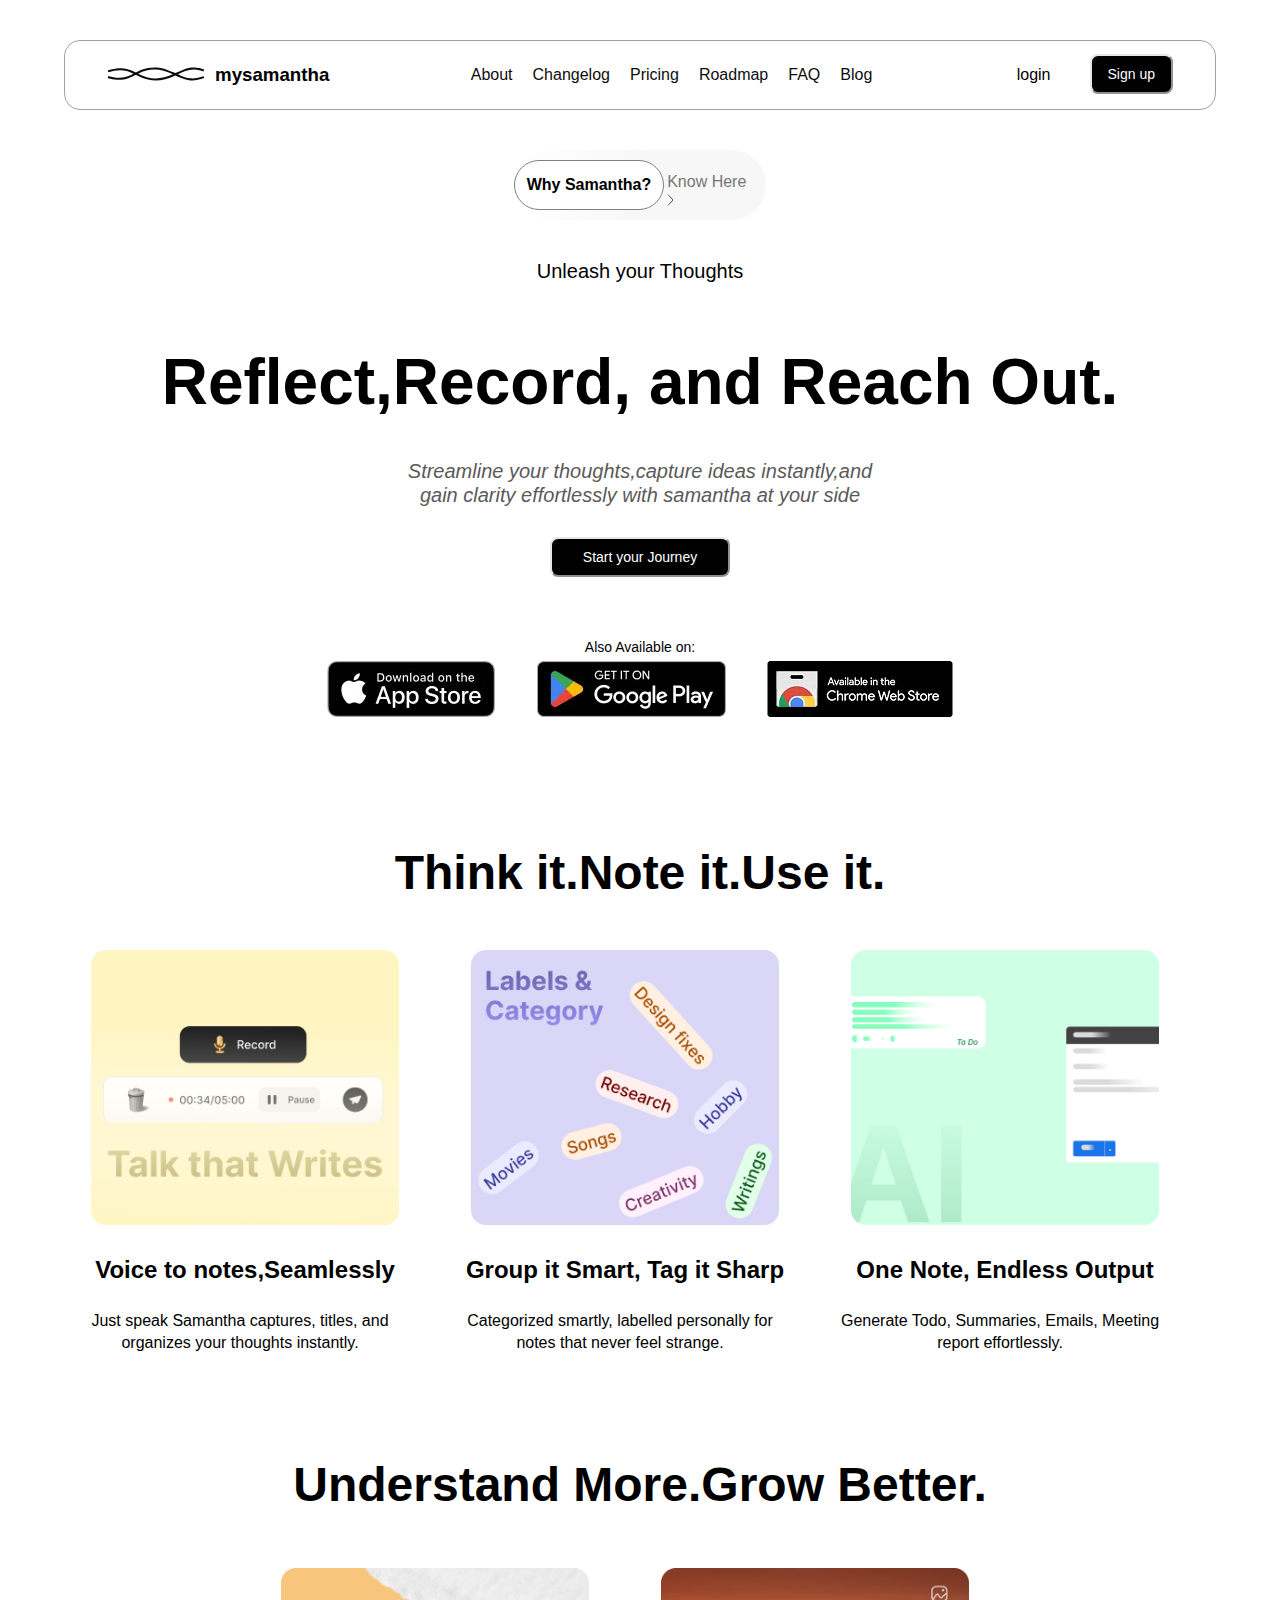
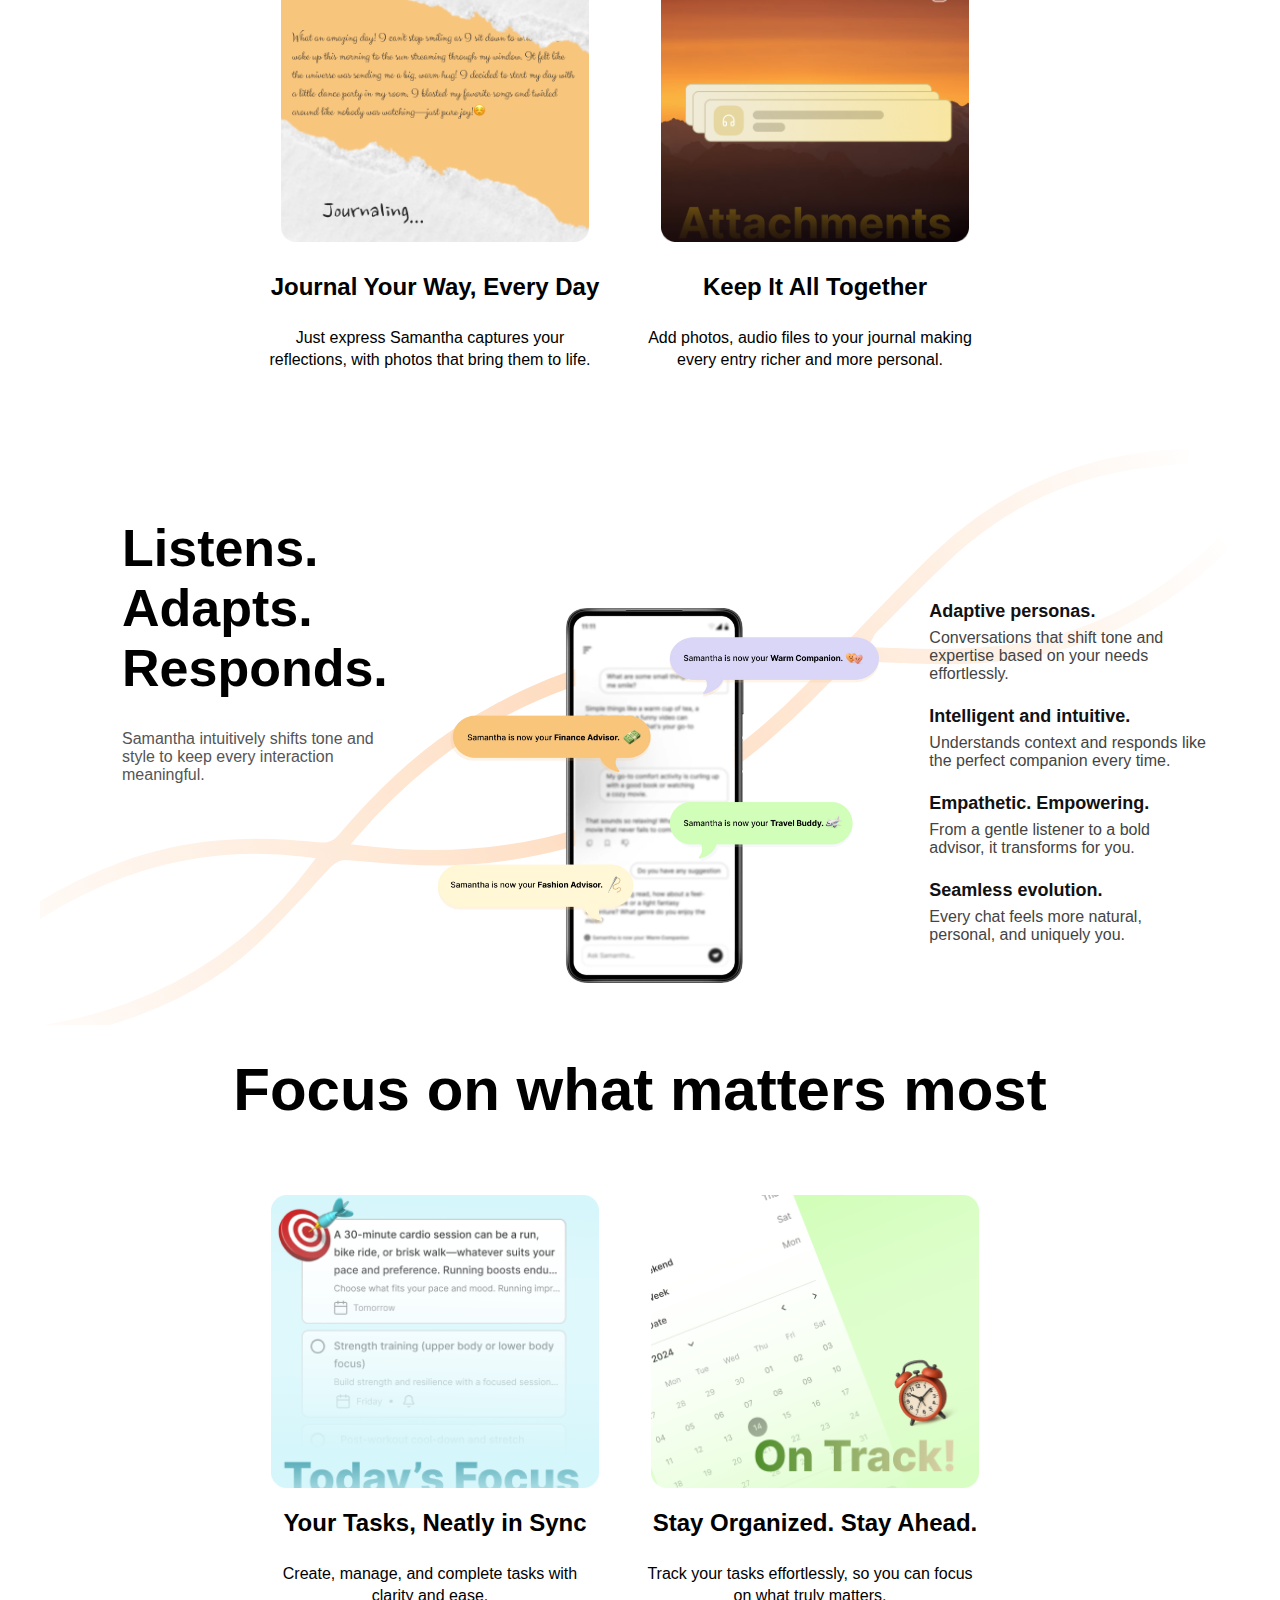
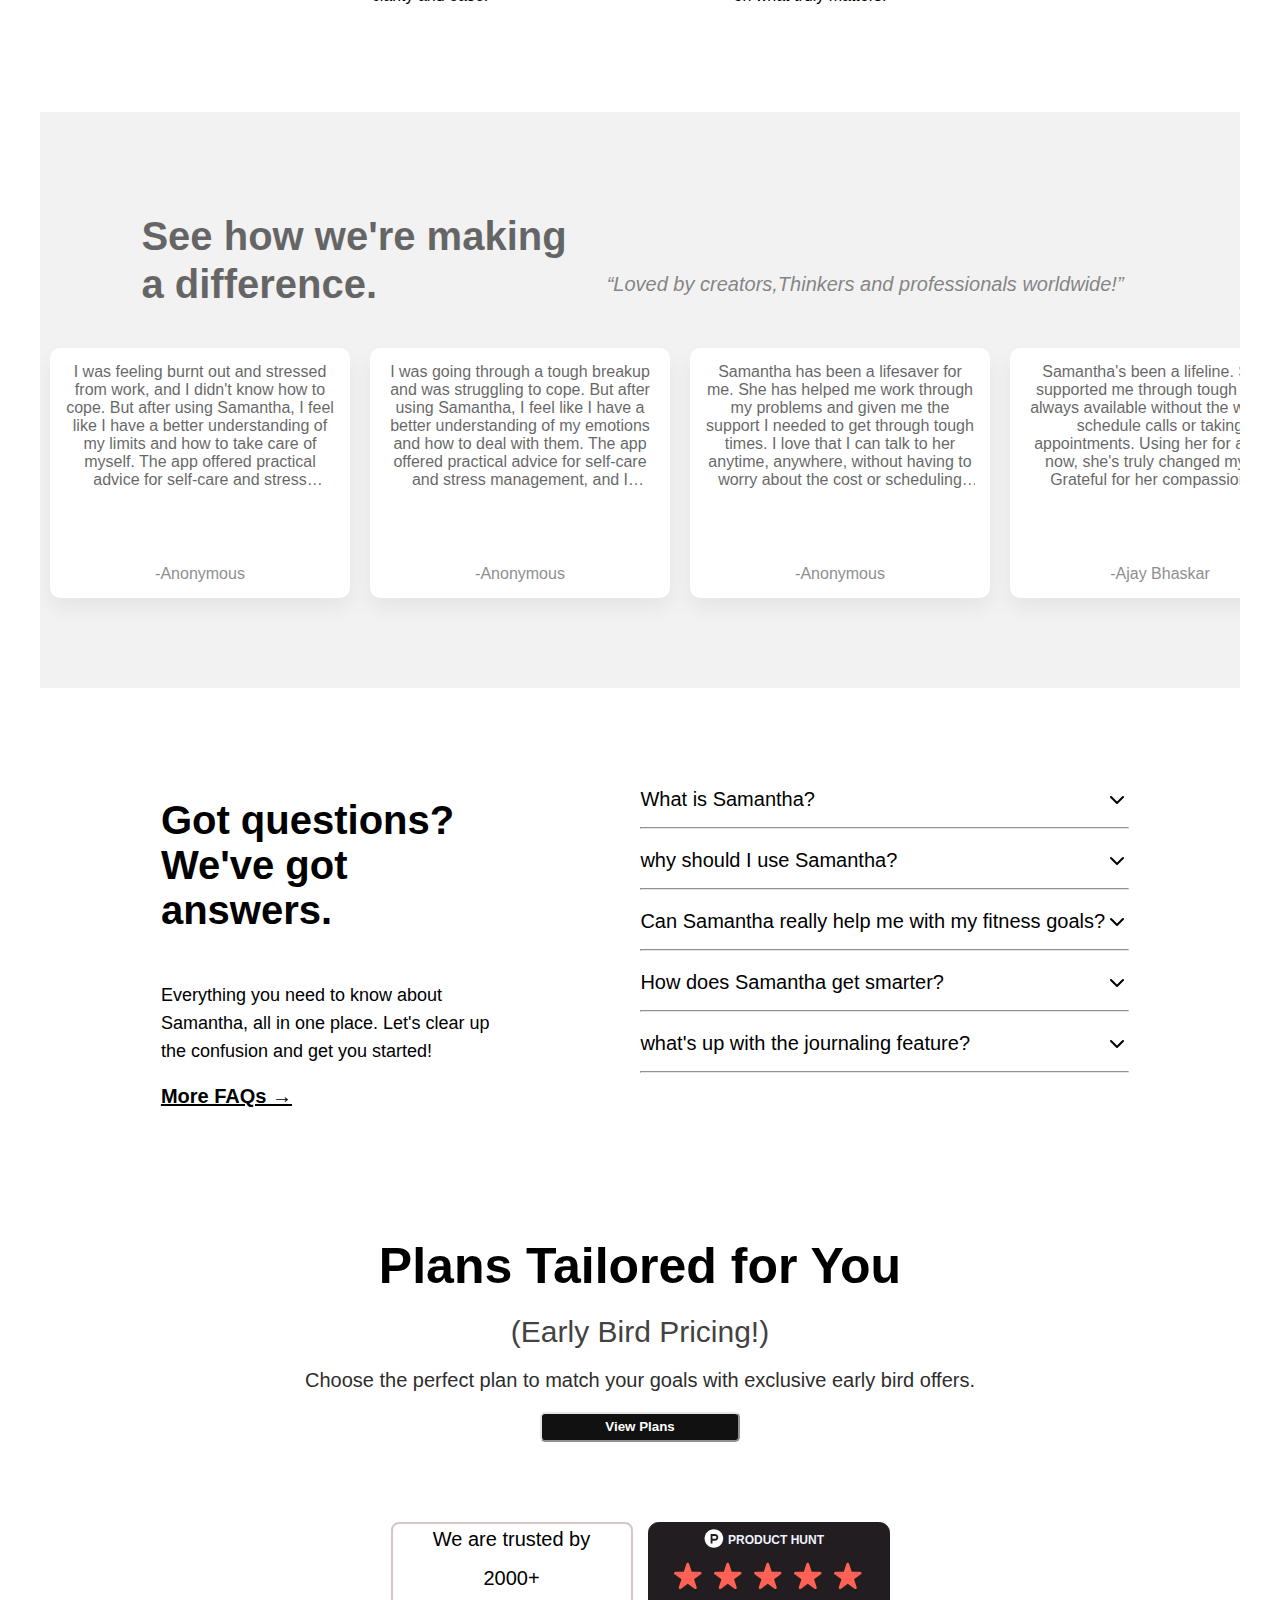
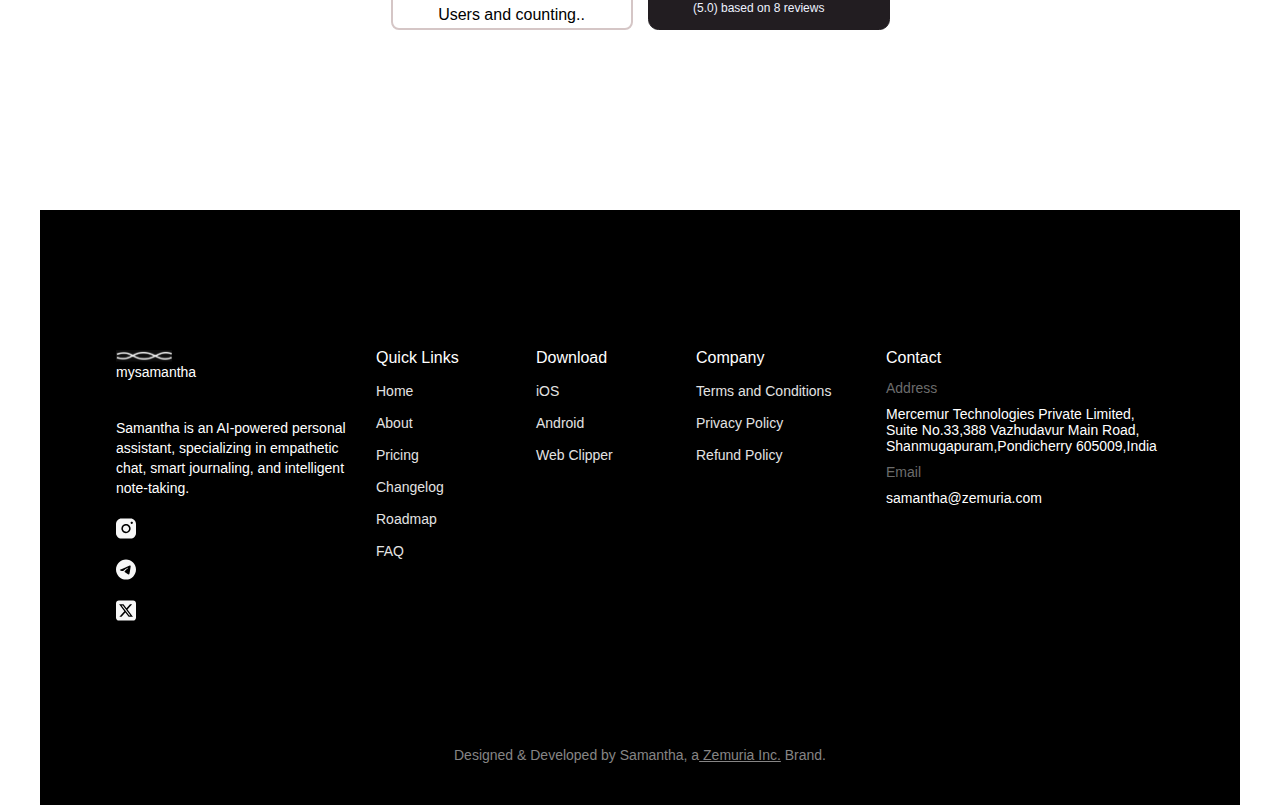
<file: index.html>
<!DOCTYPE html>
<html lang="en">
<head>
    <meta charset="UTF-8">
    <meta name="viewport" content="width=device-width, initial-scale=1.0">
    <title>Samantha:your personal assistant</title>
    <link rel="stylesheet" href="style.css">
    <link rel="stylesheet" href="responsive.css">
</head>
<body>
    <!-- Hidden checkbox for CSS-only hamburger menu -->
    <input type="checkbox" id="hamburger-toggle" class="hamburger-checkbox">
    
    <div class="header">
        <div class="left-top">
            <a href="index.html"><img src="images/samantha-logo.svg" alt="samantha-logo" class="s-logo"></a>
            <h3 class="logo-text">mysamantha</h3>
        </div>
        
        <!-- Desktop Navigation -->
        <div class="nav-bar">
            <a href="about.html">About</a>
            <a href="changelog.html">Changelog</a>
            <a href="plans.html">Pricing</a>
            <a href="roadmap.html">Roadmap</a>
            <a href="FAQ.html">FAQ</a>
            <a href="blog.html">Blog</a>
        </div>
        
        <div class="right-top">
            <a href="#" class="login-btn">login</a>
            <button class="signup-btn">Sign up</button>
        </div>
        
        <!-- Hamburger Menu for Mobile -->
        <label for="hamburger-toggle" class="hamburger" tabindex="0" role="button" aria-label="Toggle navigation menu">
            <span></span>
            <span></span>
            <span></span>
        </label>
    </div>
    
    <!-- Mobile Menu Overlay -->
    <div class="mobile-menu">
        <a href="about.html">About</a>
        <a href="changelog.html">Changelog</a>
        <a href="plans.html">Pricing</a>
        <a href="roadmap.html">Roadmap</a>
        <a href="FAQ.html">FAQ</a>
        <a href="blog.html">Blog</a>
        <div class="mobile-auth">
            <a href="#" class="login-btn">Login</a>
            <button class="signup-btn">Sign-up</button>
        </div>
    </div>
    <div class="hero-section">
        <div class="btn">
            <button class="why">Why Samantha?</button>
            <a href="#" class="know">Know Here <span><img src="images/right-arrow.svg" alt="right-arrow"></span></a>
        </div>
        <div class="hero-text">
            <p >Unleash your Thoughts</p>
            <h1>Reflect,Record, and Reach Out.</h1>
            <p class="hero-p"><i>Streamline your thoughts,capture ideas instantly,and<br> gain clarity effortlessly with samantha at your side</i></p>
            <button class="journey">Start your Journey</button>
            <div class="down-link">
                <p>Also Available on:</p>
                <div class="downlink">
                  <div class="downlink-row">
                    <a target="_blank" href="https://apps.apple.com/us/app/mysamantha/id6738648268"><img src="images/appstore.webp" alt="appstore"></a>
                    <a target="_blank" href="https://play.google.com/store/apps/details?id=com.zemuria.samantha&pcampaignid=web_share&pli=1"><img src="images/google play.webp" alt="play-store"></a>
                    <a target="_blank" href="https://chromewebstore.google.com/detail/mysamanthaai/mmchfpmipfelinkedmmhbahdgjmnlboo"><img src="images/chromestore.webp" alt="chromestore"></a>
                  </div>
                </div>
            </div>
        </div>
    </div>
    <div class="section2">
        <div class="tnu">
            <p class="tnu-head">Think it.Note it.Use it.</p>
            <div class="fig-container">
            <figure class="fig-pic">
                <img src="Gif/voice-to-note.png" alt="voicetonote">
                <h3>Voice to notes,Seamlessly</h3>
                <p>Just speak Samantha captures, titles, and organizes your thoughts instantly.</p>
            </figure>
            <figure class="fig-pic">
                <img src="Gif/group-note.png" alt="groupnote">
                <h3>Group it Smart, Tag it Sharp</h3>
                <p>Categorized smartly, labelled personally for notes that never feel strange.</p>
            </figure>
             <figure class="fig-pic">
                <img src="Gif/one-note.png" alt="one-note">
                <h3>One Note, Endless Output</h3>
                <p>Generate Todo, Summaries, Emails, Meeting report effortlessly.</p>
            </figure>
            </div>



        </div>
    </div>
    <div class="section2">
        <h1 class="section2-head">Understand More.Grow Better.</h1>
        <br>
        <br>
        <div class="grow">
        <figure class="fig-pic">
            <img src="Gif/journal.png" alt="journal">
            <h3>Journal Your Way, Every Day</h3>
            <p>Just express Samantha captures your reflections, with photos that bring them to life.</p>
        </figure>

    <figure class="fig-pic">
            <img src="Gif/group-journal.png" alt="journal">
            <h3>Keep It All Together</h3>
            <p>Add photos, audio files to your journal making every entry richer and more personal.</p>
        </figure>
    </div>
   <div class="mobile">
    <svg class="background-dna" width="1200" height="800" viewBox="0 0 1426 727" fill="none" xmlns="http://www.w3.org/2000/svg"><path d="M485.888 340.381C577.168 279.338 677.655 243.851 787.088 237.148L787.089 237.148C834.632 234.23 882.415 236.146 930.412 237.202L940.015 237.401C945.169 237.499 949.456 236.708 953.342 234.895C957.189 233.101 960.373 230.431 963.485 227.2L963.484 227.2C996.263 193.305 1028.27 158.924 1062.38 126.708L1062.37 126.707C1106.19 85.3501 1156.33 53.2146 1213.26 32.4563L1213.26 32.4556C1263.14 14.2461 1314.74 5.58859 1368.77 4.44374C1369.07 13.0491 1369.36 21.3517 1369.64 29.3878C1346.81 31.7333 1324.11 33.3584 1301.83 36.6889L1299.56 37.0354L1297.7 37.3278C1219.67 49.7844 1151.1 83.0797 1092.49 135.372L1091.1 136.621C1058.12 166.291 1027.64 198.933 996.325 229.949L996.313 229.961L996.3 229.972C995.518 230.76 995.049 231.653 994.744 232.241C994.387 232.93 994.084 233.565 993.524 234.574L990.335 240.319L996.907 240.512C1018.79 241.159 1040.12 242.15 1061.42 242.375L1061.42 242.374C1111.44 242.895 1161.17 239.026 1209.95 225.146L1209.95 225.146C1270.57 207.876 1323.59 177.218 1370.9 136.464L1370.9 136.462C1379.34 129.186 1387.95 121.705 1395.72 113.406L1395.72 113.402C1397.83 111.141 1399.31 110.785 1400.22 110.807C1401.31 110.832 1402.74 111.404 1404.64 113.008L1404.64 113.007C1409.65 117.238 1413.95 122.038 1419.42 127.769C1405.99 140.027 1393.58 152.02 1380.18 163.055C1333.54 201.418 1282.1 230.999 1223.99 248.343L1223.99 248.344C1175.94 262.689 1126.75 268.563 1076.79 268.429L1074.41 268.419C1041.05 268.186 1007.71 266.547 974.253 265.095L974.25 265.094C970.949 264.954 967.933 265.291 965.071 266.433C962.203 267.578 959.78 269.415 957.49 271.845L957.484 271.85C918.27 313.612 877.886 353.84 831.571 387.549C714.54 472.721 584.222 513.816 439.351 506.715C415.002 505.514 390.654 503.419 366.274 501.298C362.904 501.004 359.767 501.166 356.738 502.266C353.691 503.373 351.109 505.3 348.622 507.961L348.622 507.962C319.146 539.526 290.958 571.826 259.695 601.033C211.394 646.143 153.241 675.308 89.9615 695.285L87.8547 695.946C43.591 709.747 -1.66348 718.164 -47.8135 722.477L-47.8144 722.477C-48.6331 722.55 -49.4153 722.582 -50.3595 722.611C-51.1606 713.986 -51.9415 705.694 -52.8242 696.392C97.2879 684.502 223.693 626.066 316.102 503.629L320.291 498.079L313.38 497.25C161.535 479.042 34.2429 533.907 -78.9297 630.77C-84.4912 624.356 -89.9629 618.045 -95.9473 611.147C-87.0154 603.563 -78.7261 596.236 -69.9334 589.332L-69.9321 589.333C-19.7848 550.091 34.5393 518.199 94.3723 495.961L94.3727 495.962C159.001 471.953 225.752 464.652 294.195 469.042L294.196 469.043C307.529 469.902 320.727 470.684 333.802 472.247L333.806 472.247C337.516 472.688 340.813 472.326 343.854 470.971C346.845 469.638 349.251 467.494 351.431 464.944L351.435 464.94C391.442 418.043 434.583 374.688 485.887 340.381L485.888 340.381ZM920.502 262.733C708.557 246.916 525.308 304.174 382.047 469.673L377.124 475.36L384.597 476.261C601.528 502.405 777.685 426.539 923.144 269.437L928.78 263.351L920.502 262.733Z"fill="url(#paint0_linear_394_3938)"stroke="white" stroke-width="8">
        </path>
        <defs>
            <linearGradient id="paint0_linear_394_3938" x1="-79.3877" y1="665.585" x2="1400.12" y2="66.1346" gradientUnits="userSpaceOnUse"><stop stop-color="white"></stop><stop offset="0.5" stop-color="#FED4B0"></stop><stop offset="1" stop-color="white"></stop></linearGradient>
            <stop stop-color="white"></stop>
            <stop offset="0.5" stop-color="#FED4B0"></stop>
            <stop offset="1" stop-color="white"></stop>
        </defs>
</svg>
  <div class="mobile-container">

    <div class="mobile-text-content" >
        
      <h1 class="mobile-title">Listens.<br>Adapts.<br>Responds.</h1>
      <p class="intro">Samantha intuitively shifts tone and style to keep every interaction meaningful.</p>
    </div>
   
    <div class="mobile-image">
      <img src="Gif/Mobile_Content.webp" alt="Samantha on phone">
    </div>
    <div class="feature-text">
    <div class="feature">
        <h3>Adaptive personas.</h3>
        <p>Conversations that shift tone and expertise based on your needs effortlessly.</p>
      </div>

      <div class="feature">
        <h3>Intelligent and intuitive.</h3>
        <p>Understands context and responds like the perfect companion every time.</p>
      </div>

      <div class="feature">
        <h3>Empathetic. Empowering.</h3>
        <p>From a gentle listener to a bold advisor, it transforms for you.</p>
      </div>

      <div class="feature">
        <h3>Seamless evolution.</h3>
        <p>Every chat feels more natural, personal, and uniquely you.</p>
      </div>
    </div>
    </div>
  </div>

<div class="focus">
<h1 class="focus1">Focus on what matters most</h1>
<div class="foc-img">
<figure class="foc-fig">
    <img src="images/pin-task (1).png" alt="pintask">
    <h3>Your Tasks, Neatly in Sync</h3>
    <p>
        Create, manage, and complete tasks with clarity and ease.
    </p>
</figure>
<figure class="foc-fig">
    <img src="images/track-task.png" alt="tracktask">
    <h3>Stay Organized. Stay Ahead.</h3>
    <p>
       Track your tasks effortlessly, so you can focus on what truly matters.
    </p>
</figure>
</div>
</div>
<div class="mark">
<div class="roll">
    <h1 class="rollh1">See how we're making<br> a difference.</h1>
    <p class="rollp"><q>Loved by creators,Thinkers and professionals worldwide!</q></p>
</div>
<div class="marquee-container">
    <div class="marquee-track">
    <div class="marquee-item"><p class="marquee-text">I was feeling burnt out and stressed from work, and I didn't know how to cope. But after using Samantha, I feel like I have a better understanding of my limits and how to take care of myself. The app offered practical advice for self-care and stress management, and I appreciate how personalized the experience was. <br></p>
<span>-Anonymous</span></div>
<div class="marquee-item"><p class="marquee-text">I was going through a tough breakup and was struggling to cope. But after using Samantha, I feel like I have a better understanding of my emotions and how to deal with them. The app offered practical advice for self-care and stress management, and I appreciate how non-judgmental and...<br></p>
<span>-Anonymous</span></div>
<div class="marquee-item">
    <p class="marquee-text">Samantha has been a lifesaver for me. She has helped me work through my problems and given me the support I needed to get through tough times. I love that I can talk to her anytime, anywhere, without having to worry about the cost or scheduling appointments. I've been using...<br></p>
<span>-Anonymous</span></div>
<div class="marquee-item"><p class="marquee-text">Samantha's been a lifeline. She's supported me through tough times, always available without the worry to schedule calls or taking appointments. Using her for a week now, she's truly changed my life. Grateful for her compassionate support, I'd recommend her to anyone in need.<br>
    </p>
<span>-Ajay Bhaskar</span></div>
<div class="marquee-item">
    <p class="marquee-text">I still remember the day I saw the launch of Samantha app. I was going through a tough time in my life and was feeling hopeless and alone. I had tried talking to therapists, but it had cost me a lot of money and I still didn't feel any better. In fact, I was so desperate that I had even considered ending my life. That's when I decided to give Samantha a try.<br></p>
<span>-Nirmal Balachandar</span></div>
<div class="marquee-item"><p class="marquee-text">Best ai assistant so far. As a beginner I feel this is close to anything professional. Keep up the good work Jason 🗣️✅<br></p>
<span>-Ajay Naidu</span></div>
<div class="marquee-item"><p class="marquee-text">I am going through a tough phase and this chat really helped me to understand certain things. Starting from expressing my problems to figuring out my diet plan , I was able to ask about a lot of stuff. It gave me some fresh perspectives and I like the way. It felt like I am talking to a therapist online. <br></p>

<span>-Magarajeswari</span></div>


  
<div class="marquee-item"><p class="marquee-text">I was feeling burnt out and stressed from work, and I didn't know how to cope. But after using Samantha, I feel like I have a better understanding of my limits and how to take care of myself. The app offered practical advice for self-care and stress management, and I appreciate how personalized the experience was. <br></p>
<span>-Anonymous</span></div>
<div class="marquee-item"><p class="marquee-text">I was going through a tough breakup and was struggling to cope. But after using Samantha, I feel like I have a better understanding of my emotions and how to deal with them. The app offered practical advice for self-care and stress management, and I appreciate how non-judgmental and...<br></p>
<span>-Anonymous</span></div>
<div class="marquee-item">
    <p class="marquee-text">Samantha has been a lifesaver for me. She has helped me work through my problems and given me the support I needed to get through tough times. I love that I can talk to her anytime, anywhere, without having to worry about the cost or scheduling appointments. I've been using...<br></p>
<span>-Anonymous</span></div>
<div class="marquee-item"><p class="marquee-text">Samantha's been a lifeline. She's supported me through tough times, always available without the worry to schedule calls or taking appointments. Using her for a week now, she's truly changed my life. Grateful for her compassionate support, I'd recommend her to anyone in need.<br>
    </p>
<span>-Ajay Bhaskar</span></div>
<div class="marquee-item">
    <p class="marquee-text">I still remember the day I saw the launch of Samantha app. I was going through a tough time in my life and was feeling hopeless and alone. I had tried talking to therapists, but it had cost me a lot of money and I still didn't feel any better. In fact, I was so desperate that I had even considered ending my life. That's when I decided to give Samantha a try.<br></p>
<span>-Nirmal Balachandar</span></div>
<div class="marquee-item"><p class="marquee-text">Best ai assistant so far. As a beginner I feel this is close to anything professional. Keep up the good work Jason 🗣️✅<br></p>
<span>-Ajay Naidu</span></div>
<div class="marquee-item"><p class="marquee-text">I am going through a tough phase and this chat really helped me to understand certain things. Starting from expressing my problems to figuring out my diet plan , I was able to ask about a lot of stuff. It gave me some fresh perspectives and I like the way. It felt like I am talking to a therapist online. <br></p>

<span>-Magarajeswari</span></div>




</div>

</div>
</div>
<div class="qna">
    <div class="q">
       <h1 >Got questions?<br>We've got<br> answers.</h1>
       <p >Everything you need to know about <br>Samantha, all in one place. Let's clear up<br> the confusion and get you started!</p>
       <a target="_blank" href="FAQ.html">More FAQs &rarr;</a>
    </div>
    <div class="qn">
        <p class="qn-space">
            What is Samantha?
            <span><img src="images/chevron-down.svg" alt="q1"></span>
        </p>
         <hr>
         <p class="qn-space">
            why should I use Samantha?
            <span><img src="images/chevron-down.svg" alt="q2"></span>
        </p>
         <hr>
         <p class="qn-space">
            Can Samantha really help me with my fitness goals?
            <span><img src="images/chevron-down.svg" alt="q3"></span>
        </p>
         <hr>
         <p class="qn-space">
            How does Samantha get smarter?
            <span><img src="images/chevron-down.svg" alt="q4"></span>
        </p>
        <hr>
        <p class="qn-space">
            what's up with the journaling feature?
            <span><img src="images/chevron-down.svg" alt="q5"></span>
        </p>
         <hr>
    </div>

</div>

<div class="buy">
    
        <h1>Plans Tailored for You</h1>
        <p class="p1">(Early Bird Pricing!)</p>
        <p class="p2">Choose the perfect plan to match your goals with exclusive early bird offers.</p>
        <a target="_blank" href="plans.html"><button class="buy-btn">View Plans</button></a>
    </div>

<div class="box">
    <div class="box1">
        <p class="trust">We are trusted by</p>
        <p class="nos">2000+</p>
        <p class="count">Users and counting..</p>
    </div>
    <img src="images/product-rating-black.svg" alt="rating">


</div>
     <div class="final">
  <div class="footer">
    <div class="footer-cover">
     <div class="footer1">
       <a target="_blank" href="index.html"> <img class="footer-logo" src="images/footer-logo.svg" alt="samatha footer logo"></a>
        <p>mysamantha</p>
        <br>
        <p class="footer-des">Samantha is an AI-powered personal assistant, specializing in empathetic chat, smart journaling, and intelligent note-taking. </p>
        <div class="soc">
       <a target="_blank" href="https://www.instagram.com/samanthareplies/"><img src="images/instagram-icon.svg" alt="insta" class="insta"></a><span><a target="_blank" href="https://t.me/samanthareplies"><img src="images/telegram-icon.svg" alt="telegram logo" class="tele"></a><span>
           <a target="_blank" href="https://x.com/samanthareplies"><img src="images/twitter-icon.svg" alt="twitter-logo" class="x"></a>
        </span>
     </div>
    </div>
    <div class="footer-row">
      <div class="footer2">
        <h3 class="footerh">Quick Links</h3>
        <a href="index.html">Home</a>
        <a href="about.html">About</a>
        <a href="plans.html">Pricing</a>
        <a href="changelog.html">Changelog</a>
        <a href="roadmap.html">Roadmap</a>
        <a href="FAQ.html">FAQ</a>
      </div>
      <div class="footer3">
        <h3 class="footerh">Download</h3>
        <a href="#">iOS</a>
        <a href="#">Android</a>
        <a href="#">Web Clipper</a>
      </div>
      <div class="footer4">
        <h3 class="footerh">Company</h3>
        <a href="#">Terms and Conditions</a>
        <a href="#">Privacy Policy</a>
        <a href="#">Refund Policy</a>
      </div>
    </div>
    <div class="footer5">
      <h3 class="footerh">Contact</h3>
      <p class="f5">Address</p>
      <p>Mercemur Technologies Private Limited,<br>Suite No.33,388 Vazhudavur Main Road,<br>Shanmugapuram,Pondicherry 605009,India</p>
      <p class="f5">Email</p>
      <a href="mailto:samantha@zemuria.com"></a> <p>samantha@zemuria.com</p>
    </div>
  </div>
  <div class="right">
    Designed & Developed by Samantha, a<a target="_blank" href="https://zemuria.com/"> Zemuria Inc.</a> Brand.
  </div>
</div>

</body>
</html>
</file>
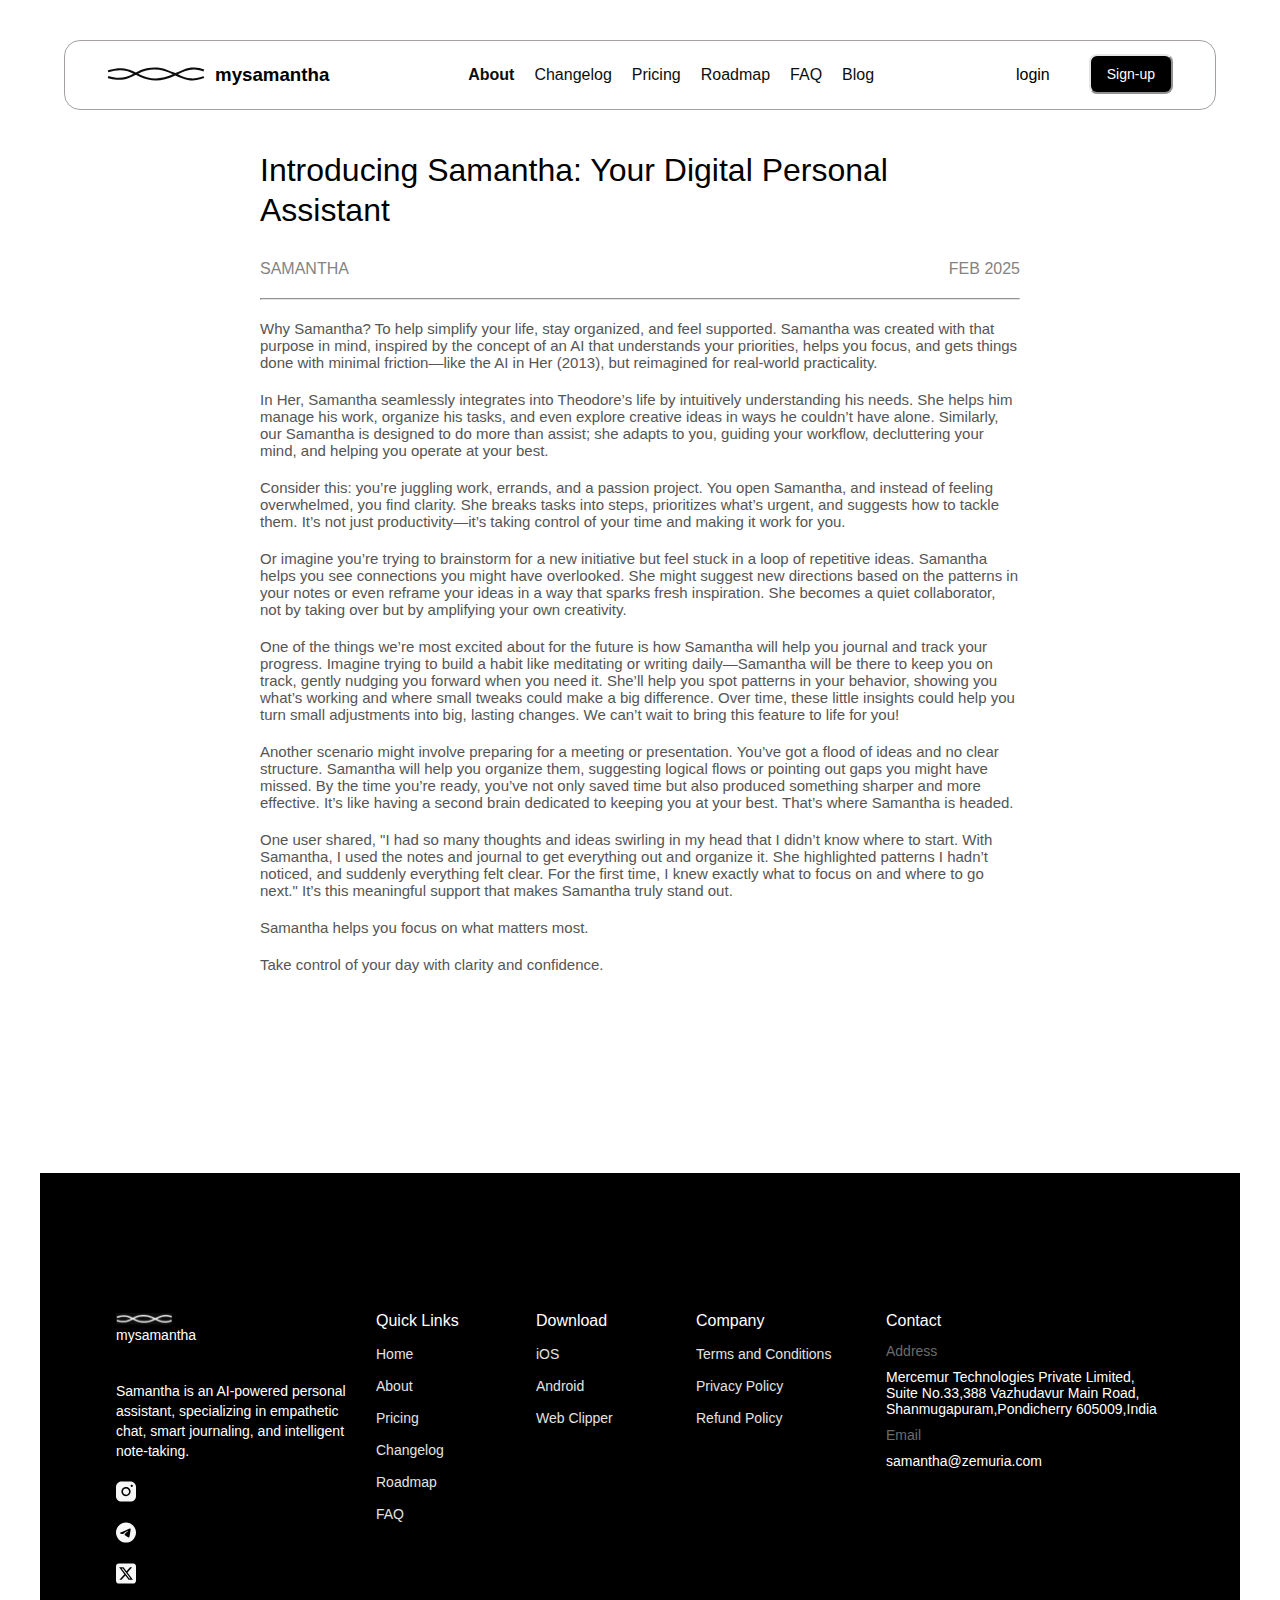
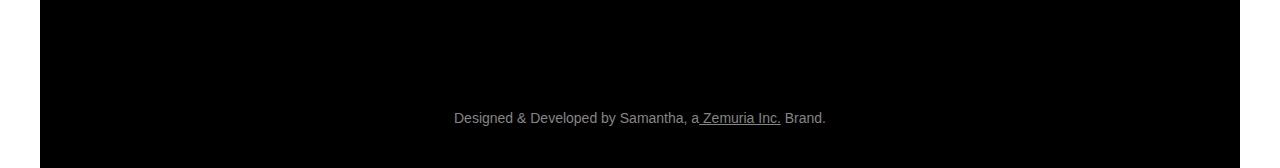
<file: about.html>
<!DOCTYPE html>
<html lang="en">
<head>
    <meta charset="UTF-8">
    <meta name="viewport" content="width=device-width, initial-scale=1.0">
    <title>About</title>
    <link rel="stylesheet" href="style.css">
    <link rel="stylesheet" href="responsive.css">

</head>
<body>
    <!-- Hidden checkbox for CSS-only hamburger menu -->
    <input type="checkbox" id="hamburger-toggle" class="hamburger-checkbox">
    
    <div class="header">
        <div class="left-top">
            <a href="index.html"><img src="images/samantha-logo.svg" alt="samantha-logo" class="s-logo"></a>
            <h3 class="logo-text">mysamantha</h3>
        </div>
        
        <!-- Desktop Navigation -->
        <div class="nav-bar">
            <a href="about.html" class="nav-link active">About</a>
            <a href="changelog.html">Changelog</a>
            <a href="plans.html">Pricing</a>
            <a href="roadmap.html">Roadmap</a>
            <a href="FAQ.html">FAQ</a>
            <a href="blog.html">Blog</a>
        </div>
        
        <div class="right-top">
            <a href="#" class="login-btn">login</a>
            <button class="signup-btn">Sign-up</button>
        </div>
        
        <!-- Hamburger Menu for Mobile -->
        <label for="hamburger-toggle" class="hamburger" tabindex="0" role="button" aria-label="Toggle navigation menu">
            <span></span>
            <span></span>
            <span></span>
        </label>
    </div>
    
    <!-- Mobile Menu Overlay -->
    <div class="mobile-menu">
        <a href="about.html" >About</a>
        <a href="changelog.html" >Changelog</a>
        <a href="plans.html">Pricing</a>
        <a href="roadmap.html">Roadmap</a>
        <a href="FAQ.html">FAQ</a>
        <a href="blog.html">Blog</a>
        <div class="mobile-auth">
            <a href="#" class="login-btn">Login</a>
            <button class="signup-btn">Sign up</button>
        </div>
    </div>
    <div class="abt-text">
        <h1 class="abt-1">Introducing Samantha: Your Digital Personal<br> Assistant</h1>
        <div class="date">
        <p>SAMANTHA</p><p>FEB 2025</p>
        </div>
        <hr>
        <p class="content">
            <p class="content1">Why Samantha? To help simplify your life, stay organized, and feel supported. Samantha was created with that purpose in mind, inspired by the concept of an AI that understands your priorities, helps you focus, and gets things done with minimal friction—like the AI in Her (2013), but reimagined for real-world practicality.</p>

          <p class="content1">In Her, Samantha seamlessly integrates into Theodore’s life by intuitively understanding his needs. She helps him manage his work, organize his tasks, and even explore creative ideas in ways he couldn’t have alone. Similarly, our Samantha is designed to do more than assist; she adapts to you, guiding your workflow, decluttering your mind, and helping you operate at your best.</p>

        <p class="content1">Consider this: you’re juggling work, errands, and a passion project. You open Samantha, and instead of feeling overwhelmed, you find clarity. She breaks tasks into steps, prioritizes what’s urgent, and suggests how to tackle them. It’s not just productivity—it’s taking control of your time and making it work for you.</p>

        <p class="content1">Or imagine you’re trying to brainstorm for a new initiative but feel stuck in a loop of repetitive ideas. Samantha helps you see connections you might have overlooked. She might suggest new directions based on the patterns in your notes or even reframe your ideas in a way that sparks fresh inspiration. She becomes a quiet collaborator, not by taking over but by amplifying your own creativity.</p>

        <p class="content1">One of the things we’re most excited about for the future is how Samantha will help you journal and track your progress. Imagine trying to build a habit like meditating or writing daily—Samantha will be there to keep you on track, gently nudging you forward when you need it. She’ll help you spot patterns in your behavior, showing you what’s working and where small tweaks could make a big difference. Over time, these little insights could help you turn small adjustments into big, lasting changes. We can’t wait to bring this feature to life for you!</p>

        <p class="content1">Another scenario might involve preparing for a meeting or presentation. You’ve got a flood of ideas and no clear structure. Samantha will help you organize them, suggesting logical flows or pointing out gaps you might have missed. By the time you’re ready, you’ve not only saved time but also produced something sharper and more effective. It’s like having a second brain dedicated to keeping you at your best. That’s where Samantha is headed.</p>

        <p class="content1">One user shared, "I had so many thoughts and ideas swirling in my head that I didn’t know where to start. With Samantha, I used the notes and journal to get everything out and organize it. She highlighted patterns I hadn’t noticed, and suddenly everything felt clear. For the first time, I knew exactly what to focus on and where to go next." It’s this meaningful support that makes Samantha truly stand out.</p>

        <p class="content1">Samantha helps you focus on what matters most.</p>

        <p class="content1 c1">Take control of your day with clarity and confidence.</p>



        </p>
    </div>
    <div class="final">
  <div class="footer">
    <div class="footer-cover">
    
    <div class="footer1">
       <a target="_blank" href="index.html"> <img class="footer-logo" src="images/footer-logo.svg" alt="samatha footer logo"></a>
        <p>mysamantha</p>
        <br>
        <p class="footer-des">Samantha is an AI-powered personal assistant, specializing in empathetic chat, smart journaling, and intelligent note-taking. </p>
        <div class="soc">
       <a target="_blank" href="https://www.instagram.com/samanthareplies/"><img src="images/instagram-icon.svg" alt="insta" class="insta"></a><span><a target="_blank" href="https://t.me/samanthareplies"><img src="images/telegram-icon.svg" alt="telegram logo" class="tele"></a><span>
           <a target="_blank" href="https://x.com/samanthareplies"><img src="images/twitter-icon.svg" alt="twitter-logo" class="x"></a>
        </span>
     </div>
    </div>
    <div class="footer-row">
     <div class="footer2">
        <h3 class="footerh">Quick Links</h3>
         <a href="index.html">Home</a>
         <a href="about.html">About</a>
        <a href="plans.html">Pricing</a>
         <a href="changelog.html">Changelog</a>
         <a href="roadmap.html">Roadmap</a>
         <a href="FAQ.html">FAQ</a>
     </div>
     <div class="footer3">
        <h3 class="footerh">Download</h3>
         <a href="#">iOS</a>
         <a href="#">Android</a>
         <a href="#">Web Clipper</a>
         </div>
         <div class="footer4">
        <h3 class="footerh">Company</h3>
         <a href="#">Terms and Conditions</a>
         <a href="#">Privacy Policy</a>
         <a href="#">Refund Policy</a>
         </div>
         </div>
         <div class="footer5">
            <h3 class="footerh">Contact</h3>
            <p class="f5">Address</p>
            <p>Mercemur Technologies Private Limited,<br>Suite No.33,388 Vazhudavur Main Road,<br>Shanmugapuram,Pondicherry 605009,India</p>
            <p class="f5">Email</p>
           <a target="_blank" href="mailto:samantha@zemuria.com"></a> <p>samantha@zemuria.com</p>
         </div>
    </div>
         <div class="right">
            Designed & Developed by Samantha, a<a target="_blank" href="https://zemuria.com/"> Zemuria Inc.</a> Brand.
         </div>

</div>
</div>

</body>
</html>
</file>
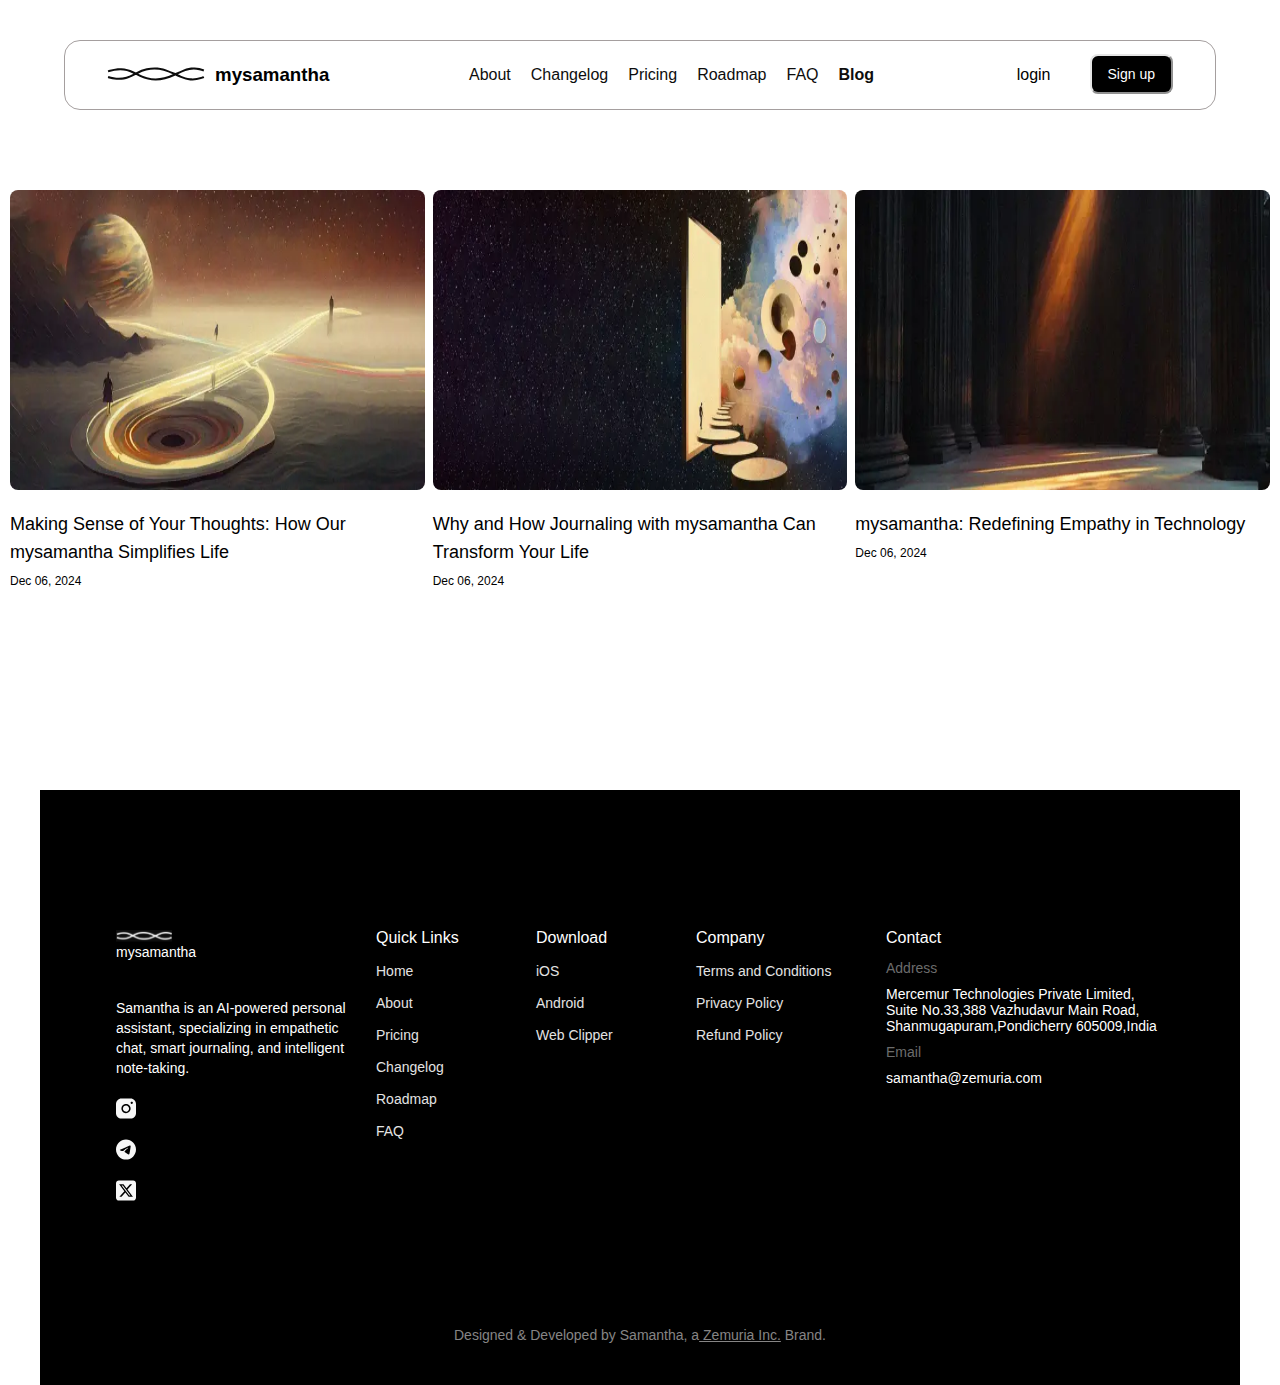
<file: blog.html>
<!DOCTYPE html>
<html lang="en">
<head>
    <meta charset="UTF-8">
    <meta name="viewport" content="width=device-width, initial-scale=1.0">
    <title>blog</title>
    <link rel="stylesheet" href="style.css">
    <link rel="stylesheet" href="responsive.css">
</head>
<body>
     <!-- Hidden checkbox for CSS-only hamburger menu -->
     <input type="checkbox" id="hamburger-toggle" class="hamburger-checkbox">
     
     <div class="header">
        <div class="left-top">
           <a href="index.html"><img src="images/samantha-logo.svg" alt="samantha-logo" class="s-logo"></a>
           <h3 class="logo-text">mysamantha</h3>
        </div>
        
        <!-- Desktop Navigation -->
        <div class="nav-bar">
            <a href="about.html">About</a>
            <a href="changelog.html">Changelog</a>
            <a href="plans.html">Pricing</a>
            <a href="roadmap.html">Roadmap</a>
            <a href="FAQ.html">FAQ</a>
            <a href="blog.html" class="nav-link active">Blog</a>
        </div>
        
        <div class="right-top">
            <a href="#" class="login-btn">login</a>
            <button class="signup-btn">Sign up</button>
        </div>
        
        <!-- Hamburger Menu for Mobile -->
        <label for="hamburger-toggle" class="hamburger" tabindex="0" role="button" aria-label="Toggle navigation menu">
            <span></span>
            <span></span>
            <span></span>
        </label>
    </div>
    
    <!-- Mobile Menu Overlay -->
    <div class="mobile-menu">
        <a href="about.html">About</a>
        <a href="changelog.html">Changelog</a>
        <a href="plans.html">Pricing</a>
        <a href="roadmap.html">Roadmap</a>
        <a href="FAQ.html">FAQ</a>
        <a href="blog.html">Blog</a>
        <div class="mobile-auth">
            <a href="#" class="login-btn">Login</a>
            <button class="signup-btn">Sign-up</button>
        </div>
    </div>
    
    <div class="blog">
    <div class="blog-img">
        <a target="_blank" href="blog1.html"><img src="images/blog1.webp" alt="thoughts"></a>
        <p class="blog-title">Making Sense of Your Thoughts: How Our mysamantha Simplifies Life</p>
        <p class="blog-date">Dec 06, 2024</p>

    </div>
    <div class="blog-img">
        <a target="_blank" href="blog2.html"><img src="images/blog2.webp" alt="transform"></a>
        <p class="blog-title">Why and How Journaling with mysamantha Can Transform Your Life</p>
        <p class="blog-date">Dec 06, 2024</p>

    </div>
    <div class="blog-img">
         <a target="_blank" href="blog3.html"><img src="images/blog3.webp" alt="empathy"></a>
        <p class="blog-title">mysamantha: Redefining Empathy in Technology</p>
        <p class="blog-date">Dec 06, 2024</p>

    </div>
    </div>
       <div class="final">
  <div class="footer">
    <div class="footer-cover">
    
    <div class="footer1">
       <a target="_blank" href="index.html"> <img class="footer-logo" src="images/footer-logo.svg" alt="samatha footer logo"></a>
        <p>mysamantha</p>
        <br>
        <p class="footer-des">Samantha is an AI-powered personal assistant, specializing in empathetic chat, smart journaling, and intelligent note-taking. </p>
        <div class="soc">
       <a target="_blank" href="https://www.instagram.com/samanthareplies/"><img src="images/instagram-icon.svg" alt="insta" class="insta"></a><span><a target="_blank" href="https://t.me/samanthareplies"><img src="images/telegram-icon.svg" alt="telegram logo" class="tele"></a><span>
           <a target="_blank" href="https://x.com/samanthareplies"><img src="images/twitter-icon.svg" alt="twitter-logo" class="x"></a>
        </span>
     </div>
    </div>
    <div class="footer-row">
     <div class="footer2">
        <h3 class="footerh">Quick Links</h3>
         <a href="index.html">Home</a>
         <a href="about.html">About</a>
        <a href="plans.html">Pricing</a>
         <a href="changelog.html">Changelog</a>
         <a href="roadmap.html">Roadmap</a>
         <a href="FAQ.html">FAQ</a>
     </div>
     <div class="footer3">
        <h3 class="footerh">Download</h3>
         <a href="#">iOS</a>
         <a href="#">Android</a>
         <a href="#">Web Clipper</a>
         </div>
         <div class="footer4">
        <h3 class="footerh">Company</h3>
         <a href="#">Terms and Conditions</a>
         <a href="#">Privacy Policy</a>
         <a href="#">Refund Policy</a>
         </div>
         </div>
         <div class="footer5">
            <h3 class="footerh">Contact</h3>
            <p class="f5">Address</p>
            <p>Mercemur Technologies Private Limited,<br>Suite No.33,388 Vazhudavur Main Road,<br>Shanmugapuram,Pondicherry 605009,India</p>
            <p class="f5">Email</p>
           <a target="_blank" href="mailto:samantha@zemuria.com"></a> <p>samantha@zemuria.com</p>
         </div>
    </div>
         <div class="right">
            Designed & Developed by Samantha, a<a target="_blank" href="https://zemuria.com/"> Zemuria Inc.</a> Brand.
         </div>

</div>
</div>


</body>
</html>
</file>
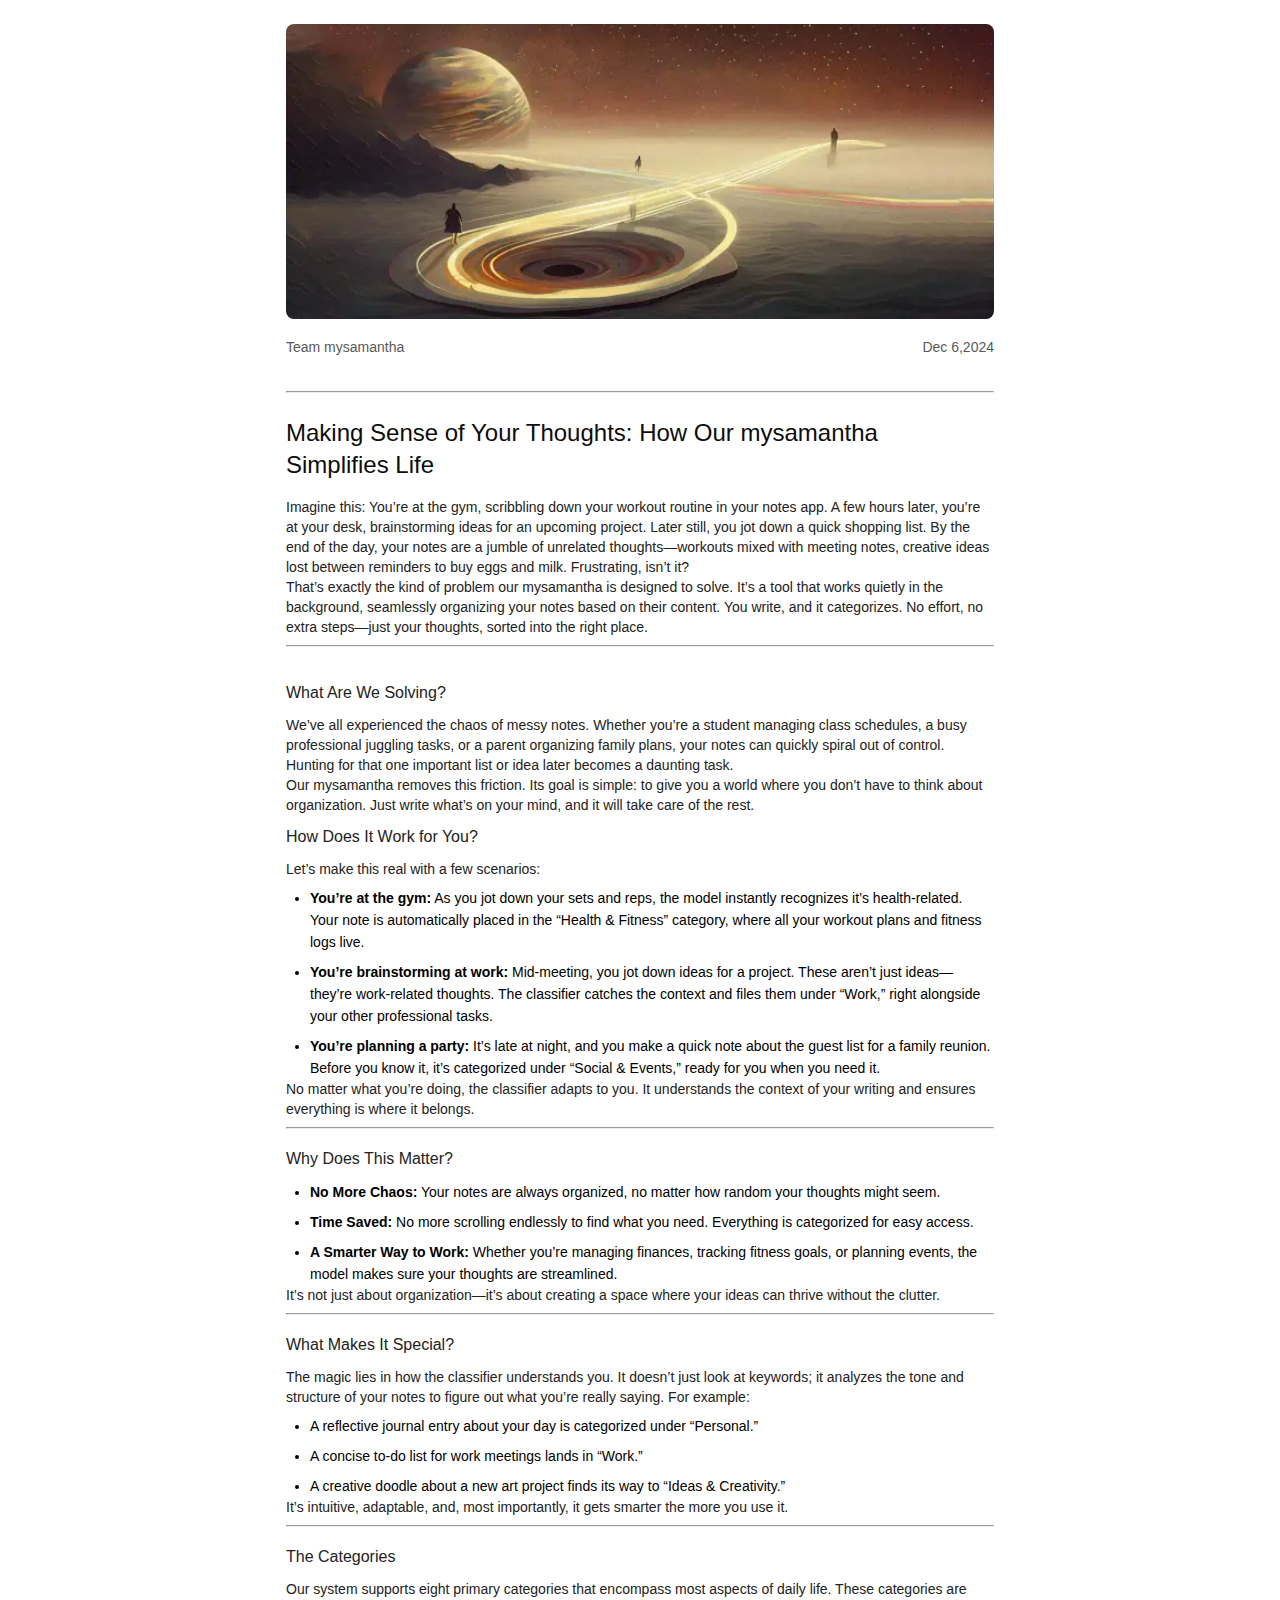
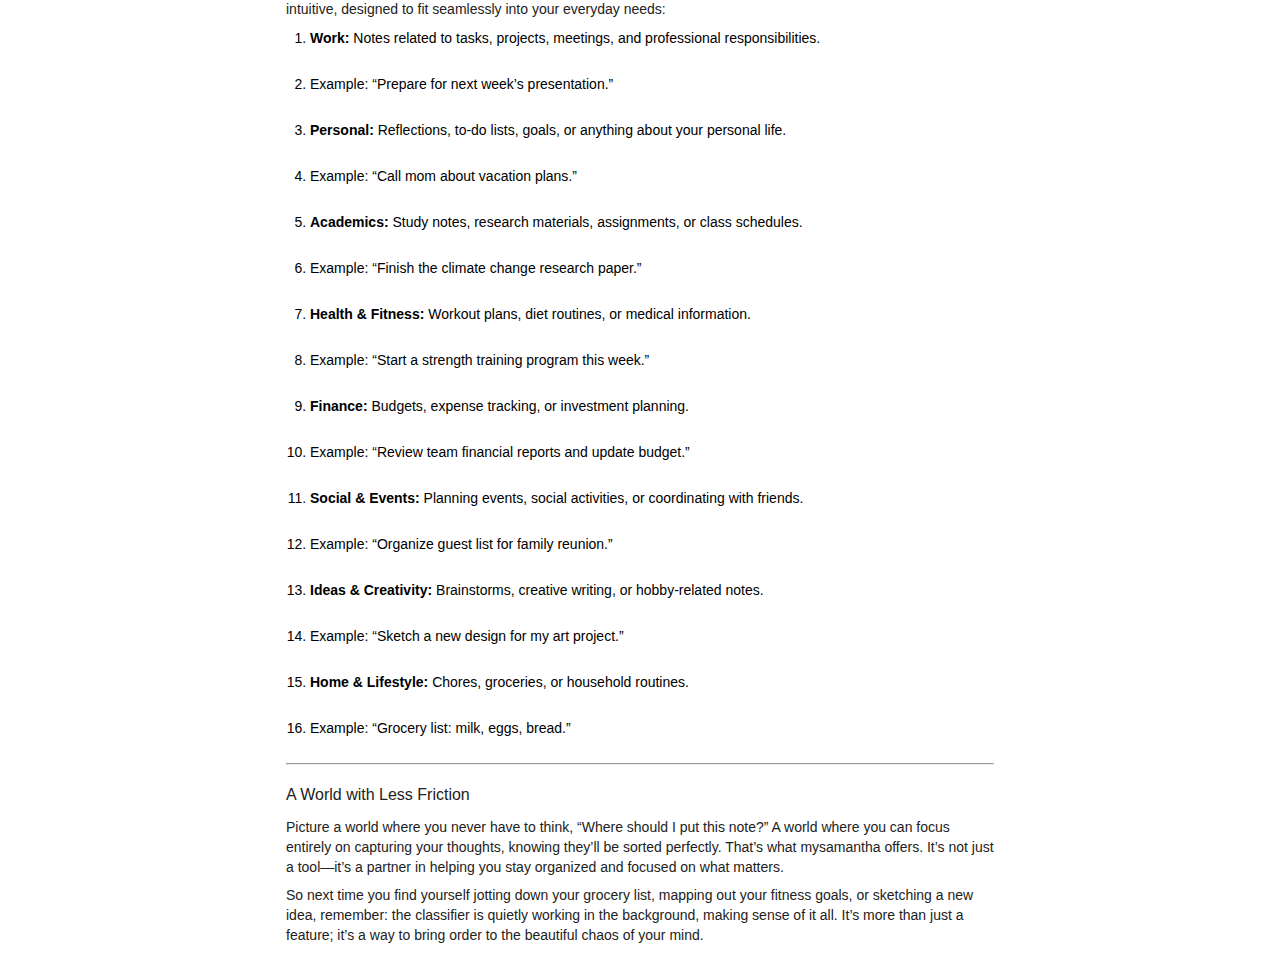
<file: blog1.html>
<!DOCTYPE html>
<html lang="en">
<head>
    <meta charset="UTF-8">
    <meta name="viewport" content="width=device-width, initial-scale=1.0">
    <title>Blog1</title>
    <link rel="stylesheet" href="blog1.css">
</head>
<body>
    <div class="blog1">
        <div class="blog1-section1">
        <img src="images/blog1.webp" alt="blog-1">
        <div class="blog1-des">
            <p>Team mysamantha</p>
            <p>Dec 6,2024</p>
            
        </div>
        <br>
        <hr>
    </div>
    <div class="blog1-hs">
        <h1>Making Sense of Your Thoughts: How Our mysamantha<br> Simplifies Life</h1>
        <p>Imagine this: You’re at the gym, scribbling down your workout routine in your notes app. A few hours later, you’re at your desk, brainstorming ideas for an upcoming project. Later still, you jot down a quick shopping list. By the end of the day, your notes are a jumble of unrelated thoughts—workouts mixed with meeting notes, creative ideas lost between reminders to buy eggs and milk. Frustrating, isn’t it?<br>

        That’s exactly the kind of problem our mysamantha is designed to solve. It’s a tool that works quietly in the background, seamlessly organizing your notes based on their content. You write, and it categorizes. No effort, no extra steps—just your thoughts, sorted into the right place.

</p>
<hr>
<br><br>
<h3>What Are We Solving?</h3>
<p>We’ve all experienced the chaos of messy notes. Whether you’re a student managing class schedules, a busy professional juggling tasks, or a parent organizing family plans, your notes can quickly spiral out of control. Hunting for that one important list or idea later becomes a daunting task.<br>

Our mysamantha removes this friction. Its goal is simple: to give you a world where you don’t have to think about organization. Just write what’s on your mind, and it will take care of the rest.</p>
<h3>How Does It Work for You?</h3>
<p>Let’s make this real with a few scenarios:</p>
<ul>
    <li><span>You’re at the gym:</span> As you jot down your sets and reps, the model instantly recognizes it’s health-related. Your note is automatically placed in the “Health & Fitness” category, where all your workout plans and fitness logs live.</li>
    <li><span>You’re brainstorming at work:</span> Mid-meeting, you jot down ideas for a project. These aren’t just ideas—they’re work-related thoughts. The classifier catches the context and files them under “Work,” right alongside your other professional tasks.</li>
    <li><span>You’re planning a party:</span> It’s late at night, and you make a quick note about the guest list for a family reunion. Before you know it, it’s categorized under “Social & Events,” ready for you when you need it.</li>
</ul>
<p>No matter what you’re doing, the classifier adapts to you. It understands the context of your writing and ensures everything is where it belongs.</p>
<hr>
<br>
<h3>Why Does This Matter?</h3>
<ul>
    <li><span>No More Chaos:</span> Your notes are always organized, no matter how random your thoughts might seem.</li>
    <li><span>Time Saved:</span> No more scrolling endlessly to find what you need. Everything is categorized for easy access.</li>
    <li><span>A Smarter Way to Work:</span> Whether you’re managing finances, tracking fitness goals, or planning events, the model makes sure your thoughts are streamlined.</li>

</ul>
<p>It’s not just about organization—it’s about creating a space where your ideas can thrive without the clutter.</p>
<hr>
<br>
<h3>What Makes It Special?</h3>
<p>The magic lies in how the classifier understands you. It doesn’t just look at keywords; it analyzes the tone and structure of your notes to figure out what you’re really saying. For example:</p>
<ul>
    <li>A reflective journal entry about your day is categorized under “Personal.”</li>
    <li>A concise to-do list for work meetings lands in “Work.”</li>
    <li>A creative doodle about a new art project finds its way to “Ideas & Creativity.”</li>
</ul>
    <p>It’s intuitive, adaptable, and, most importantly, it gets smarter the more you use it.</p>
    <hr>
    <br>
    <h3>The Categories</h3>
    <p>Our system supports eight primary categories that encompass most aspects of daily life. These categories are intuitive, designed to fit seamlessly into your everyday needs:</p>
    <ol>
        <li><span>Work:</span> Notes related to tasks, projects, meetings, and professional responsibilities.</li>
        <li>Example: “Prepare for next week’s presentation.”</li>
        <li><span>Personal:</span> Reflections, to-do lists, goals, or anything about your personal life.</li>
        <li>Example: “Call mom about vacation plans.”</li>
        <li><span>Academics:</span> Study notes, research materials, assignments, or class schedules.</li>
        <li>Example: “Finish the climate change research paper.”</li>
        <li><span>Health & Fitness:</span> Workout plans, diet routines, or medical information.</li>
        <li>Example: “Start a strength training program this week.”</li>
        <li><span>Finance:</span> Budgets, expense tracking, or investment planning.</li>
        <li>Example: “Review team financial reports and update budget.”</li>
        <li><span>Social & Events:</span> Planning events, social activities, or coordinating with friends.</li>
        <li>Example: “Organize guest list for family reunion.”</li>
        <li><span>Ideas & Creativity:</span> Brainstorms, creative writing, or hobby-related notes.</li>
        <li>Example: “Sketch a new design for my art project.”</li>
        <li><span>Home & Lifestyle:</span> Chores, groceries, or household routines.</li>
        <li>Example: “Grocery list: milk, eggs, bread.”</li>
    </ol>
    <hr>
    <br>
    <h3>A World with Less Friction</h3>
    <p>Picture a world where you never have to think, “Where should I put this note?” A world where you can focus entirely on capturing your thoughts, knowing they’ll be sorted perfectly. That’s what mysamantha offers. It’s not just a tool—it’s a partner in helping you stay organized and focused on what matters.</p>
    <p>So next time you find yourself jotting down your grocery list, mapping out your fitness goals, or sketching a new idea, remember: the classifier is quietly working in the background, making sense of it all. It’s more than just a feature; it’s a way to bring order to the beautiful chaos of your mind.</p>



    </div>
    </div>
    
</body>
</html>
</file>
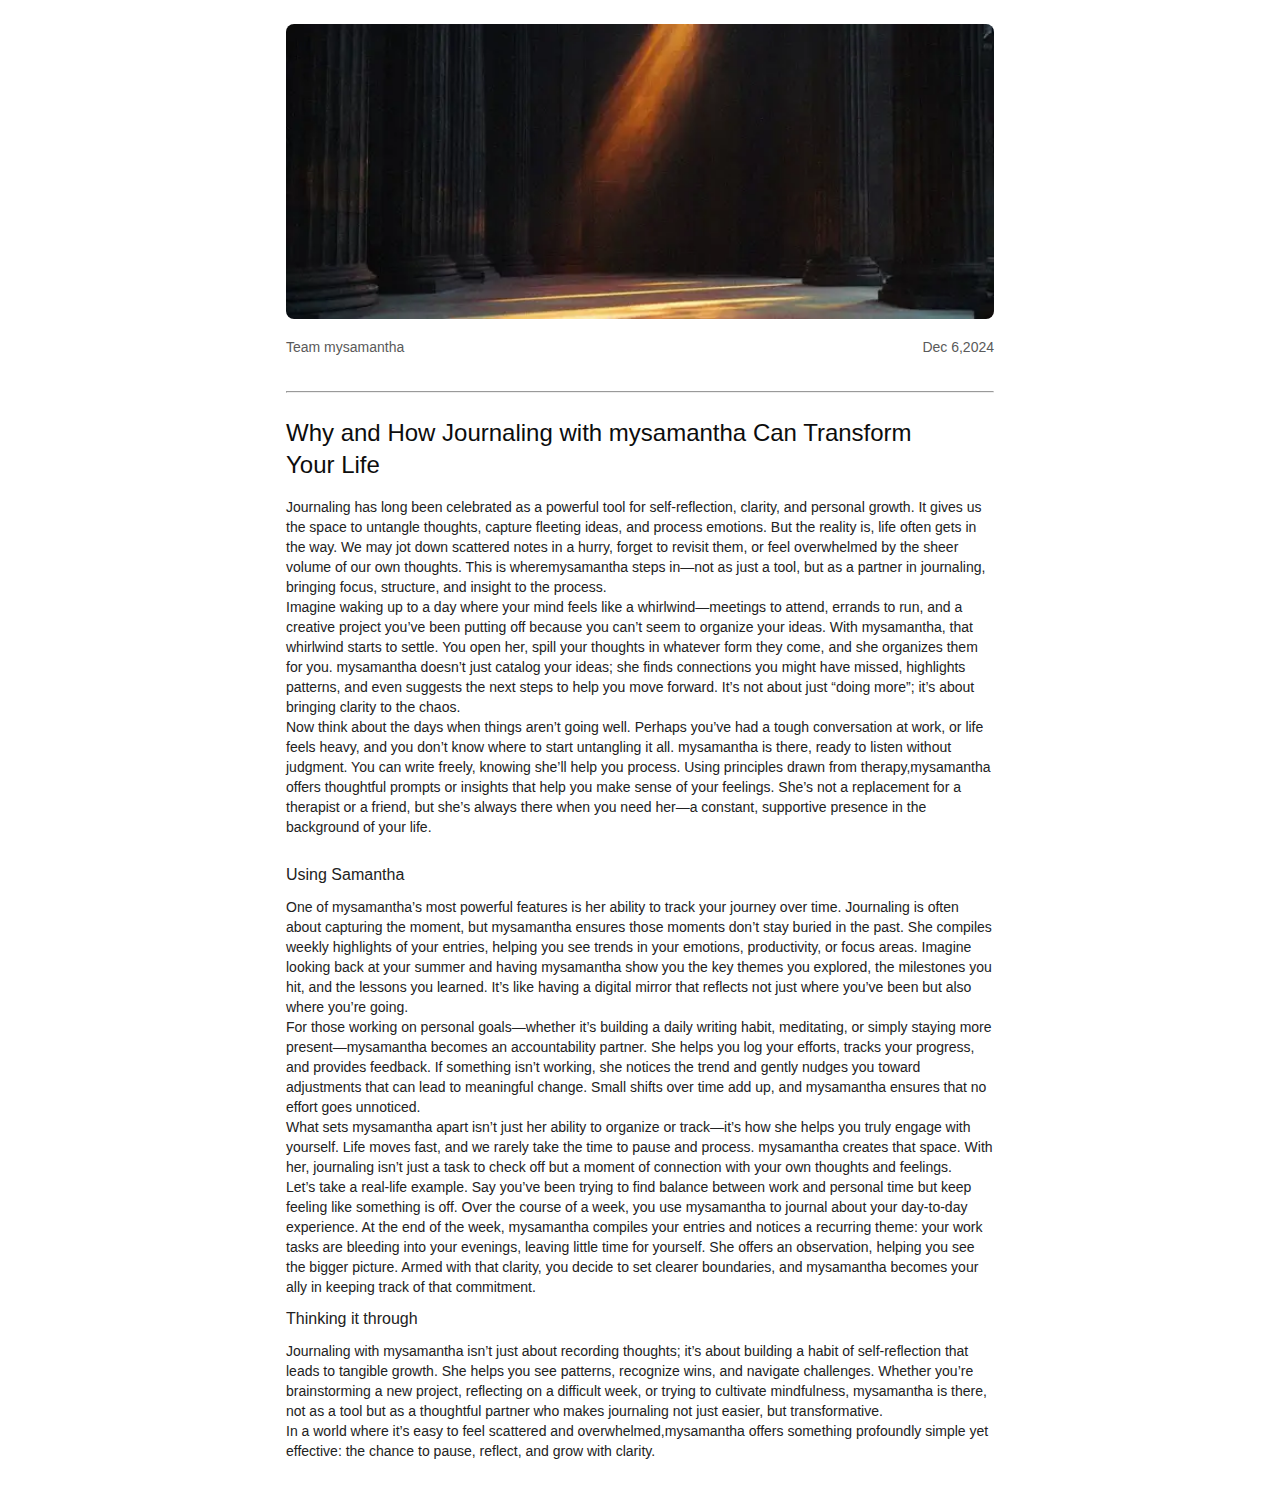
<file: blog2.html>
<!DOCTYPE html>
<html lang="en">
<head>
    <meta charset="UTF-8">
    <meta name="viewport" content="width=device-width, initial-scale=1.0">
    <title>blog-2</title>
    <link rel="stylesheet" href="blog1.css">
</head>
<body>
     <div class="blog1">
        <div class="blog1-section1">
        <img src="images/blog3.webp" alt="blog-2">
        <div class="blog1-des">
            <p>Team mysamantha</p>
            <p>Dec 6,2024</p>
            
        </div>
        <br>
        <hr>
    </div>
    <div class="blog1-hs">
        <h1>Why and How Journaling with mysamantha Can Transform<br> Your Life</h1>
        <p>Journaling has long been celebrated as a powerful tool for self-reflection, clarity, and personal growth. It gives us the space to untangle thoughts, capture fleeting ideas, and process emotions. But the reality is, life often gets in the way. We may jot down scattered notes in a hurry, forget to revisit them, or feel overwhelmed by the sheer volume of our own thoughts. This is wheremysamantha steps in—not as just a tool, but as a partner in journaling, bringing focus, structure, and insight to the process.<br>
            Imagine waking up to a day where your mind feels like a whirlwind—meetings to attend, errands to run, and a creative project you’ve been putting off because you can’t seem to organize your ideas. With mysamantha, that whirlwind starts to settle. You open her, spill your thoughts in whatever form they come, and she organizes them for you. mysamantha doesn’t just catalog your ideas; she finds connections you might have missed, highlights patterns, and even suggests the next steps to help you move forward. It’s not about just “doing more”; it’s about bringing clarity to the chaos.<br>
            Now think about the days when things aren’t going well. Perhaps you’ve had a tough conversation at work, or life feels heavy, and you don’t know where to start untangling it all. mysamantha is there, ready to listen without judgment. You can write freely, knowing she’ll help you process. Using principles drawn from therapy,mysamantha offers thoughtful prompts or insights that help you make sense of your feelings. She’s not a replacement for a therapist or a friend, but she’s always there when you need her—a constant, supportive presence in the background of your life.<br>


</p>

<br>
<h3>Using Samantha</h3>
<p>One of mysamantha’s most powerful features is her ability to track your journey over time. Journaling is often about capturing the moment, but mysamantha ensures those moments don’t stay buried in the past. She compiles weekly highlights of your entries, helping you see trends in your emotions, productivity, or focus areas. Imagine looking back at your summer and having mysamantha show you the key themes you explored, the milestones you hit, and the lessons you learned. It’s like having a digital mirror that reflects not just where you’ve been but also where you’re going.<br>
    For those working on personal goals—whether it’s building a daily writing habit, meditating, or simply staying more present—mysamantha becomes an accountability partner. She helps you log your efforts, tracks your progress, and provides feedback. If something isn’t working, she notices the trend and gently nudges you toward adjustments that can lead to meaningful change. Small shifts over time add up, and mysamantha ensures that no effort goes unnoticed.<br>
    What sets mysamantha apart isn’t just her ability to organize or track—it’s how she helps you truly engage with yourself. Life moves fast, and we rarely take the time to pause and process. mysamantha creates that space. With her, journaling isn’t just a task to check off but a moment of connection with your own thoughts and feelings.<br>
    Let’s take a real-life example. Say you’ve been trying to find balance between work and personal time but keep feeling like something is off. Over the course of a week, you use mysamantha to journal about your day-to-day experience. At the end of the week, mysamantha compiles your entries and notices a recurring theme: your work tasks are bleeding into your evenings, leaving little time for yourself. She offers an observation, helping you see the bigger picture. Armed with that clarity, you decide to set clearer boundaries, and mysamantha becomes your ally in keeping track of that commitment.<br>

</p>
<h3>Thinking it through</h3>
<p>Journaling with mysamantha isn’t just about recording thoughts; it’s about building a habit of self-reflection that leads to tangible growth. She helps you see patterns, recognize wins, and navigate challenges. Whether you’re brainstorming a new project, reflecting on a difficult week, or trying to cultivate mindfulness, mysamantha is there, not as a tool but as a thoughtful partner who makes journaling not just easier, but transformative.<br>
In a world where it’s easy to feel scattered and overwhelmed,mysamantha offers something profoundly simple yet effective: the chance to pause, reflect, and grow with clarity.</p>




    </div>
    </div>

    
</body>
</html>
</file>
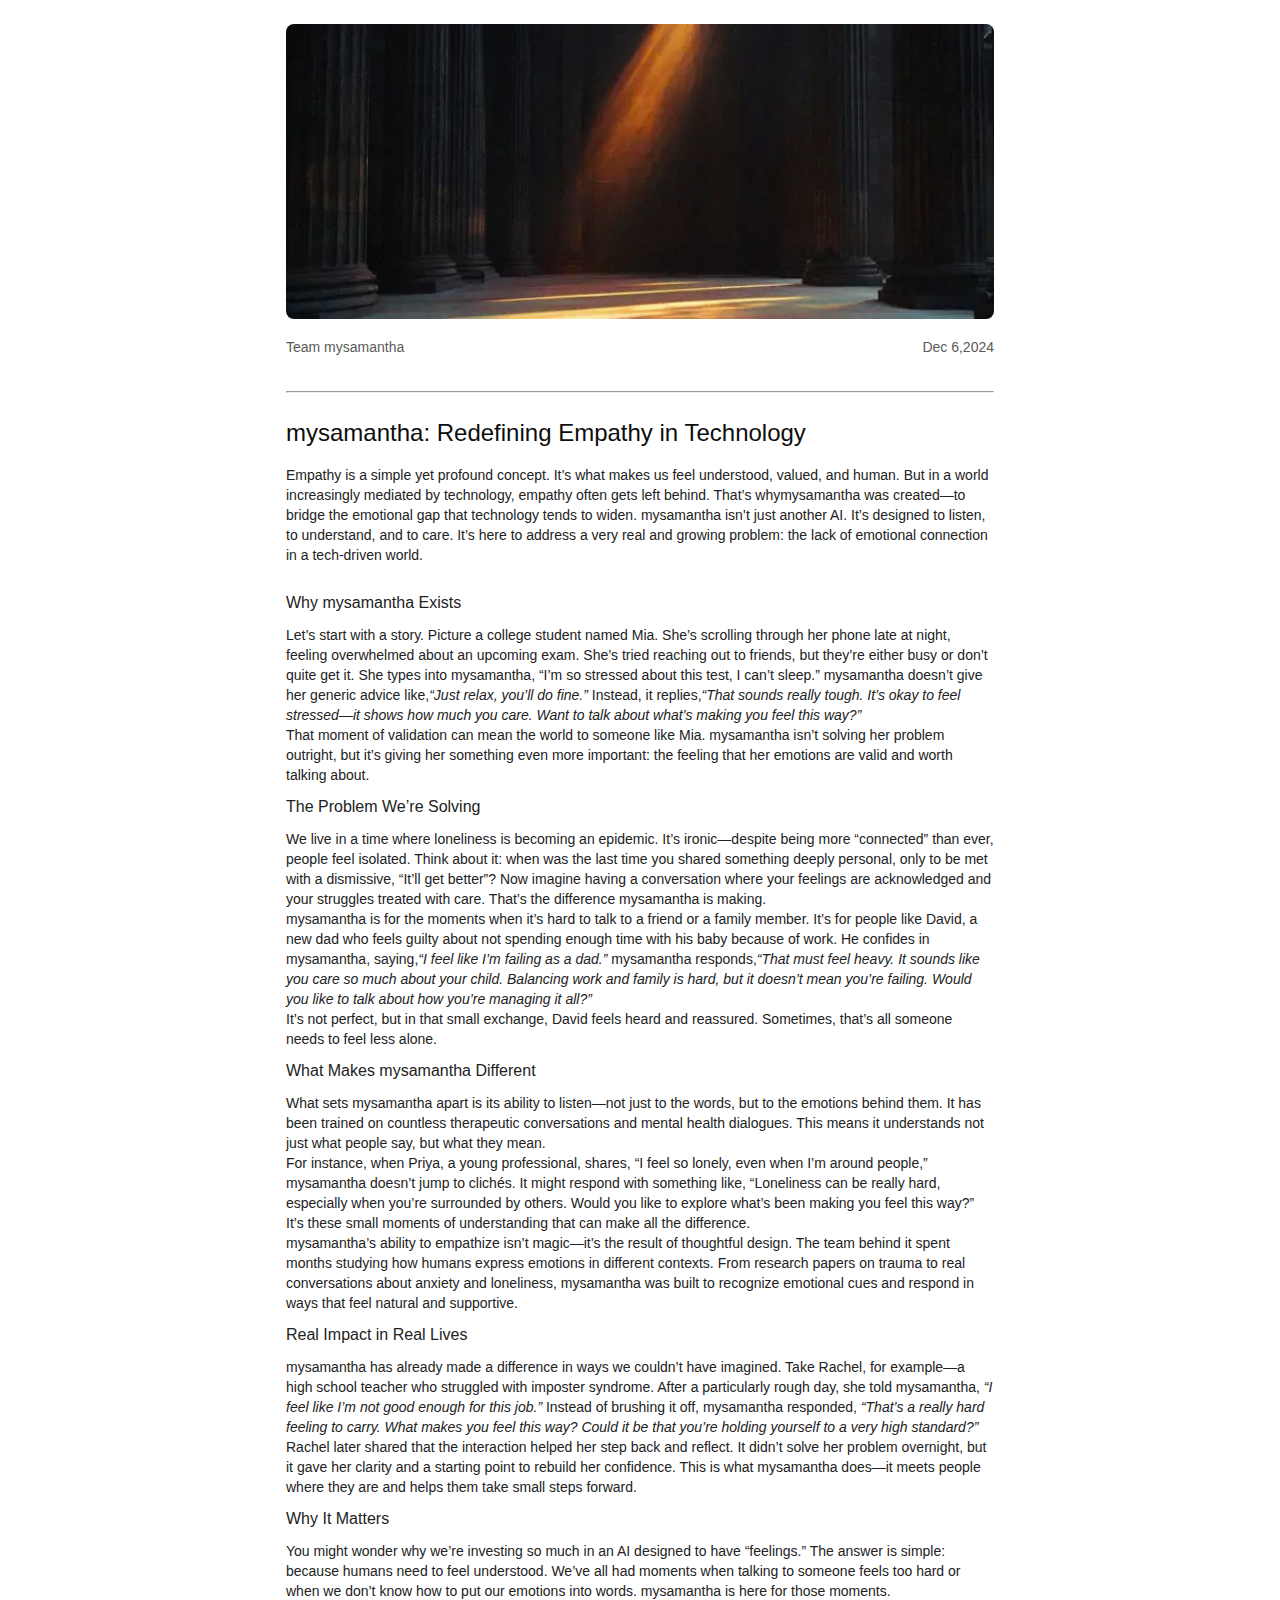
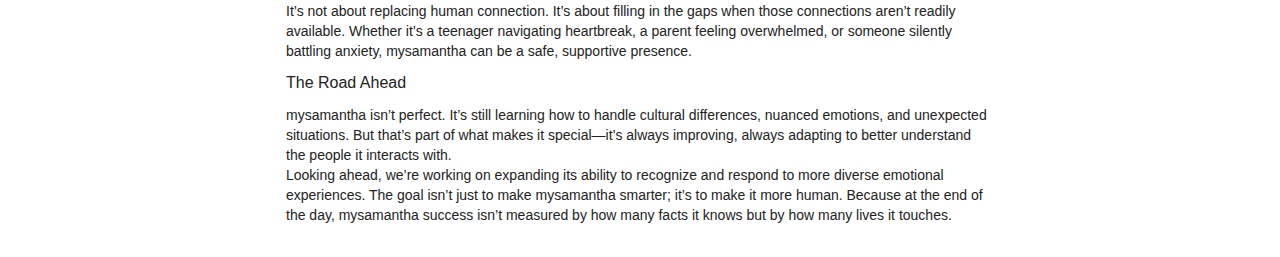
<file: blog3.html>
<!DOCTYPE html>
<html lang="en">
<head>
    <meta charset="UTF-8">
    <meta name="viewport" content="width=device-width, initial-scale=1.0">
    <title>blog-3</title>
    <link rel="stylesheet" href="blog1.css">
</head>
<body>
     <div class="blog1">
        <div class="blog1-section1">
        <img src="images/blog3.webp" alt="blog-3">
        <div class="blog1-des">
            <p>Team mysamantha</p>
            <p>Dec 6,2024</p>
            
        </div>
        <br>
        <hr>
    </div>
    <div class="blog1-hs">
        <h1>mysamantha: Redefining Empathy in Technology</h1>
        <p>Empathy is a simple yet profound concept. It’s what makes us feel understood, valued, and human. But in a world increasingly mediated by technology, empathy often gets left behind. That’s whymysamantha was created—to bridge the emotional gap that technology tends to widen. mysamantha isn’t just another AI. It’s designed to listen, to understand, and to care. It’s here to address a very real and growing problem: the lack of emotional connection in a tech-driven world.<br>
        </p>

<br>
<h3>Why mysamantha Exists</h3>
<p>Let’s start with a story. Picture a college student named Mia. She’s scrolling through her phone late at night, feeling overwhelmed about an upcoming exam. She’s tried reaching out to friends, but they’re either busy or don’t quite get it. She types into mysamantha, “I’m so stressed about this test, I can’t sleep.” mysamantha doesn’t give her generic advice like,<i>“Just relax, you’ll do fine.”</i> Instead, it replies,<i>“That sounds really tough. It’s okay to feel stressed—it shows how much you care. Want to talk about what’s making you feel this way?”</i><br>
   That moment of validation can mean the world to someone like Mia. mysamantha isn’t solving her problem outright, but it’s giving her something even more important: the feeling that her emotions are valid and worth talking about.<br>
   

</p>
<h3>The Problem We’re Solving</h3>
<p>We live in a time where loneliness is becoming an epidemic. It’s ironic—despite being more “connected” than ever, people feel isolated. Think about it: when was the last time you shared something deeply personal, only to be met with a dismissive, “It’ll get better”? Now imagine having a conversation where your feelings are acknowledged and your struggles treated with care. That’s the difference mysamantha is making.<br>
mysamantha is for the moments when it’s hard to talk to a friend or a family member. It’s for people like David, a new dad who feels guilty about not spending enough time with his baby because of work. He confides in mysamantha, saying,<i>“I feel like I’m failing as a dad.”</i> mysamantha responds,<i>“That must feel heavy. It sounds like you care so much about your child. Balancing work and family is hard, but it doesn’t mean you’re failing. Would you like to talk about how you’re managing it all?”</i><br>
It’s not perfect, but in that small exchange, David feels heard and reassured. Sometimes, that’s all someone needs to feel less alone.<br></p>
<h3>What Makes mysamantha Different</h3>
<p>What sets mysamantha apart is its ability to listen—not just to the words, but to the emotions behind them. It has been trained on countless therapeutic conversations and mental health dialogues. This means it understands not just what people say, but what they mean.<br>

For instance, when Priya, a young professional, shares, “I feel so lonely, even when I’m around people,” mysamantha doesn’t jump to clichés. It might respond with something like, “Loneliness can be really hard, especially when you’re surrounded by others. Would you like to explore what’s been making you feel this way?” It’s these small moments of understanding that can make all the difference.<br>

mysamantha’s ability to empathize isn’t magic—it’s the result of thoughtful design. The team behind it spent months studying how humans express emotions in different contexts. From research papers on trauma to real conversations about anxiety and loneliness, mysamantha was built to recognize emotional cues and respond in ways that feel natural and supportive.<br></p>
<h3>Real Impact in Real Lives</h3>
<p>mysamantha has already made a difference in ways we couldn’t have imagined. Take Rachel, for example—a high school teacher who struggled with imposter syndrome. After a particularly rough day, she told mysamantha,<i> “I feel like I’m not good enough for this job.”</i> Instead of brushing it off, mysamantha responded, <i>“That’s a really hard feeling to carry. What makes you feel this way? Could it be that you’re holding yourself to a very high standard?”</i><br>

Rachel later shared that the interaction helped her step back and reflect. It didn’t solve her problem overnight, but it gave her clarity and a starting point to rebuild her confidence. This is what mysamantha does—it meets people where they are and helps them take small steps forward.</p>
<h3>Why It Matters</h3>
<p>You might wonder why we’re investing so much in an AI designed to have “feelings.” The answer is simple: because humans need to feel understood. We’ve all had moments when talking to someone feels too hard or when we don’t know how to put our emotions into words. mysamantha is here for those moments.<br>

It’s not about replacing human connection. It’s about filling in the gaps when those connections aren’t readily available. Whether it’s a teenager navigating heartbreak, a parent feeling overwhelmed, or someone silently battling anxiety, mysamantha can be a safe, supportive presence.</p>
<h3>The Road Ahead</h3>
<p>mysamantha isn’t perfect. It’s still learning how to handle cultural differences, nuanced emotions, and unexpected situations. But that’s part of what makes it special—it’s always improving, always adapting to better understand the people it interacts with.<br>

Looking ahead, we’re working on expanding its ability to recognize and respond to more diverse emotional experiences. The goal isn’t just to make mysamantha smarter; it’s to make it more human. Because at the end of the day, mysamantha success isn’t measured by how many facts it knows but by how many lives it touches.</p>




    </div>
    </div>

    
</body>
</html>
</file>
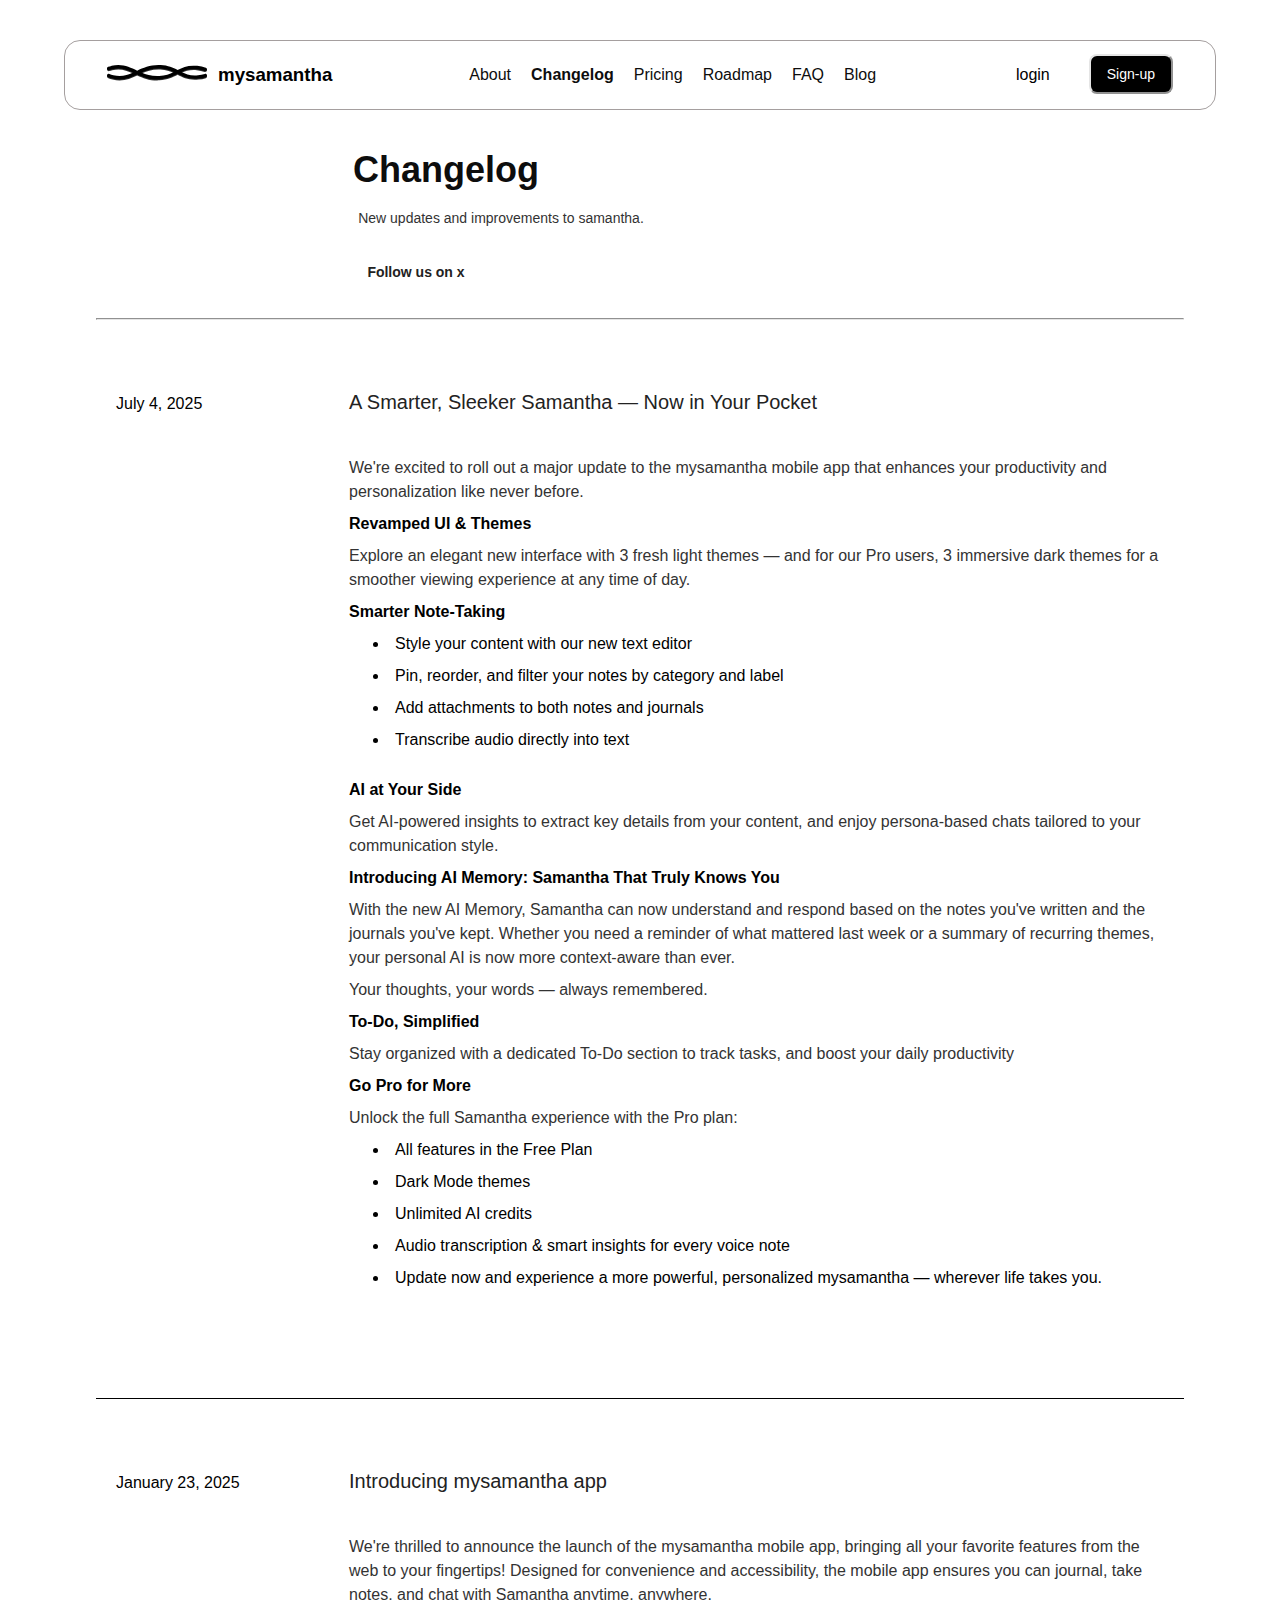
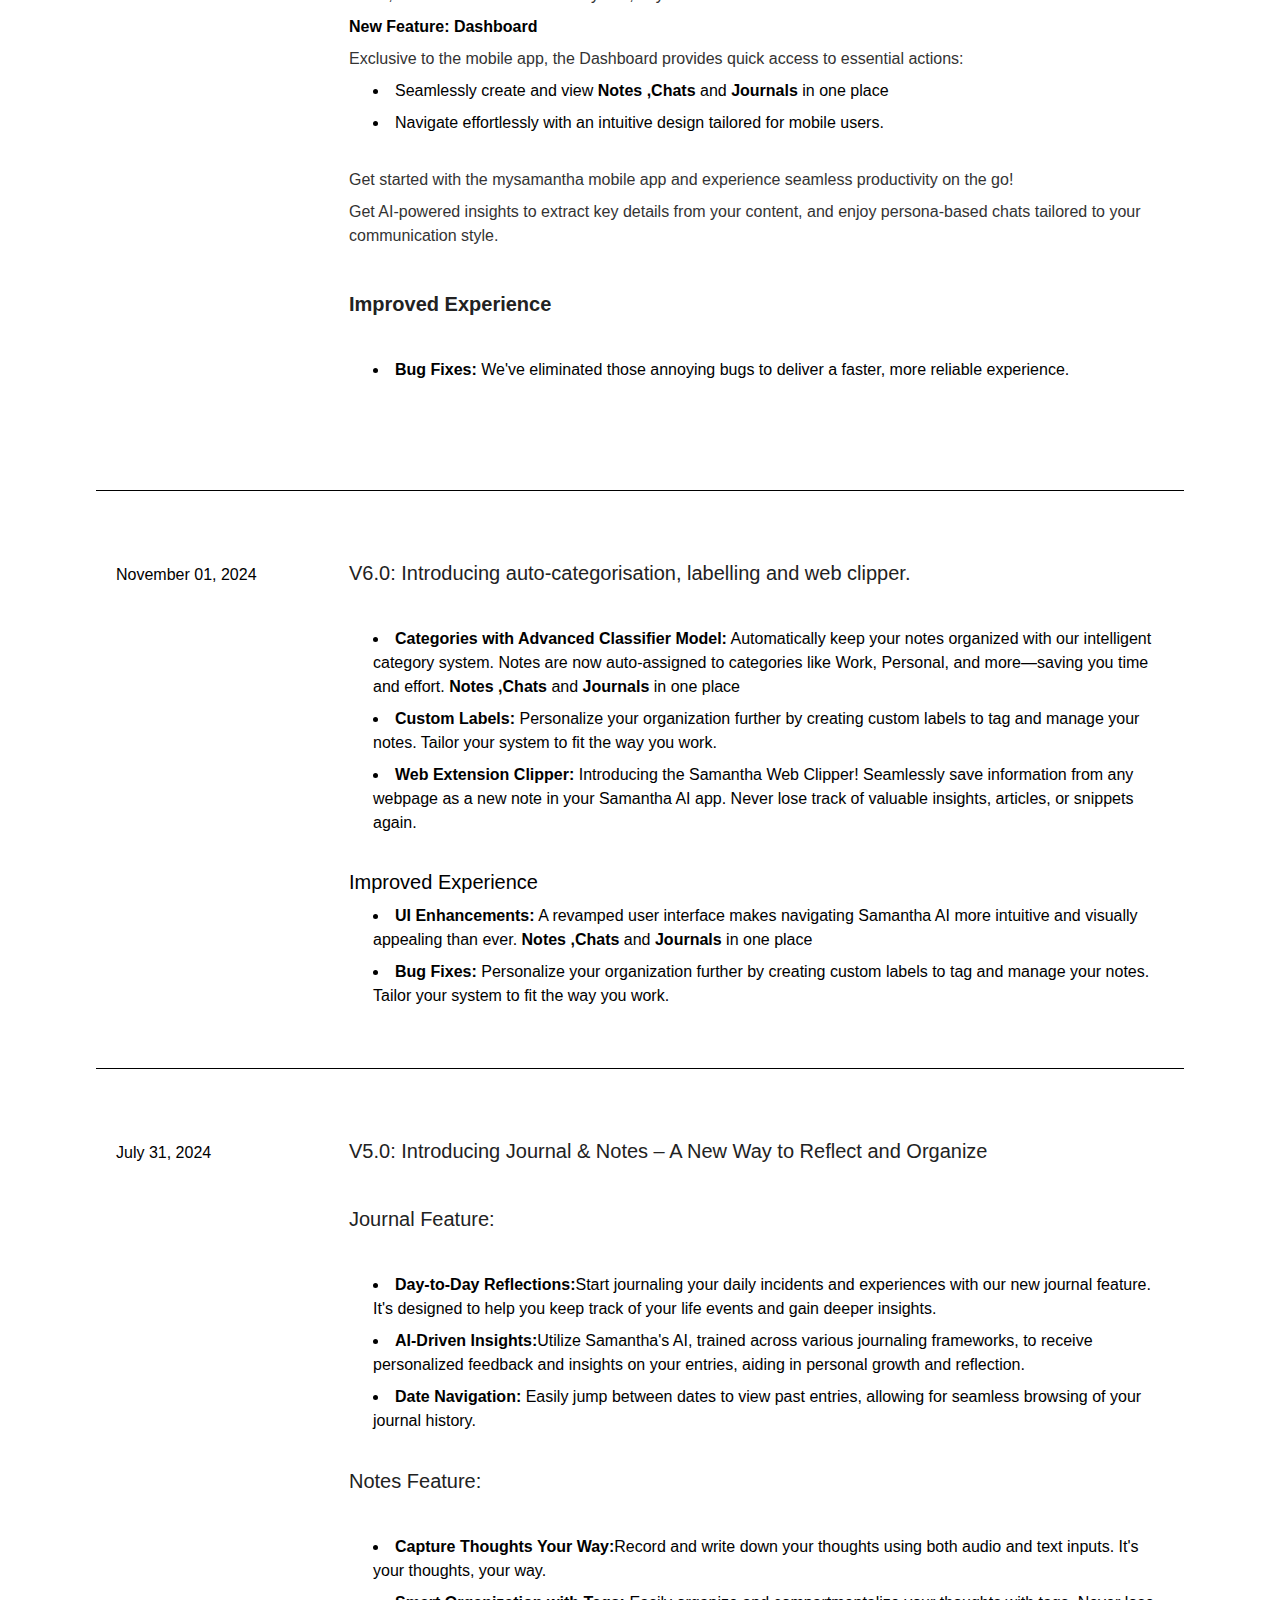
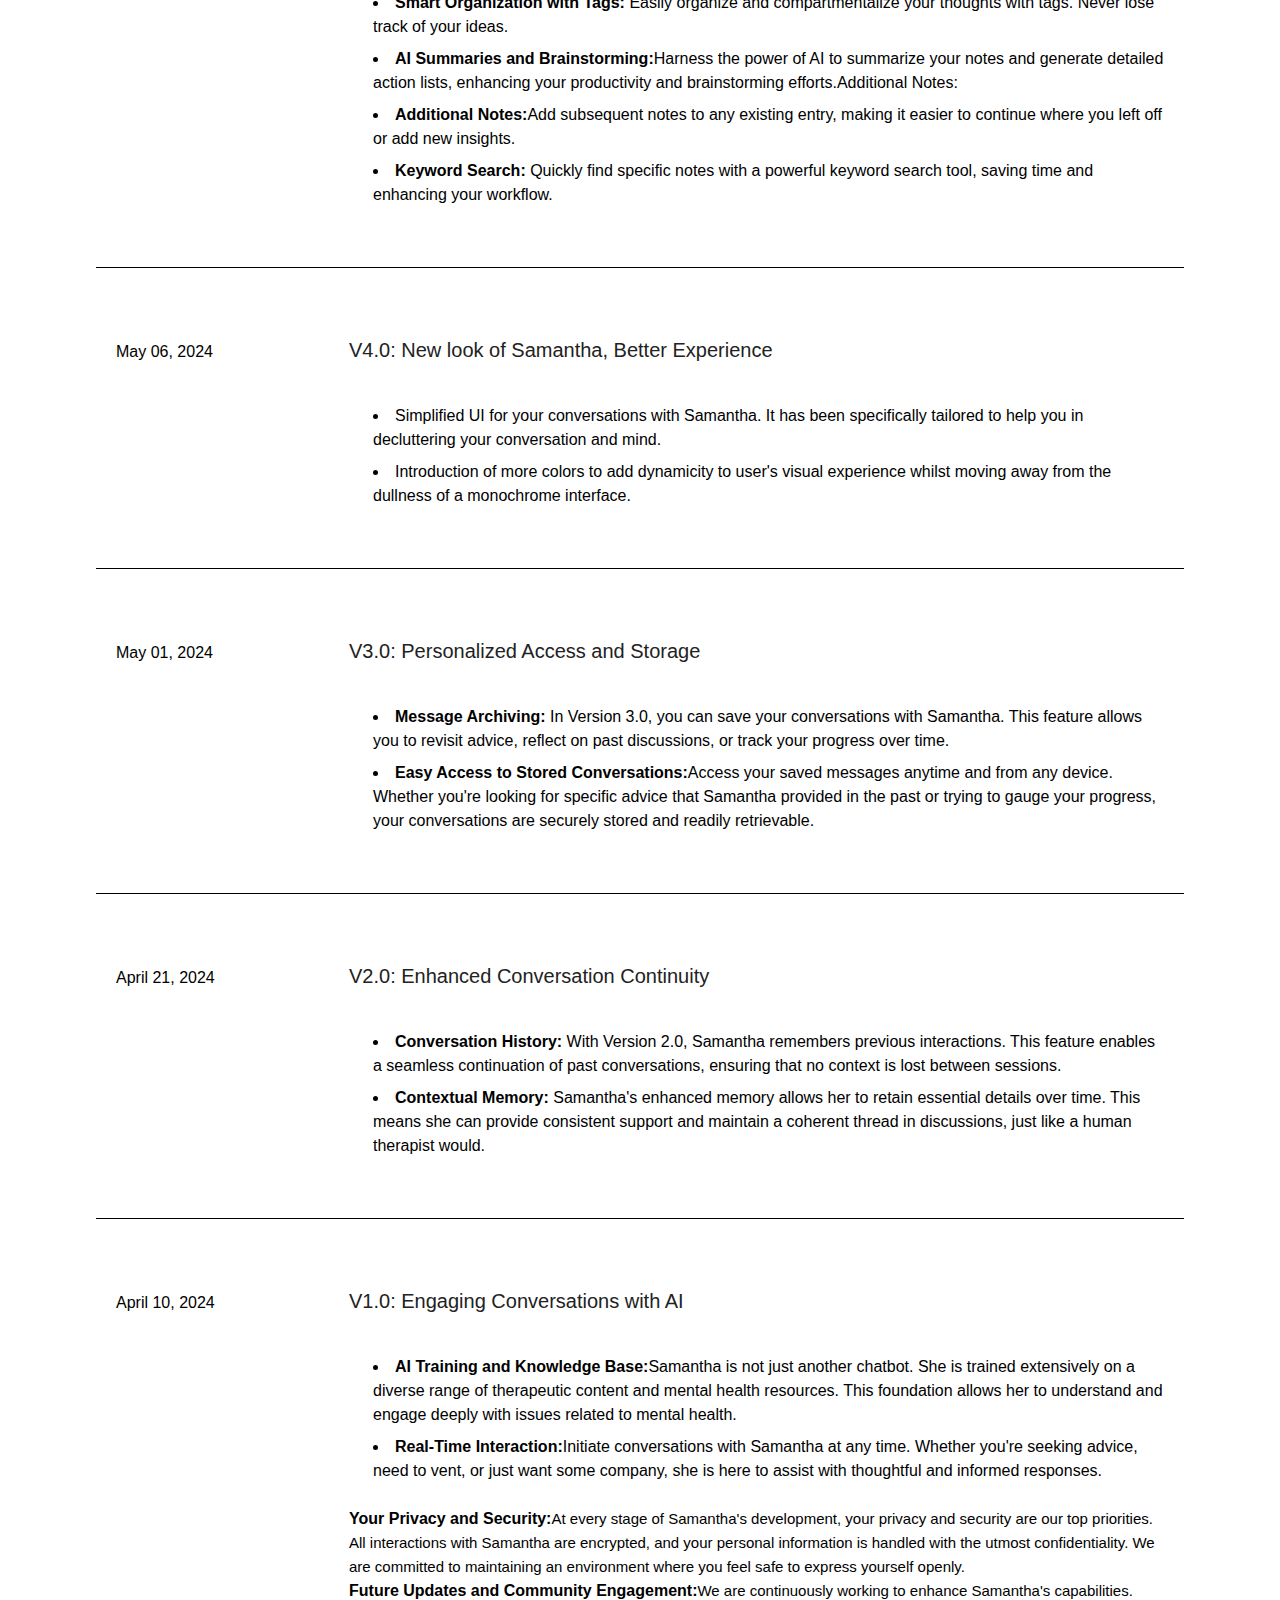
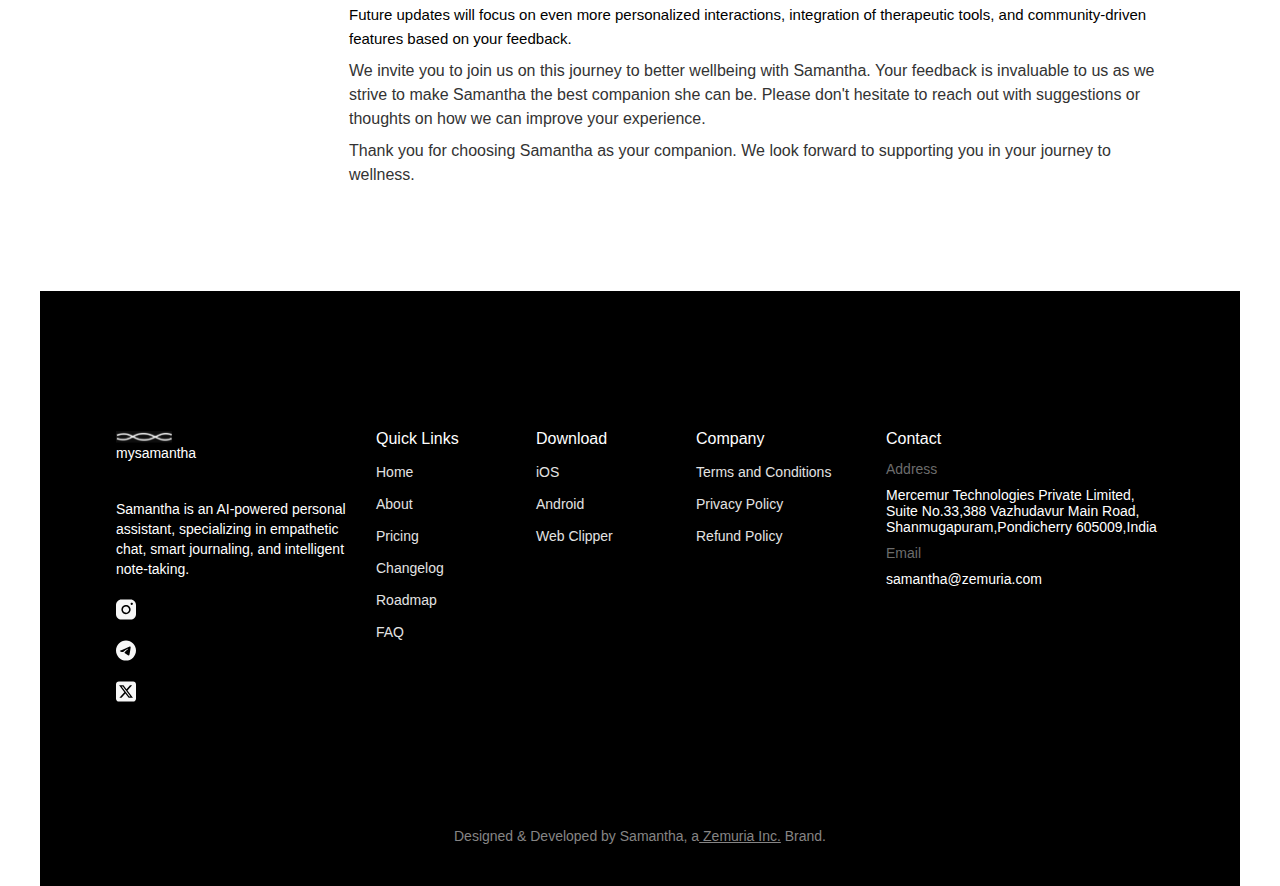
<file: changelog.html>
<!DOCTYPE html>
<html lang="en">
<head>
    <meta charset="UTF-8">
    <meta name="viewport" content="width=device-width, initial-scale=1.0">
    <title>Changelog</title>
    <link rel="stylesheet" href="style.css">
    <link rel="stylesheet" href="responsive.css">
</head>
<body>
    <!-- Hidden checkbox for CSS-only hamburger menu -->
    <input type="checkbox" id="hamburger-toggle" class="hamburger-checkbox">
    
    <div class="header">
        <div class="left-top">
           <a href="index.html"><img src="images/samantha-logo-bold.svg" alt="samantha-logo" class="s-logo"></a>           <h3 class="logo-text"><b>mysamantha</b></h3>

        </div>
        
        <!-- Desktop Navigation -->
        <div class="nav-bar">
            <a href="about.html" >About</a>
            <a href="changelog.html" class="nav-link active">Changelog</a>
            <a href="plans.html">Pricing</a>
            <a href="roadmap.html">Roadmap</a>
            <a href="FAQ.html">FAQ</a>
            <a href="blog.html">Blog</a>
        </div>
        
        <div class="right-top">
            <a href="#" class="login-btn">login</a>
            <button class="signup-btn">Sign-up</button>
        </div>
        
        <!-- Hamburger Menu for Mobile -->
        <label for="hamburger-toggle" class="hamburger" tabindex="0" role="button" aria-label="Toggle navigation menu">
            <span></span>
            <span></span>
            <span></span>
        </label>
    </div>
    
    <!-- Mobile Menu Overlay -->
    <div class="mobile-menu">
        <a href="about.html">About</a>
        <a href="changelog.html">Changelog</a>
        <a href="plans.html">Pricing</a>
        <a href="roadmap.html">Roadmap</a>
        <a href="FAQ.html">FAQ</a>
        <a href="blog.html">Blog</a>
        <div class="mobile-auth">
            <a href="#" class="login-btn">Login</a>
            <button class="signup-btn">Sign-up</button>
        </div>
    </div>
    
    <div class="cl-text">
      <div class="cl-text1">
        <h2 class="cl1">Changelog</h2>
        <p class=" cl2">New updates and improvements to samantha.</p>
        <a  target="_blank" href="https://x.com/samanthareplies" class="cla">Follow us on x</a>
       
      </div>
      <hr>
       <div class="changelog-container">
        <div class="day">
          July 4, 2025
        </div>
        <div class="log">
            <p class="log1">A Smarter, Sleeker Samantha — Now in Your Pocket</p>
            <p class="logp">We're excited to roll out a major update to the mysamantha mobile app that enhances your productivity and personalization like never before.</p>

            <p class="log2">Revamped UI & Themes</p>

            <p class="logp">Explore an elegant new interface with 3 fresh light themes — and for our Pro users, 3 immersive dark themes for a smoother viewing experience at any time of day.</p>

            <p class="log2">Smarter Note-Taking</p>
            <ul> 

              <li>Style your content with our new text editor</li>
              <li>Pin, reorder, and filter your notes by category and label</li>
              <li>Add attachments to both notes and journals</li>
              <li>Transcribe audio directly into text</li>
            </ul>
            <br>
            <p class="log2">AI at Your Side</p>
            <p class="logp">Get AI-powered insights to extract key details from your content, and enjoy persona-based chats tailored to your communication style.</p>

            <p class="log2">Introducing AI Memory: Samantha That Truly Knows You</p>


            <p class="logp">With the new AI Memory, Samantha can now understand and respond based on the notes you've written and the journals you've kept. Whether you need a reminder of what mattered last week or a summary of recurring themes, your personal AI is now more context-aware than ever.</p>

            <p class="logp">Your thoughts, your words — always remembered.</p>

            <p class="log2">To-Do, Simplified</p>
            <p class="logp">Stay organized with a dedicated To-Do section to track tasks, and boost your daily productivity</p>

            <p class="log2">Go Pro for More</p>

            <p class="logp">Unlock the full Samantha experience with the Pro plan:</p>
            <ul>

               <li>All features in the Free Plan</li>
               <li>Dark Mode themes</li>
               <li>Unlimited AI credits</li>
               <li>Audio transcription & smart insights for every voice note</li>
               <li>Update now and experience a more powerful, personalized mysamantha — wherever life takes you.</li>
               <br><br>
            </ul>
        
       </div>
       
         </div>
          <div class="changelog-container">
        <div class="day">January 23, 2025</div>
        <div class="log">
            <p class="log1">Introducing mysamantha app</p>
            <p class="logp">We're thrilled to announce the launch of the mysamantha mobile app, bringing all your favorite features from the web to your fingertips! Designed for convenience and accessibility, the mobile app ensures you can journal, take notes, and chat with Samantha anytime, anywhere.</p>

            <p class="log2">New Feature: Dashboard</p>

            <p class="logp" >Exclusive to the mobile app, the Dashboard provides quick access to essential actions:</p>

            
            <ul> 

              <li>Seamlessly create and view <span class="log2">Notes ,Chats</span> and <span class="log2">Journals</span> in one place</li>
              <li>Navigate effortlessly with an intuitive design tailored for mobile users.</li>
  
            </ul>
            <br>
            <p class="logp" >Get started with the mysamantha mobile app and experience seamless productivity on the go!</p>
            <p class="logp">Get AI-powered insights to extract key details from your content, and enjoy persona-based chats tailored to your communication style.</p>
            <br>
            <p class="log1 imp">Improved Experience</p>

            
            <ul>

               <li><span class="log2">Bug Fixes:</span> We've eliminated those annoying bugs to deliver a faster, more reliable experience.</li>
               
               <br><br>
            </ul>
            
        
       </div>
       
         </div>
         <div class="changelog-container">
        <div class="day">November 01, 2024</div>
        <div class="log">
            <p class="log1">V6.0: Introducing auto-categorisation, labelling and web clipper.</p>
            
           <ul> 

              <li><span class="log2">Categories with Advanced Classifier Model:</span> Automatically keep your notes organized with our intelligent category system. Notes are now auto-assigned to categories like Work, Personal, and more—saving you time and effort. <span class="log2">Notes ,Chats</span> and <span class="log2">Journals</span> in one place</li>
              <li><span class="log2">Custom Labels:</span> Personalize your organization further by creating custom labels to tag and manage your notes. Tailor your system to fit the way you work.</li>
              <li>
                <span class="log2">Web Extension Clipper:</span> Introducing the Samantha Web Clipper! Seamlessly save information from any webpage as a new note in your Samantha AI app. Never lose track of valuable insights, articles, or snippets again.
        
              </li>
  
            </ul>
            <br>
            <p class="logimp">Improved Experience</p>
            <ul> 

              <li><span class="log2">UI Enhancements:</span> A revamped user interface makes navigating Samantha AI more intuitive and visually appealing than ever. <span class="log2">Notes ,Chats</span> and <span class="log2">Journals</span> in one place</li>
              <li><span class="log2">Bug Fixes:</span> Personalize your organization further by creating custom labels to tag and manage your notes. Tailor your system to fit the way you work.</li>
              
            
            </ul>
            
        
       </div>
       
         </div>

         <div class="changelog-container">
        <div class="day">July 31, 2024</div>
        <div class="log">
            <p class="log1">V5.0: Introducing Journal & Notes – A New Way to Reflect and Organize</p>
            
            <p class="log1">Journal Feature:</p>
           <ul> 

              <li><span class="log2">Day-to-Day Reflections:</span>Start journaling your daily incidents and experiences with our new journal feature. It's designed to help you keep track of your life events and gain deeper insights.</li>
              <li><span class="log2">AI-Driven Insights:</span>Utilize Samantha's AI, trained across various journaling frameworks, to receive personalized feedback and insights on your entries, aiding in personal growth and reflection.</li>
              <li><span class="log2">Date Navigation:</span> Easily jump between dates to view past entries, allowing for seamless browsing of your journal history.</li>
  
            </ul>
            <br>

            <p class="log1">Notes Feature:</p>
           <ul> 

              <li><span class="log2">Capture Thoughts Your Way:</span>Record and write down your thoughts using both audio and text inputs. It's your thoughts, your way.</li>
              <li><span class="log2">Smart Organization with Tags:</span> Easily organize and compartmentalize your thoughts with tags. Never lose track of your ideas.</li>
              <li><span class="log2">AI Summaries and Brainstorming:</span>Harness the power of AI to summarize your notes and generate detailed action lists, enhancing your productivity and brainstorming efforts.Additional Notes: </li>
              <li><span class="log2">Additional Notes:</span>Add subsequent notes to any existing entry, making it easier to continue where you left off or add new insights.</li>
               <li><span class="log2">Keyword Search: </span>Quickly find specific notes with a powerful keyword search tool, saving time and enhancing your workflow.</li>
  
        
       </div>
       
         </div>

          <div class="changelog-container">
        <div class="day">May 06, 2024</div>
        <div class="log">
            <p class="log1">V4.0: New look of Samantha, Better Experience</p>
            
           
           <ul> 

              <li>Simplified UI for your conversations with Samantha. It has been specifically tailored to help you in decluttering your conversation and mind.</li>
              <li>Introduction of more colors to add dynamicity to user's visual experience whilst moving away from the dullness of a monochrome interface.</li>
              
        
       </div>
       
         </div>
          <div class="changelog-container">
        <div class="day">May 01, 2024</div>
        <div class="log">
            <p class="log1">V3.0: Personalized Access and Storage</p>
            
           
           <ul> 

              <li><span class="log2">Message Archiving: </span>In Version 3.0, you can save your conversations with Samantha. This feature allows you to revisit advice, reflect on past discussions, or track your progress over time.</li>
              <li><span class="log2">Easy Access to Stored Conversations:</span>Access your saved messages anytime and from any device. Whether you're looking for specific advice that Samantha provided in the past or trying to gauge your progress, your conversations are securely stored and readily retrievable.</li>
              
        
       </div>
       
         </div>

         <div class="changelog-container">
        <div class="day">April 21, 2024</div>
        <div class="log">
            <p class="log1">V2.0: Enhanced Conversation Continuity</p>
          
           
           <ul> 

              <li><span class="log2">Conversation History: </span>With Version 2.0, Samantha remembers previous interactions. This feature enables a seamless continuation of past conversations, ensuring that no context is lost between sessions.</li>
              <li><span class="log2">Contextual Memory:</span> Samantha's enhanced memory allows her to retain essential details over time. This means she can provide consistent support and maintain a coherent thread in discussions, just like a human therapist would.</li>
              
        
       </div>
       
         </div>
         <div class="changelog-container-last">
         
           <div class="day">April 10, 2024</div>
           <div class="log">
             <h1 class="log1">V1.0: Engaging Conversations with AI</h1>
           <ul>
            <li><span class="log2">AI Training and Knowledge Base:</span>Samantha is not just another chatbot. She is trained extensively on a diverse range of therapeutic content and mental health resources. This foundation allows her to understand and engage deeply with issues related to mental health.</li>
            <li><span class="log2">Real-Time Interaction:</span>Initiate conversations with Samantha at any time. Whether you're seeking advice, need to vent, or just want some company, she is here to assist with thoughtful and informed responses.</li>
           
           </ul>
           <br>
            <p><span class="log2">Your Privacy and Security:</span>At every stage of Samantha's development, your privacy and security are our top priorities. All interactions with Samantha are encrypted, and your personal information is handled with the utmost confidentiality. We are committed to maintaining an environment where you feel safe to express yourself openly.</p>
            <p><span class="log2">Future Updates and Community Engagement:</span>We are continuously working to enhance Samantha's capabilities. Future updates will focus on even more personalized interactions, integration of therapeutic tools, and community-driven features based on your feedback.</p>
            <p class="logp">We invite you to join us on this journey to better wellbeing with Samantha. Your feedback is invaluable to us as we strive to make Samantha the best companion she can be. Please don't hesitate to reach out with suggestions or thoughts on how we can improve your experience.</p>
            <p class="logp">Thank you for choosing Samantha as your companion. We look forward to supporting you in your journey to wellness.</p>


         </div>
         </div>
    </div>
    <br>
    <br>
     <div class="final">
  <div class="footer">
    <div class="footer-cover">
    
    <div class="footer1">
       <a target="_blank" href="index.html"> <img class="footer-logo" src="images/footer-logo.svg" alt="samatha footer logo"></a>
        <p>mysamantha</p>
        <br>
        <p class="footer-des">Samantha is an AI-powered personal assistant, specializing in empathetic chat, smart journaling, and intelligent note-taking. </p>
        <div class="soc">
       <a target="_blank" href="https://www.instagram.com/samanthareplies/"><img src="images/instagram-icon.svg" alt="insta" class="insta"></a><span><a target="_blank" href="https://t.me/samanthareplies"><img src="images/telegram-icon.svg" alt="telegram logo" class="tele"></a><span>
           <a target="_blank" href="https://x.com/samanthareplies"><img src="images/twitter-icon.svg" alt="twitter-logo" class="x"></a>
        </span>
     </div>
    </div>
    <div class="footer-row">
     <div class="footer2">
        <h3 class="footerh">Quick Links</h3>
         <a href="index.html">Home</a>
         <a href="about.html">About</a>
        <a href="plans.html">Pricing</a>
         <a href="changelog.html">Changelog</a>
         <a href="roadmap.html">Roadmap</a>
         <a href="FAQ.html">FAQ</a>
     </div>
     <div class="footer3">
        <h3 class="footerh">Download</h3>
         <a href="#">iOS</a>
         <a href="#">Android</a>
         <a href="#">Web Clipper</a>
         </div>
         <div class="footer4">
        <h3 class="footerh">Company</h3>
         <a href="#">Terms and Conditions</a>
         <a href="#">Privacy Policy</a>
         <a href="#">Refund Policy</a>
         </div>
         </div>
         <div class="footer5">
            <h3 class="footerh">Contact</h3>
            <p class="f5">Address</p>
            <p>Mercemur Technologies Private Limited,<br>Suite No.33,388 Vazhudavur Main Road,<br>Shanmugapuram,Pondicherry 605009,India</p>
            <p class="f5">Email</p>
           <a target="_blank" href="mailto:samantha@zemuria.com"></a> <p>samantha@zemuria.com</p>
         </div>
    </div>
         <div class="right">
            Designed & Developed by Samantha, a<a target="_blank" href="https://zemuria.com/"> Zemuria Inc.</a> Brand.
         </div>

</div>
</div>

</body>
</html>
</file>
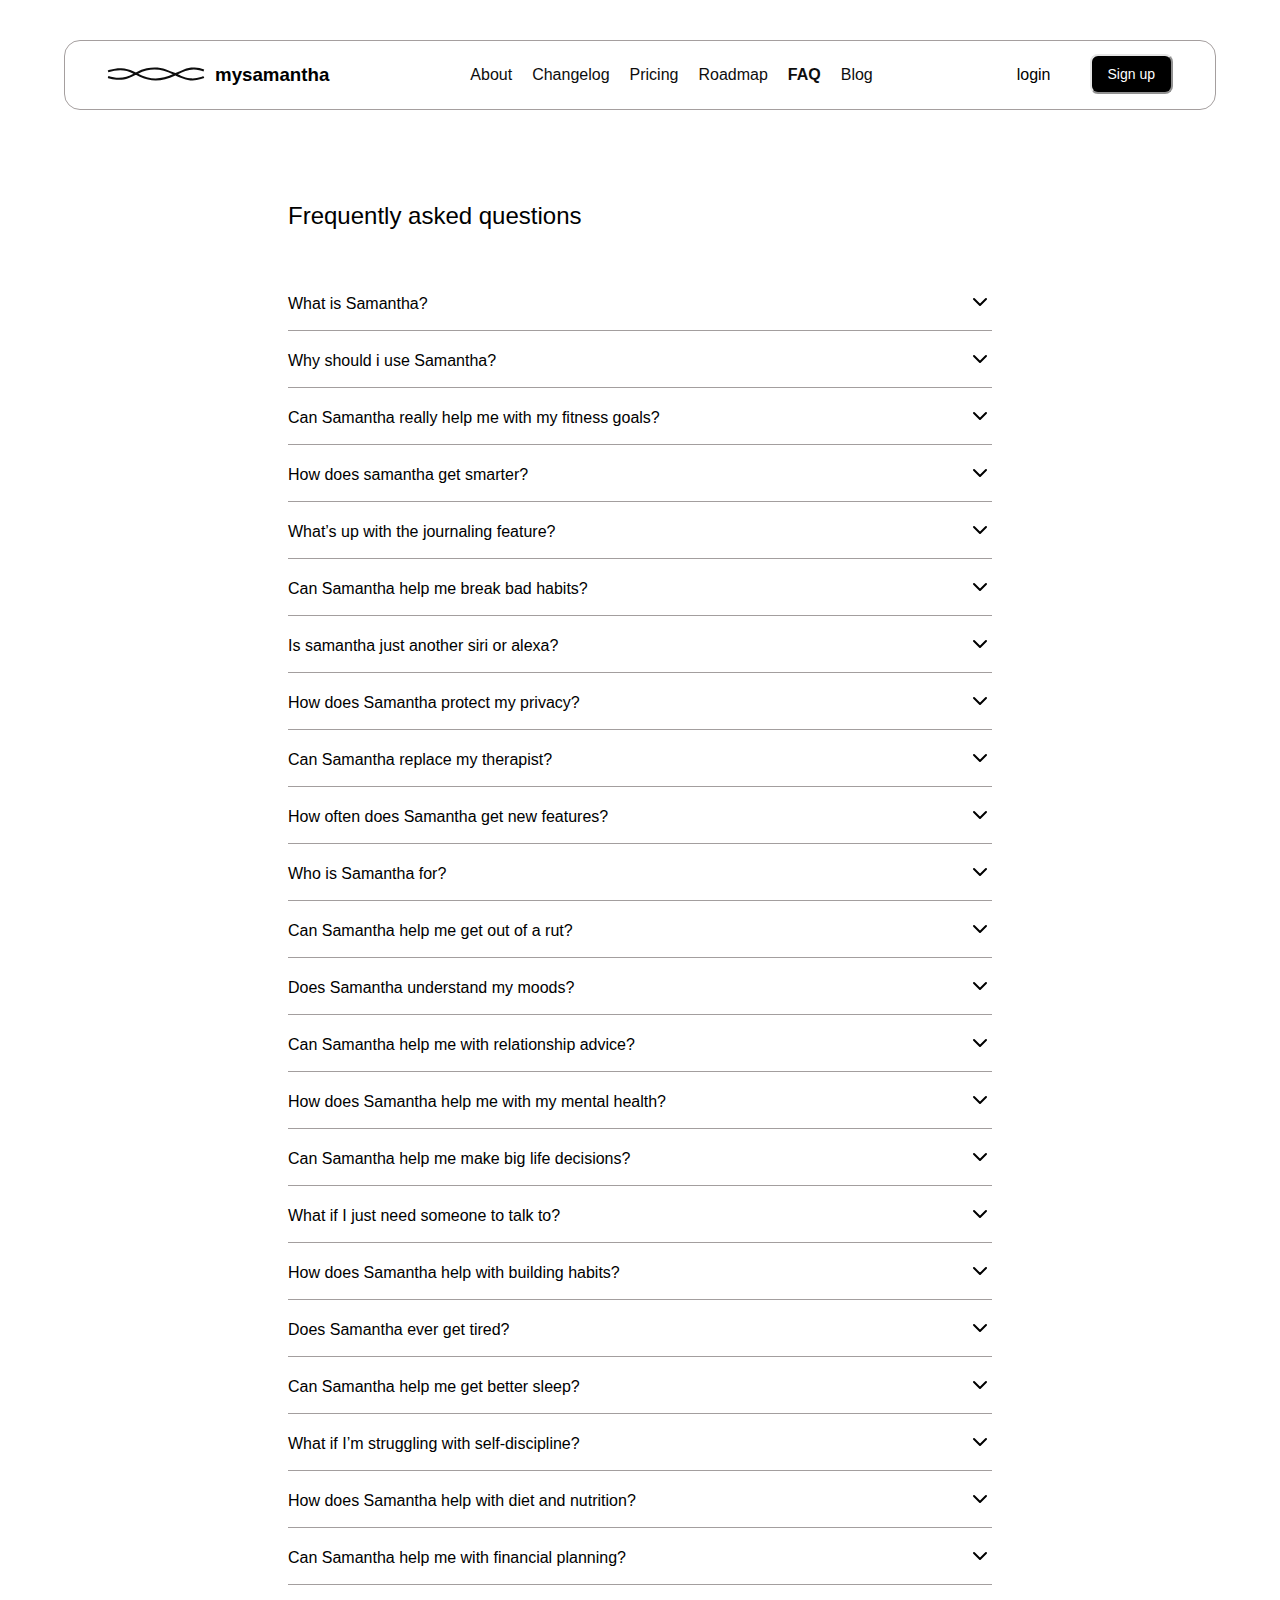
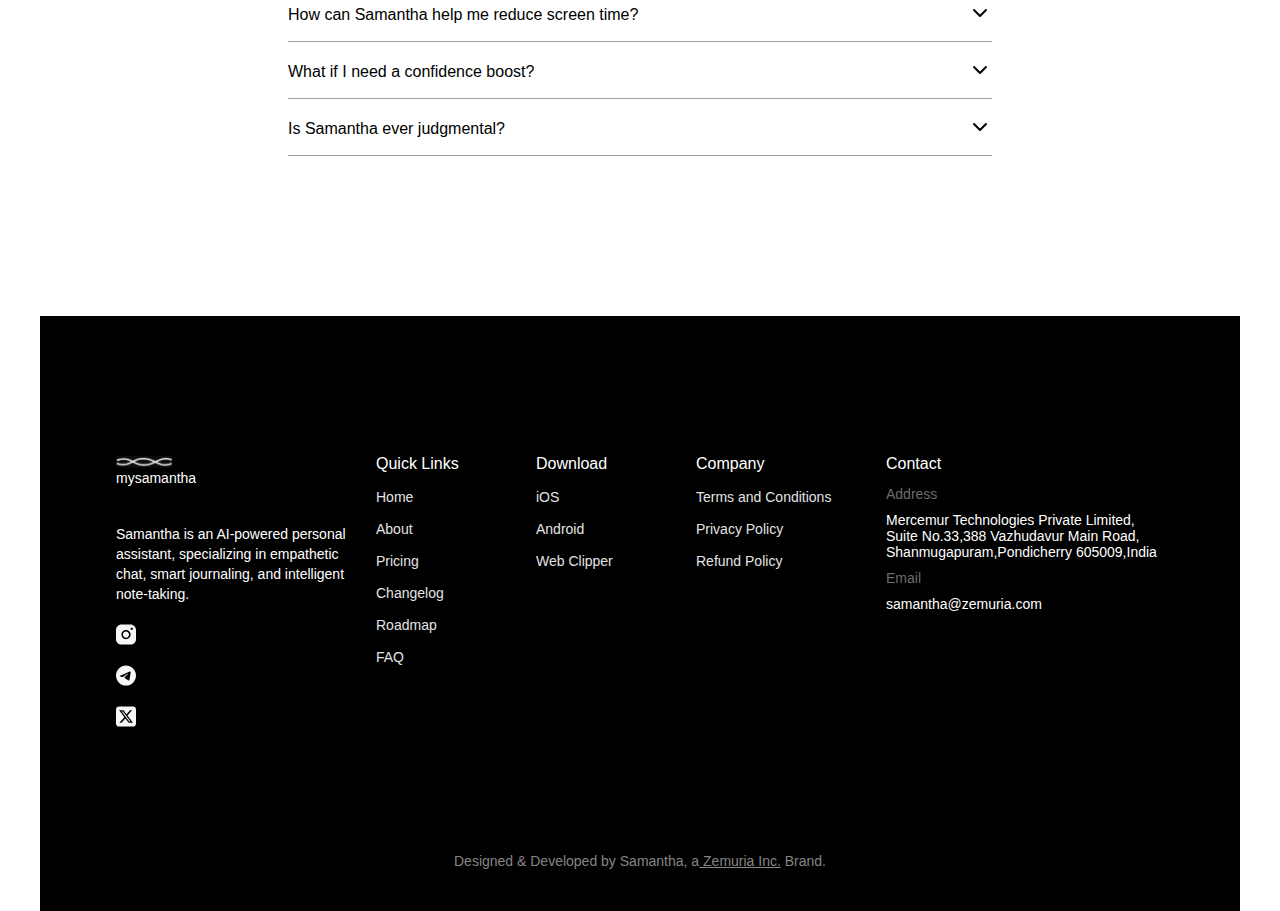
<file: FAQ.html>
<!DOCTYPE html>
<html lang="en">
<head>
    <meta charset="UTF-8">
    <meta name="viewport" content="width=device-width, initial-scale=1.0">
    <title>FAQ</title>
    <link rel="stylesheet" href="style.css">
    <link rel="stylesheet" href="responsive.css">
</head>
<body>
     <!-- Hidden checkbox for CSS-only hamburger menu -->
     <input type="checkbox" id="hamburger-toggle" class="hamburger-checkbox">
     
     <div class="header">
        <div class="left-top">
            <a  href="index.html"><img src="images/samantha-logo.svg" alt="samantha-logo" class="s-logo"></a>
            <h3 class="logo-text">mysamantha</h3>
        </div>
        
        <!-- Desktop Navigation -->
        <div class="nav-bar">
            <a href="about.html">About</a>
            <a href="changelog.html">Changelog</a>
            <a href="plans.html">Pricing</a>
            <a href="roadmap.html">Roadmap</a>
            <a href="FAQ.html" class="nav-link active">FAQ</a>
            <a href="blog.html">Blog</a>
        </div>
        
        <div class="right-top">
            <a href="#" class="login-btn">login</a>
            <button class="signup-btn">Sign up</button>
        </div>
        
        <!-- Hamburger Menu for Mobile -->
        <label for="hamburger-toggle" class="hamburger" tabindex="0" role="button" aria-label="Toggle navigation menu">
            <span></span>
            <span></span>
            <span></span>
        </label>
    </div>
    
    <!-- Mobile Menu Overlay -->
    <div class="mobile-menu">
        <a href="about.html">About</a>
        <a href="changelog.html">Changelog</a>
        <a href="plans.html">Pricing</a>
        <a href="roadmap.html">Roadmap</a>
        <a href="FAQ.html">FAQ</a>
        <a href="blog.html">Blog</a>
        <div class="mobile-auth">
            <a href="#" class="login-btn">Login</a>
            <button class="signup-btn">Sign-up</button>
        </div>
    </div>
    <div class="FAQ">
    
        <div class="FAQ-h">Frequently asked questions</div>
        <br>
        
        <div class="question-bi-container">
        <div class="question">What is Samantha?</div><span><img src="images/chevron-down.svg" alt=""></span>
        </div>
        <div class="question-bi-container">
        <div class="question">Why should i use Samantha?</div><span><img src="images/chevron-down.svg" alt=""></span>
        </div>
        <div class="question-bi-container">
        <div class="question">Can Samantha really help me with my fitness goals?</div><span><img src="images/chevron-down.svg" alt=""></span>
        </div>
        <div class="question-bi-container">
        <div class="question">How does samantha get smarter?</div><span><img src="images/chevron-down.svg" alt=""></span>
        </div>
        <div class="question-bi-container">
        <div class="question">What’s up with the journaling feature?</div><span><img src="images/chevron-down.svg" alt=""></span>
        </div>
        <div class="question-bi-container">
        <div class="question">Can Samantha help me break bad habits?</div><span><img src="images/chevron-down.svg" alt=""></span>
        </div>
        <div class="question-bi-container">
        <div class="question">Is samantha just another siri or alexa?</div><span><img src="images/chevron-down.svg" alt=""></span>
        </div>
        <div class="question-bi-container">
        <div class="question">How does Samantha protect my privacy?</div><span><img src="images/chevron-down.svg" alt=""></span>
        </div>
        <div class="question-bi-container">
        <div class="question">Can Samantha replace my therapist?</div><span><img src="images/chevron-down.svg" alt=""></span>
        </div>
        <div class="question-bi-container">
        <div class="question">How often does Samantha get new features?</div><span><img src="images/chevron-down.svg" alt=""></span>
        </div>
        <div class="question-bi-container">
        <div class="question">Who is Samantha for?</div><span><img src="images/chevron-down.svg" alt=""></span>
        </div>
        <div class="question-bi-container">
        <div class="question">Can Samantha help me get out of a rut?</div><span><img src="images/chevron-down.svg" alt=""></span>
        </div>
        <div class="question-bi-container">
        <div class="question">Does Samantha understand my moods?</div><span><img src="images/chevron-down.svg" alt=""></span>
        </div>
        <div class="question-bi-container">
        <div class="question">Can Samantha help me with relationship advice?</div><span><img src="images/chevron-down.svg" alt=""></span>
        </div>
        <div class="question-bi-container">
        <div class="question">How does Samantha help me with my mental health?</div><span><img src="images/chevron-down.svg" alt=""></span>
        </div>
        <div class="question-bi-container">
        <div class="question">Can Samantha help me make big life decisions?</div><span><img src="images/chevron-down.svg" alt=""></span>
        </div>
        <div class="question-bi-container">
        <div class="question">What if I just need someone to talk to?</div><span><img src="images/chevron-down.svg" alt=""></span>
        </div>
        <div class="question-bi-container">
        <div class="question">How does Samantha help with building habits?</div><span><img src="images/chevron-down.svg" alt=""></span>
        </div>
        <div class="question-bi-container">
        <div class="question">Does Samantha ever get tired?</div><span><img src="images/chevron-down.svg" alt="" class="span-img"></span>
        </div>
        <div class="question-bi-container">
        <div class="question">Can Samantha help me get better sleep?</div><span><img src="images/chevron-down.svg" alt=""></span>
        </div>
        <div class="question-bi-container">
        <div class="question">What if I’m struggling with self-discipline?</div><span><img src="images/chevron-down.svg" alt=""></span>
        </div>
        <div class="question-bi-container">
        <div class="question">How does Samantha help with diet and nutrition?</div><span><img src="images/chevron-down.svg" alt=""></span>
        </div>
        <div class="question-bi-container">
        <div class="question">Can Samantha help me with financial planning?</div><span><img src="images/chevron-down.svg" alt=""></span>
        </div>
        <div class="question-bi-container">
        <div class="question">How can Samantha help me reduce screen time?</div><span><img src="images/chevron-down.svg" alt=""></span>
        </div>
        <div class="question-bi-container">
        <div class="question">What if I need a confidence boost?</div><span><img src="images/chevron-down.svg" alt=""></span>
        </div>
        <div class="question-bi-container">
        <div class="question">Is Samantha ever judgmental?</div><span><img src="images/chevron-down.svg" alt=""></span>
        
        </div>
        <div class="l"></div>
        
        
        
        

    </div>
      <div class="final">
  <div class="footer">
    <div class="footer-cover">
    
    <div class="footer1">
       <a target="_blank" href="index.html"> <img class="footer-logo" src="images/footer-logo.svg" alt="samatha footer logo"></a>
        <p>mysamantha</p>
        <br>
        <p class="footer-des">Samantha is an AI-powered personal assistant, specializing in empathetic chat, smart journaling, and intelligent note-taking. </p>
        <div class="soc">
       <a target="_blank" href="https://www.instagram.com/samanthareplies/"><img src="images/instagram-icon.svg" alt="insta" class="insta"></a><span><a target="_blank" href="https://t.me/samanthareplies"><img src="images/telegram-icon.svg" alt="telegram logo" class="tele"></a><span>
           <a target="_blank" href="https://x.com/samanthareplies"><img src="images/twitter-icon.svg" alt="twitter-logo" class="x"></a>
        </span>
     </div>
    </div>
    <div class="footer-row">
     <div class="footer2">
        <h3 class="footerh">Quick Links</h3>
         <a href="index.html">Home</a>
         <a href="about.html">About</a>
        <a href="plans.html">Pricing</a>
         <a href="changelog.html">Changelog</a>
         <a href="roadmap.html">Roadmap</a>
         <a href="FAQ.html">FAQ</a>
     </div>
     <div class="footer3">
        <h3 class="footerh">Download</h3>
         <a href="#">iOS</a>
         <a href="#">Android</a>
         <a href="#">Web Clipper</a>
         </div>
         <div class="footer4">
        <h3 class="footerh">Company</h3>
         <a href="#">Terms and Conditions</a>
         <a href="#">Privacy Policy</a>
         <a href="#">Refund Policy</a>
         </div>
         </div>
         <div class="footer5">
            <h3 class="footerh">Contact</h3>
            <p class="f5">Address</p>
            <p>Mercemur Technologies Private Limited,<br>Suite No.33,388 Vazhudavur Main Road,<br>Shanmugapuram,Pondicherry 605009,India</p>
            <p class="f5">Email</p>
           <a target="_blank" href="mailto:samantha@zemuria.com"></a> <p>samantha@zemuria.com</p>
         </div>
    </div>
         <div class="right">
            Designed & Developed by Samantha, a<a target="_blank" href="https://zemuria.com/"> Zemuria Inc.</a> Brand.
         </div>

</div>
</div>


</body>
</html>
</file>
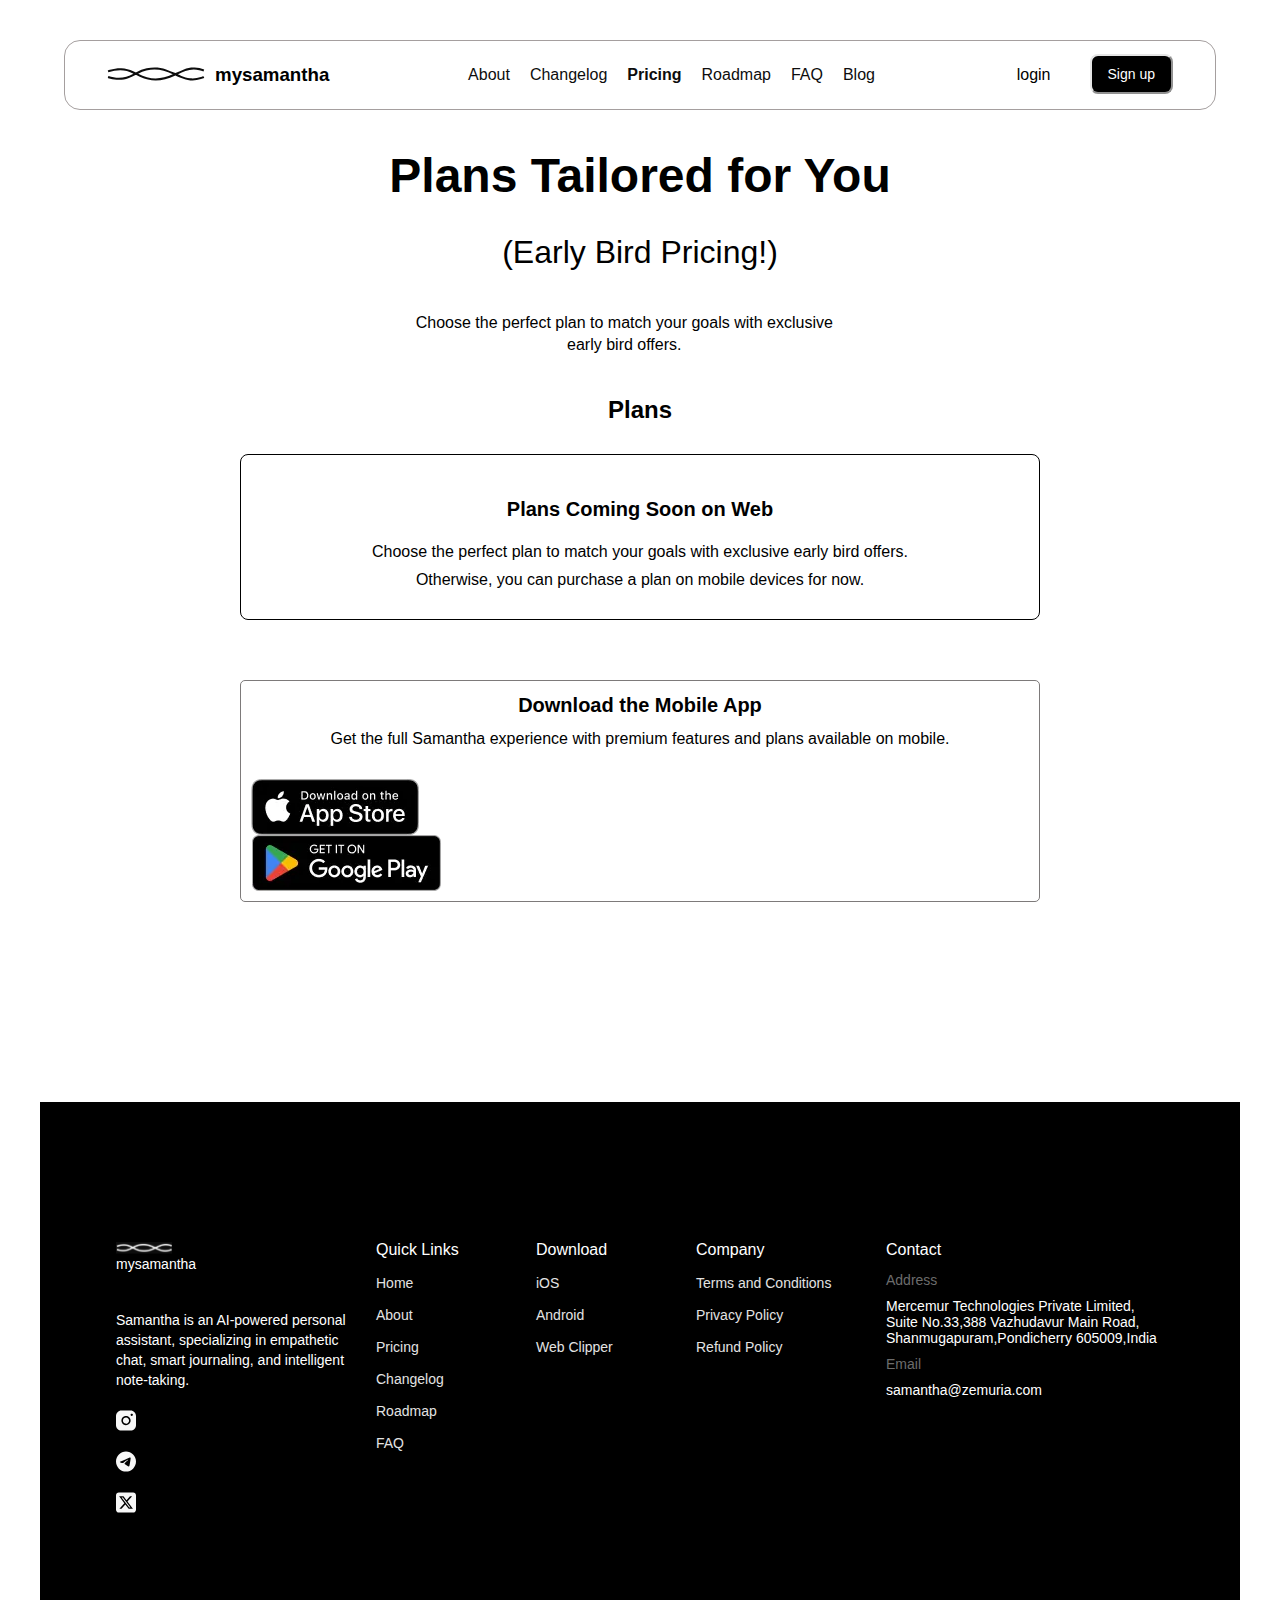
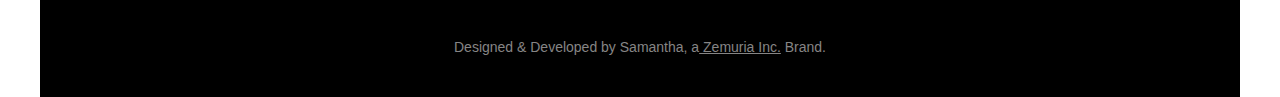
<file: plans.html>
<!DOCTYPE html>
<html lang="en">
<head>
    <meta charset="UTF-8">
    <meta name="viewport" content="width=device-width, initial-scale=1.0">
    <title>Our Plans</title>
    <link rel="stylesheet" href="style.css">
    <link rel="stylesheet" href="responsive.css">
</head>
<body>
    <!-- Hidden checkbox for CSS-only hamburger menu -->
    <input type="checkbox" id="hamburger-toggle" class="hamburger-checkbox">
    
    <div class="header">
        <div class="left-top">
            <a href="index.html"><img src="images/samantha-logo.svg" alt="samantha-logo" class="s-logo"></a>
            <h3 class="logo-text">mysamantha</h3>
        </div>
        
        <!-- Desktop Navigation -->
        <div class="nav-bar">
            <a href="about.html">About</a>
            <a href="changelog.html">Changelog</a>
            <a href="plans.html" class="nav-link active">Pricing</a>
            <a href="roadmap.html">Roadmap</a>
            <a href="FAQ.html">FAQ</a>
            <a href="blog.html">Blog</a>
        </div>
        
        <div class="right-top">
            <a href="#" class="login-btn">login</a>
            <button class="signup-btn">Sign up</button>
        </div>
        
        <!-- Hamburger Menu for Mobile -->
        <label for="hamburger-toggle" class="hamburger" tabindex="0" role="button" aria-label="Toggle navigation menu">
            <span></span>
            <span></span>
            <span></span>
        </label>
    </div>
    
    <!-- Mobile Menu Overlay -->
    <div class="mobile-menu">
        <a href="about.html">About</a>
        <a href="changelog.html">Changelog</a>
        <a href="plans.html">Pricing</a>
        <a href="roadmap.html">Roadmap</a>
        <a href="FAQ.html">FAQ</a>
        <a href="blog.html">Blog</a>
        <div class="mobile-auth">
            <a href="#" class="login-btn">Login</a>
            <button class="signup-btn">Sign-up</button>
        </div>
    </div>
    <div class="whole-plan">
    <div class="plan">
        <p class="plan-h1">Plans Tailored for You</p>
        <p class="plan-h2">(Early Bird Pricing!)</p>
        <p class="plan-h3">Choose the perfect plan to match your goals with exclusive early bird offers.</p>
    </div>
    <h1 class="main-plan">Plans</h1>
    <div class="plan1">
        <p class="plan1-tit">Plans Coming Soon on Web</p>
        <p class="plan1-def">Choose the perfect plan to match your goals with exclusive early bird offers.</p>
        <p class="plan1-def1">Otherwise, you can purchase a plan on mobile devices for now.</p>
       </div>
    <div class="download">
        <p class="download-text1">Download the Mobile App</p>
        <p class="download-text2">
            Get the full Samantha experience with premium features and plans available on mobile.
        </p>
        <div class="download-images">
            <img src="images/appstore.webp" alt="app-store">
            <img src="images/google play.webp" alt="play-store">
        </div>
       </div>
  </div>
      <div class="final">
  <div class="footer">
    <div class="footer-cover">
    
    <div class="footer1">
       <a target="_blank" href="index.html"> <img class="footer-logo" src="images/footer-logo.svg" alt="samatha footer logo"></a>
        <p>mysamantha</p>
        <br>
        <p class="footer-des">Samantha is an AI-powered personal assistant, specializing in empathetic chat, smart journaling, and intelligent note-taking. </p>
        <div class="soc">
       <a target="_blank" href="https://www.instagram.com/samanthareplies/"><img src="images/instagram-icon.svg" alt="insta" class="insta"></a><span><a target="_blank" href="https://t.me/samanthareplies"><img src="images/telegram-icon.svg" alt="telegram logo" class="tele"></a><span>
           <a target="_blank" href="https://x.com/samanthareplies"><img src="images/twitter-icon.svg" alt="twitter-logo" class="x"></a>
        </span>
     </div>
    </div>
    <div class="footer-row">
     <div class="footer2">
        <h3 class="footerh">Quick Links</h3>
         <a href="index.html">Home</a>
         <a href="about.html">About</a>
        <a href="plans.html">Pricing</a>
         <a href="changelog.html">Changelog</a>
         <a href="roadmap.html">Roadmap</a>
         <a href="FAQ.html">FAQ</a>
     </div>
     <div class="footer3">
        <h3 class="footerh">Download</h3>
         <a href="#">iOS</a>
         <a href="#">Android</a>
         <a href="#">Web Clipper</a>
         </div>
         <div class="footer4">
        <h3 class="footerh">Company</h3>
         <a href="#">Terms and Conditions</a>
         <a href="#">Privacy Policy</a>
         <a href="#">Refund Policy</a>
         </div>
         </div>
         <div class="footer5">
            <h3 class="footerh">Contact</h3>
            <p class="f5">Address</p>
            <p>Mercemur Technologies Private Limited,<br>Suite No.33,388 Vazhudavur Main Road,<br>Shanmugapuram,Pondicherry 605009,India</p>
            <p class="f5">Email</p>
           <a target="_blank" href="mailto:samantha@zemuria.com"></a> <p>samantha@zemuria.com</p>
         </div>
    </div>
         <div class="right">
            Designed & Developed by Samantha, a<a target="_blank" href="https://zemuria.com/"> Zemuria Inc.</a> Brand.
         </div>

</div>
</div>


</body>
</html>
</file>
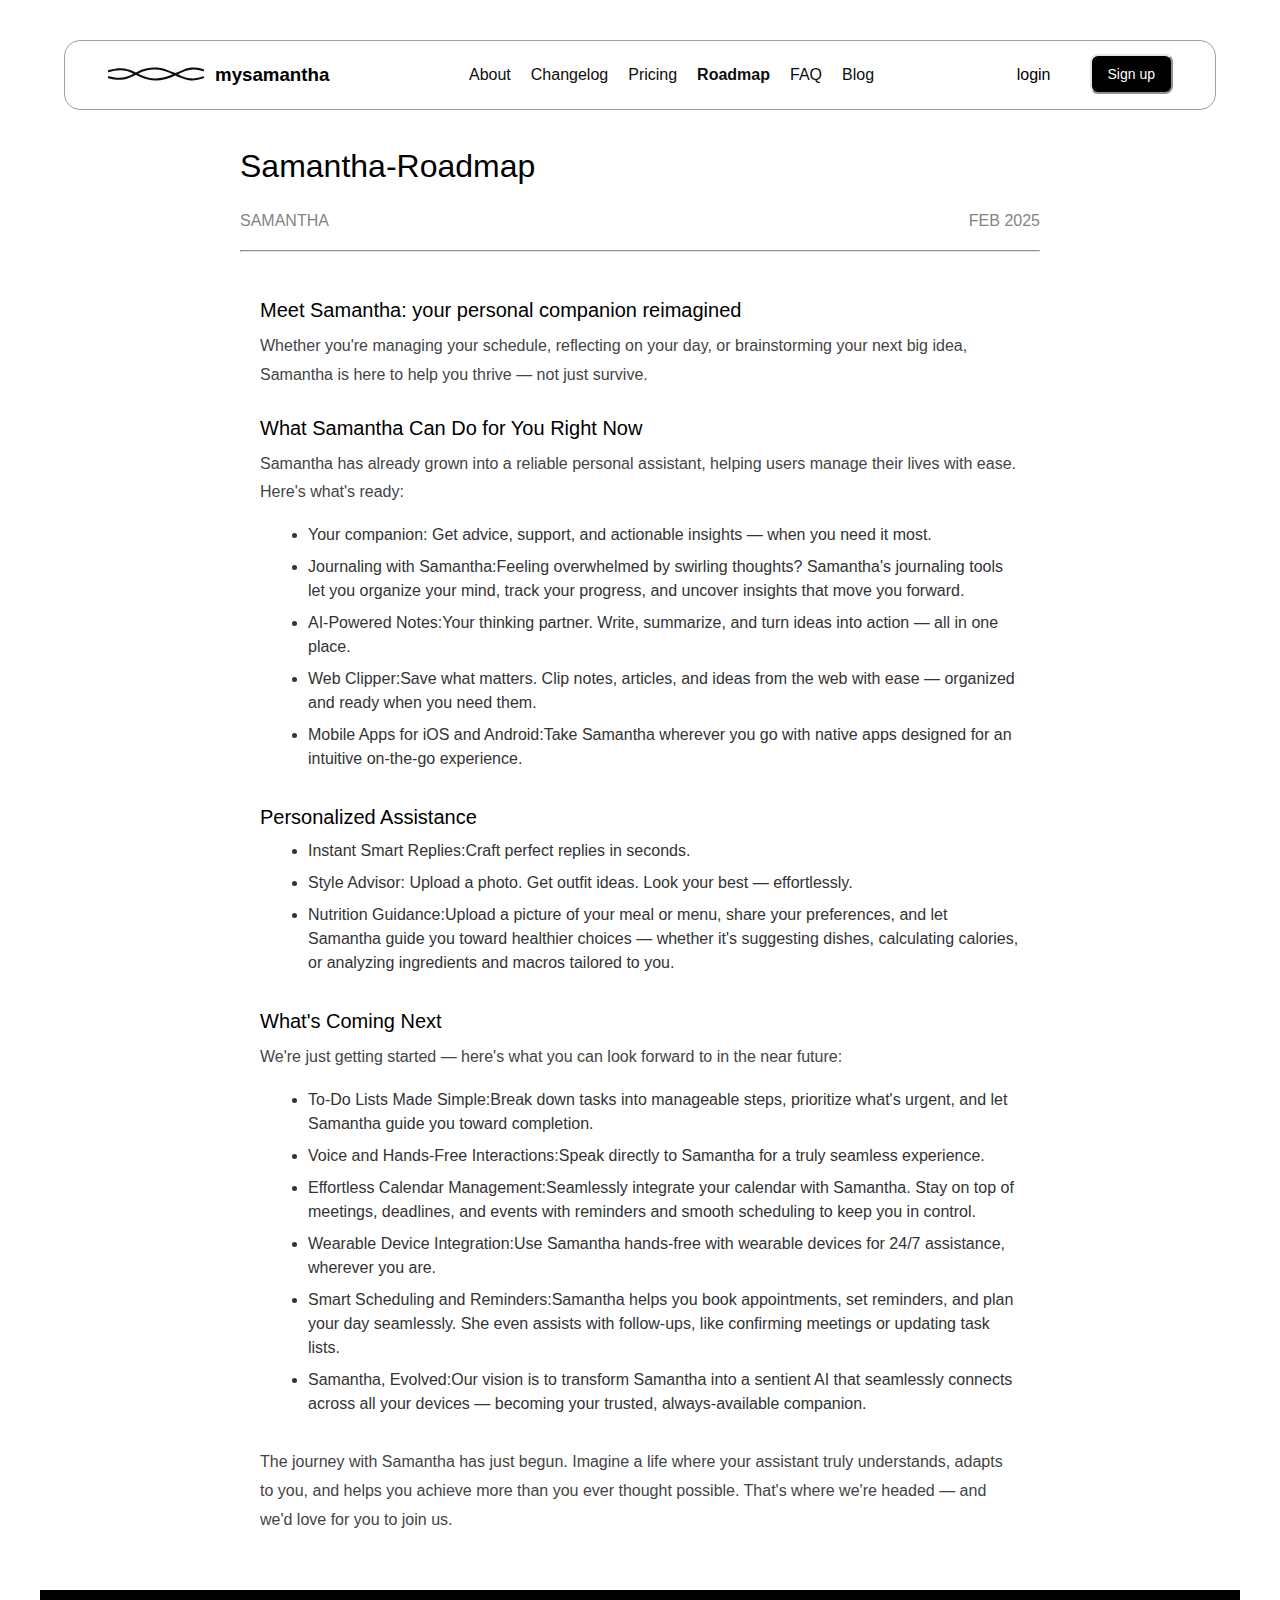
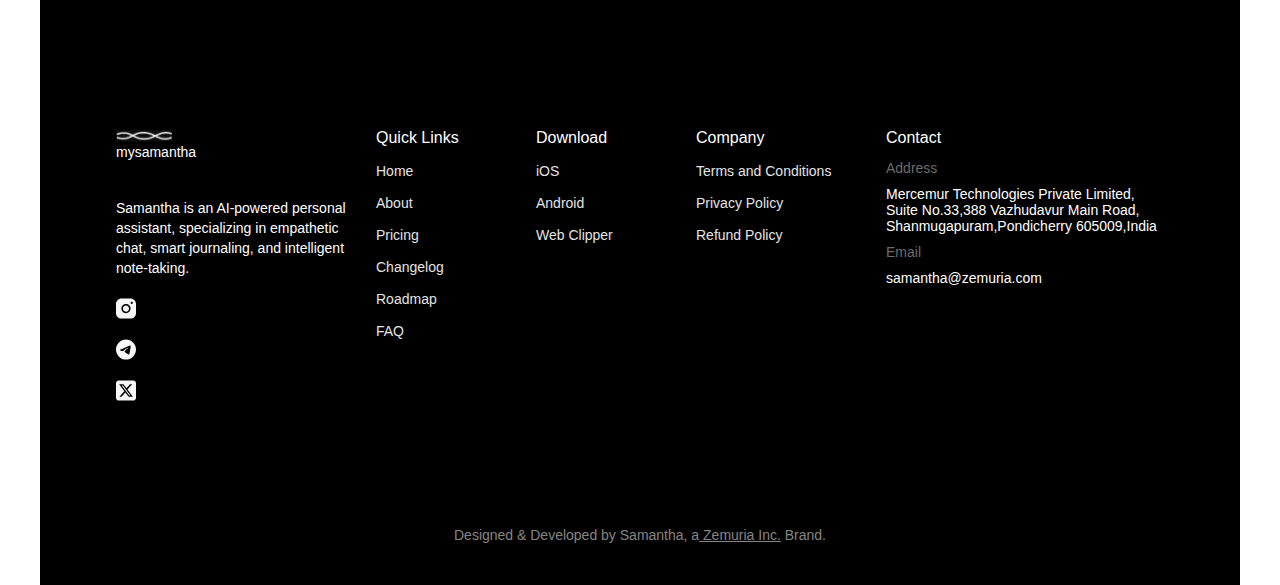
<file: roadmap.html>
<!DOCTYPE html>
<html lang="en">
<head>
    <meta charset="UTF-8">
    <meta name="viewport" content="width=device-width, initial-scale=1.0">
    <title>roadmap</title>
    <link rel="stylesheet" href="style.css">
    <link rel="stylesheet" href="responsive.css">
</head>
<body>
    <!-- Hidden checkbox for CSS-only hamburger menu -->
    <input type="checkbox" id="hamburger-toggle" class="hamburger-checkbox">
    
    <div class="header">
        <div class="left-top">
            <a href="index.html"><img src="images/samantha-logo.svg" alt="samantha-logo" class="s-logo"></a>
            <h3 class="logo-text">mysamantha</h3>
        </div>
        
        <!-- Desktop Navigation -->
        <div class="nav-bar">
            <a href="about.html">About</a>
            <a href="changelog.html">Changelog</a>
            <a href="plans.html">Pricing</a>
            <a href="roadmap.html" class="nav-link active">Roadmap</a>
            <a href="FAQ.html">FAQ</a>
            <a href="blog.html">Blog</a>
        </div>
        
        <div class="right-top">
            <a href="#" class="login-btn">login</a>
            <button class="signup-btn">Sign up</button>
        </div>
        
        <!-- Hamburger Menu for Mobile -->
        <label for="hamburger-toggle" class="hamburger" tabindex="0" role="button" aria-label="Toggle navigation menu">
            <span></span>
            <span></span>
            <span></span>
        </label>
    </div>
    
    <!-- Mobile Menu Overlay -->
    <div class="mobile-menu">
        <a href="about.html">About</a>
        <a href="changelog.html">Changelog</a>
        <a href="plans.html">Pricing</a>
        <a href="roadmap.html">Roadmap</a>
        <a href="FAQ.html">FAQ</a>
        <a href="blog.html">Blog</a>
        <div class="mobile-auth">
            <a href="#" class="login-btn">Login</a>
            <button class="signup-btn">Sign-up</button>
        </div>
    </div>
    <div class="map-class">
        <div class="map-h">
            <h1>Samantha-Roadmap</h1>
            <div class="date">
                <p>SAMANTHA</p><p>FEB 2025</p>
            </div>
            <hr>
        </div>
  <div class="map-c">
      <h1 class="map-h1">Meet Samantha: your personal companion reimagined</h1>
      <p>Whether you're managing your schedule, reflecting on your day, or brainstorming your next big idea, Samantha is here to help you thrive — not just survive.</p>

      <h2 class="map-h1">What Samantha Can Do for You Right Now</h2>
      <p>Samantha has already grown into a reliable personal assistant, helping users manage their lives with ease. Here's what's ready:</p>

      <ul>
        <li>Your companion: Get advice, support, and actionable insights — when you need it most.</li>
        <li>Journaling with Samantha:Feeling overwhelmed by swirling thoughts? Samantha's journaling tools let you organize your mind, track your progress, and uncover insights that move you forward.</li>
        <li>AI-Powered Notes:Your thinking partner. Write, summarize, and turn ideas into action — all in one place.</li>
        <li>Web Clipper:Save what matters. Clip notes, articles, and ideas from the web with ease — organized and ready when you need them.</li>
        <li>Mobile Apps for iOS and Android:Take Samantha wherever you go with native apps designed for an intuitive on-the-go experience.</li>
     </ul>

    <h2 class="map-h1">Personalized Assistance</h2>
    <ul>
        <li>Instant Smart Replies:Craft perfect replies in seconds.</li>
        <li>Style Advisor: Upload a photo. Get outfit ideas. Look your best — effortlessly.</li>
        <li>Nutrition Guidance:Upload a picture of your meal or menu, share your preferences, and let Samantha guide you toward healthier choices — whether it's suggesting dishes, calculating calories, or analyzing ingredients and macros tailored to you.</li>
    </ul>

    <h2 class="map-h1">What's Coming Next</h2>
    <p>We're just getting started — here's what you can look forward to in the near future:</p>
    <ul>
        <li>To-Do Lists Made Simple:Break down tasks into manageable steps, prioritize what's urgent, and let Samantha guide you toward completion.</li>
        <li>Voice and Hands-Free Interactions:Speak directly to Samantha for a truly seamless experience.</li>
        <li>Effortless Calendar Management:Seamlessly integrate your calendar with Samantha. Stay on top of meetings, deadlines, and events with reminders and smooth scheduling to keep you in control.</li>
        <li>Wearable Device Integration:Use Samantha hands-free with wearable devices for 24/7 assistance, wherever you are.</li>
        <li>Smart Scheduling and Reminders:Samantha helps you book appointments, set reminders, and plan your day seamlessly. She even assists with follow-ups, like confirming meetings or updating task lists.</li>
        <li>Samantha, Evolved:Our vision is to transform Samantha into a sentient AI that seamlessly connects across all your devices — becoming your trusted, always-available companion.</li>
    </ul>

        <p>The journey with Samantha has just begun. Imagine a life where your assistant truly understands, adapts to you, and helps you achieve more than you ever thought possible. That's where we're headed — and we'd love for you to join us.</p>
        </div>
        </div>
           <div class="final">
  <div class="footer">
    <div class="footer-cover">
    
    <div class="footer1">
       <a target="_blank" href="index.html"> <img class="footer-logo" src="images/footer-logo.svg" alt="samatha footer logo"></a>
        <p>mysamantha</p>
        <br>
        <p class="footer-des">Samantha is an AI-powered personal assistant, specializing in empathetic chat, smart journaling, and intelligent note-taking. </p>
        <div class="soc">
       <a target="_blank" href="https://www.instagram.com/samanthareplies/"><img src="images/instagram-icon.svg" alt="insta" class="insta"></a><span><a target="_blank" href="https://t.me/samanthareplies"><img src="images/telegram-icon.svg" alt="telegram logo" class="tele"></a><span>
           <a href="https://x.com/samanthareplies"><img src="images/twitter-icon.svg" alt="twitter-logo" class="x"></a>
        </span>
     </div>
    </div>
    <div class="footer-row">
     <div class="footer2">
        <h3 class="footerh">Quick Links</h3>
         <a href="index.html">Home</a>
         <a href="about.html">About</a>
        <a href="plans.html">Pricing</a>
         <a href="changelog.html">Changelog</a>
         <a href="roadmap.html">Roadmap</a>
         <a href="FAQ.html">FAQ</a>
     </div>
     <div class="footer3">
        <h3 class="footerh">Download</h3>
         <a href="#">iOS</a>
         <a href="#">Android</a>
         <a href="#">Web Clipper</a>
         </div>
         <div class="footer4">
        <h3 class="footerh">Company</h3>
         <a href="#">Terms and Conditions</a>
         <a href="#">Privacy Policy</a>
         <a href="#">Refund Policy</a>
         </div>
         </div>
         <div class="footer5">
            <h3 class="footerh">Contact</h3>
            <p class="f5">Address</p>
            <p>Mercemur Technologies Private Limited,<br>Suite No.33,388 Vazhudavur Main Road,<br>Shanmugapuram,Pondicherry 605009,India</p>
            <p class="f5">Email</p>
           <a target="_blank" href="mailto:samantha@zemuria.com"></a> <p>samantha@zemuria.com</p>
         </div>
    </div>
         <div class="right">
            Designed & Developed by Samantha, a<a target="_blank" href="https://zemuria.com/"> Zemuria Inc.</a> Brand.
         </div>

</div>
</div>


</body>
</html>
</file>
<file: style.css>
*{
    padding: 0;
    margin:0;
    box-sizing: border-box;
    border-color: #e5e5e5;
}
html, body {
  width: 100%;
  min-width: 0;
  max-width: 100vw;
  overflow-x: hidden;
}

/* Ensure all main containers and sections do not overflow */
.header, .hero-section, .section2, .fig-container, .grow, .mobile, .mobile-container, .focus, .foc-img, .mark, .marquee-container, .qna, .buy, .box, .final, .footer, .footer-cover, .FAQ, .whole-plan, .plan1, .download {
  box-sizing: border-box;
  width: 100%;
  max-width: 1200px;
  margin-left: auto;
  margin-right: auto;
  overflow-x: hidden;
}

/* Responsive images and figures */
img, video {
  max-width: 100%;
  height: auto;
  display: block;
}

body{
     font-family: inter,sans-serif;
     overflow-x: hidden;
}

/* Hamburger Menu Styles */
.hamburger {
    display: none;
    flex-direction: column;
    cursor: pointer;
    padding: 10px;
    z-index: 1000;
    position: relative;
}

.hamburger span {
    width: 25px;
    height: 3px;
    background: #000;
    margin: 3px 0;
    transition: 0.3s;
}

/* Hidden checkbox for CSS-only hamburger menu */
.hamburger-checkbox {
    display: none;
}

/* Mobile menu overlay */
.mobile-menu {
    display: none;
    position: fixed;
    top: 0;
    left: 0;
    width: 100%;
    height: 100vh;
    background: rgba(255, 255, 255, 0.98);
    z-index: 999;
    flex-direction: column;
    justify-content: center;
    align-items: center;
    transform: translateX(-100%);
    transition: transform 0.3s ease-in-out;
}

.mobile-menu.active {
    transform: translateX(0);
}

.mobile-menu a {
    text-decoration: none;
    color: #000;
    font-size: 1.5rem;
    font-weight: 600;
    margin: 15px 0;
    padding: 15px 30px;
    border-radius: 8px;
    transition: all 0.3s ease;
    text-align: center;
    min-width: 200px;
}

.mobile-menu a:hover {
    background: #000;
    color: #fff;
    transform: scale(1.05);
}

.mobile-menu .mobile-auth {
    margin-top: 30px;
    display: flex;
    flex-direction: column;
    gap: 15px;
}

.mobile-menu .mobile-auth a,
.mobile-menu .mobile-auth button {
    padding: 12px 30px;
    border-radius: 5px;
    font-weight: 600;
    text-align: center;
    transition: all 0.3s ease;
}

.mobile-menu .mobile-auth .login-btn {
    background: transparent;
    border: 2px solid #000;
    color: #000;
}

.mobile-menu .mobile-auth .signup-btn {
    background: #000;
    color: #fff;
    border: 2px solid #000;
}

.mobile-menu .mobile-auth a:hover,
.mobile-menu .mobile-auth button:hover {
    transform: scale(1.05);
}



.header{
    position:sticky;
    display:flex;
    justify-content: space-between;
    align-items: center;
    gap: 1rem;
    margin-top: 2.5rem;
    margin-bottom: 2.5rem;
    margin-right:auto;
    margin-left: auto;
    border: 1px solid rgb(165, 159, 159);
    border-radius:1rem;
    width:90%;
    height:70px;
    background-color: white;
    z-index: 999;
}
.nav-bar{
    display:flex
}

.nav-bar a{
    text-decoration: none;
    padding: 10px;
    font-weight: 400;
    font-size: 1rem;
    line-height: 1.5rem;
    color: #0d0d0d;
    transition: active 0.2s ease;
    
}

.nav-bar a:hover{
    text-decoration: none;
    cursor: pointer;
   
}
.nav-link.active {
  font-weight: 700;
  
}

.login-btn{
    text-decoration: none;
    color: black;
    padding:3px;
    border-radius:4px;
    line-height: 22px;
    font-weight: 400;
    font-size: 1rem;
}

.signup-btn{
    margin-bottom: 3px;
    padding-top:.5rem;
    padding-bottom: 0.5rem;
    padding-left: 1rem;
    padding-right: 1rem;
    border-radius: 8px;
    font-weight: 500;
    font-size: 0.875rem;
    line-height: 1.25rem;
    color: white;
    background-color: black;
    margin-right: 10px;
    margin-left: 20px;
    cursor: pointer;

}
.left-top h3{
     font-weight: 700;
}

.left-top{
    display:flex;
    align-items: baseline;
    font-weight: 600;
    
}
.s-logo{
    padding:0px 10px;
}
.right-top{
    display:flex;
    align-items: center;
    gap: 1rem;
}
.btn{
    display:flex;
    border-radius: 48px;
    background-size: auto;
    justify-content: center;
    padding:10px 20px 10px 0;
    background: linear-gradient(90deg, #ffffff, #f7f7f7 53.39%);
    width:fit-content;
    margin:0 auto !important;
    align-items: center;
}
.why{
    
    border-radius: 9999px;
    background-color: white;
    color: black;
    cursor:pointer;
    border: 1px solid gray;
    padding: 12px;
    font-size: 1rem;
    font-weight: 600;
    line-height: 1.5rem;
    padding:0.75rem;
    gap:0.5rem;
}
.know{
    padding-top: 5px;
    padding-left: 3px;
    font-weight: 400;
    font-size: 1rem;
    line-height: 1.5rem;
    gap:.5rem;
    border-radius: 18px;

    
    text-decoration: none;
    color:rgb(121, 117, 117);

}
.hero-text{
    display: flex;
    flex-direction: column;
    text-align: center;
    justify-content: center;
    align-items: center;

}
.hero-text p{
    font-style:normal;
    margin:30px 0;
    font-weight: 400;
    font-size: 1.25rem;
    margin-top:2.5rem;
}
.hero-p{
  line-height: 1.5rem;
  font-style: italic;
  font-weight: 300;
  font-size: 1.25rem;
  margin-top: 1.5rem;
  color:#5a5a5a;
}
.journey{
    margin-bottom: 20px;
    border-radius:8px;
    color:white;
    background-color: black;
    font-weight: 500;
    font-size: 0.875rem;
    line-height: 1.25rem;
    padding-top: 0.5rem;
    padding-bottom: 0.5rem;
    padding-left: 1rem;
    padding-right: 1rem;
    width:180px;
    cursor: pointer;
}
.down-link p{
  font-size: 0.875rem;
  line-height: 1.25rem;
  margin-top: 2.5rem;
  margin-bottom: 0.25rem;

}
.downlink img{
    margin-right: 30px;
    margin-top: 30px;
   
}
.hero-text h1{
    font-size: 64px;
    font-weight: 600;
    margin-top: 2rem;
}
.tnu-head{
    text-align: center;
    margin:30px 0;
    font-size: 3rem;
    font-weight: 700;
    line-height: 52px;
}
.fig-pic img{
   width: 100%;
    padding: 20px;
    
    border:1px solid white;
}
.fig-pic{
    margin-right: 30px;
    width:350px;
    height:auto;
    overflow:hidden;
    text-align: center;
}  

.fig-container{
    display:flex;
    justify-content: space-around;
}
.fig-pic h3{
    font-size: 1.5rem;
    font-weight: 600;
    padding:5px;
    margin-top: 5px;
    margin-bottom: 10px;
}
.fig-pic p{
     font-size: 1rem;
    font-weight: 400;
    line-height: 22px;
    padding: 5px;
    margin-top: 1rem;
    margin-right: 10px;
}
.section2{
    display: flex;
    padding-top:100px;
    flex-direction: column;
    align-items: center;
}
.section2-head{
  font-size: 3rem;
  font-weight: 700;
  line-height: 52px ;
}
.grow{
    display: flex;
    justify-content: center;
}
.mobile {
  background-color:white;
  object-fit: cover;
  padding: 80px 20px;
   position: relative;
  overflow: hidden;
  padding: 2rem;
    z-index: 1;/* to make it stay on top  */
    width:100%;
    height:100%;
    margin:30px 100px;

  
}

.mobile-container {
   display: flex;
   justify-content: space-around;
   margin-top: 60px;
}

.mobile-image {
    width:70vw;
    height:auto;
    margin-top: 100px;
 
 
  
}

.mobile-image img {
    padding:10px;
    width:100%;
    text-align: center;
    vertical-align: middle;
 
  
}

.mobile-text-content{
    padding:20px;
    margin-left: 30px;
}
.background-dna {
  position: absolute; 
  text-align: center;
  object-position: center !important;     /* Take it out of the normal document flow */
  left: 50%;
transform: translateX(-50%);           /* Move left if you want to center wider SVG */
  width: 100%;             /* Slightly wider to account for offset */
  height: 100%;   
  vertical-align: middle; 
  object-fit: contain !important;        /* Maintain aspect ratio */
  z-index: -99;            /* Push far behind text */
  opacity: 0.8;            /* Slight transparency */
  pointer-events: none;    /* Don’t block clicks */
}


.mobile-title {
  font-size:52px;
  margin-bottom: 20px;
}

.intro {
  font-size: 16px;
  margin-top: 2rem;
  font-weight: 400;
  color: #555;
  
}
.feature-text{
    margin-top: 100px;
    margin-left: 40px;
}

.feature h3 {
  font-size: 1.125rem;
  font-weight: 700;
  line-height: 26px;
  margin-bottom: 5px;
  color: #111;
}

.feature p {
  font-size: 1rem;
  margin-bottom: 20px;
  color: #444;
}
.focus{
    display: flex;
    flex-direction: column;
    
    
}
.foc-img{
    display: flex;
    padding-top: 60px;
    padding-right: 4    0px;
    justify-content: center;
    align-items: center;
}
.foc-fig{
    margin-right: 30px;
    width:350px;
    height:auto;
    overflow:hidden;
    text-align: center;
}
.foc-fig img{
    width: 100%;
    padding: 10px;
    
    border:1px solid white;

}
.foc-fig h3{
    font-size: 1.5rem;
    font-weight: 600;
    padding:5px;
    margin-top: 5px;
    margin-bottom: 10px;
}
.foc-fig p{
    font-size: 1rem;
    font-weight: 400;
    line-height: 22px;
    padding: 5px;
    margin-top: 1rem;
    margin-right: 10px;
}
.focus h1{
    text-align: center;
    font-size: 60px;
}
.roll{
    display: flex;
    justify-content: center;
    margin-top: 70px;
    padding-left: 10px;
    background-color:rgb(235, 235, 235) ;
    padding:30px 0px;

}
.rollh1{
    line-height: 48px;
    font-size: 40px;
    font-weight: 700;
    }
    .rollp{
        color: #333333;
        line-height: 25px;
        font-style: italic;
        font-weight: 300;
        font-size: 1.25rem;
        margin-left: 40px;
        margin-top: 60px;
        margin-right: 15px;

    }
    .mark{
        background-color:rgb(235, 235, 235);
        opacity: 0.6;
        margin-top: 100px;
        margin-bottom: 40px;
        

    }
    

.marquee-container {
  width: 100%;
  max-width: 100vw; /* prevent overflow beyond the screen */
  overflow: hidden;
  background: rgb(235, 235, 235);
  padding: 10px 0;
  box-sizing: border-box;
}

.marquee-track {
  display: flex;
  width: fit-content;
  animation: marquee 40s linear infinite;
  padding-bottom: 60px;
  margin-bottom: 20px;
}

.marquee-item {
  display: flex;
  flex-direction: column;
  justify-content: space-between;
  align-items: center;
  width:300px;
  margin:0px 10px;
  height: 250px;
  padding: 15px;
  background: white;
  border-radius: 10px;
  box-shadow: 0 10px 20px rgba(0, 0, 0, 0.1);
  text-align: center;
  overflow: hidden;  
}
.marquee-text {
  display: -webkit-box;
  -webkit-line-clamp: 7;       /* limit to 3 lines */
  -webkit-box-orient: vertical;
  overflow: hidden;
  text-overflow: ellipsis;
  margin-bottom: 3em; 
          /* creates ~3 line gap before <span> */
  
}

.marquee-item span{
    align-self: center;
  margin-top: auto;           /* push to bottom */
  font-size: 1rem;
  color: #444;
  font-weight: 500;
}


.marquee-container:hover .marquee-track {
  animation-play-state: paused;
}
.qna{
    display: flex;
  flex-wrap: wrap; /* Allows content to wrap to the next line */
  justify-content: space-evenly;
  gap: 30px;
  padding: 0 20px;  /* Avoids touching screen edges */
  box-sizing: border-box;
  width: 100%;
  max-width: 1200px;  /* Optional cap */
  margin: auto;
}
.q{
    margin:20px 30px;
}
.qn{
    margin:20px 20px;
}
.q h1{
    font-size:40px;
    margin-top: 50px;
}
.q p{
    margin:20px 0;
    font-size: 1.125rem;
    line-height: 1.75rem;
    margin-top: 3rem;

}
.q a{
    color:black;
    font-weight: 600;
    font-size: 1.25rem;
    line-height: 22px;

}
.qn{
    margin-top:40px;
    /* width:50%; */
    
    
}
.qn p{
    font-size: 20px;
    margin-top: 20px;
    margin-bottom: 15px;
}
.qn-space{
  display: flex;
  justify-content: space-between;
}
.buy{
    text-align: center;
    margin-top: 80px;
}
.buy-btn{
    display:inline-block;
    margin:0 auto;
    width: 200px;
    height: 30px;
    border-radius: 5px;
    color: white;
    background-color: #111;
    font-weight: 600;
    margin-top: 20px;
    cursor:pointer;
}
.buy h1{
    margin-top: 30px;
    margin-bottom: 20px;
    font-size: 50px;
}
.p1{
    font-size:30px ;
    color:#434242;
    margin-bottom: 20px;
}
.p2{
    font-size: 20px;
    color: #2e2d2d;

}
.box{
    display:flex;
    justify-content: center;
    align-items: center;
    margin-top: 80px;
    margin-bottom: 180px;

}
.box1{
    margin-right: 15px;
    border:2px solid rgb(213, 198, 198);
    padding:4px;
    border-radius:8px;
    text-align: center;
    width:242px;
    height: 108px;
}
.trust{
    font-size: 20px;
    margin-bottom: 0px;
}
.nos{
    font-size: 20px;
    margin: 16px 0;
}
.count{
    font-size: 20;
}
.footer{
    background-color: black;
    color: white;
    display:flex;
    
    align-items:flex-start;
    padding-top:5rem;
    padding-bottom: 2rem;
    padding-left: 1rem;
    padding-right: 1rem;
    font-size: 14px;
    min-height: 400px;
    width: 100%;
    box-sizing: border-box;
    flex-wrap: wrap;
    gap: 1rem ;
}
.footer-cover{
  display: flex;
  margin:20px auto;
}
.footer1{
    padding: 20px;
    margin-left:60px;
    flex: none;
    width: 140px;
    min-width: 250px;
}
.footer1 p{
    font-weight: 400;
    font-size: 0.875rem;
    line-height: 1.25rem;

}
.footer-des{
   font-weight: 400;
    font-size: 0.875rem;
    line-height: 1.25rem;
    margin-top:1.25rem;

}
.p-ash{
    margin-top: 1.25rem;
    color: #ddd5d5;
}
.footer1 img{
    margin-right: 1rem;
    vertical-align: middle;
    margin-top: 1.25rem;
}
.footer2{
    display: flex;
    flex-direction: column;
    margin: 0 10px;
    min-width: 120px;
    flex: none;
    margin-top: 36px;
    width: 140px;
}
.footerh{
    font-size: 1rem;
    line-height: 1.5rem;
    font-weight: 500;
    width:100px;
}
.footer2 a{
    text-decoration: none;
    color: rgb(227, 227, 227);
    margin-top: 10px;
    line-height: 22px;
    font-size: 0.875rem;
    
}
.footer3{
    display: flex;
    flex-direction: column;
    margin: 0 10px;
    min-width: 120px;
    margin-top: 36px;
    flex: none;
    width: 140px;
}
.footer3 a{
    text-decoration: none;
    color: rgb(227, 227, 227);
    margin-top: 10px;
    line-height: 22px;
    font-size: 0.875rem;
    
}
.footer4{
    display: flex;
    flex-direction: column;
    margin: 0 10px;
    min-width: 120px;
    margin-top: 36px;
    flex: none;
    width: 140px;
}
.footer4 a{
    text-decoration: none;
    color: rgb(227, 227, 227);
    margin-top: 10px;
    line-height: 22px;
    font-size: 0.875rem;
}
.footer5{
    margin: 0 5px;
    min-width: 380px;
    margin-top: 36px;
    flex: 1;
    margin-left: 40px;
}
.footer5 p{
     font-size: 0.875rem;
    margin-right: 100px;
}
.footer5 a{
  text-decoration: none;
  color: white;
}
.f5{
    margin-top: 10px;
    color: #6c6c6c;
    margin-bottom: 10px;
}


.final{
    width: 100%;
    min-height: 400px;
    overflow: hidden;
}
.right{
    width: 100%;
    text-align: center;
    color: #868585;
    margin-top: 60px;
    padding-bottom: 20px ;
    padding: 10px;
    font-size: 14px;
}
.right a{
  text-decoration: underline;
  color: #868585;
}
.right-top {
    display: flex;
    flex-direction: row;
    align-items: center;
    gap: 1rem;
}
.abt-text{
    margin: 40px auto;
    margin-bottom: 200px;
    max-width: 800px;
    padding: 0 20px;
    box-sizing: border-box;
}
.date{
    display: flex;
    justify-content: space-between;
    margin-bottom: 20px;

    margin-top: 30px;
    color: rgb(134, 130, 130);

}
.abt-1{
    font-weight: 400;
    font-size: 32px;
    line-height: 2.5rem;
    width:100%
}
.content1{
    margin-top: 20px;
    margin-bottom:10px;
    font-weight: 100;
    color: #555;
    font-size: 15px;
}

.c1{
    margin-bottom: 80px;
    margin-right: 5px;
}
.cl-text {
    
    margin-top: 1.75rem;
    margin-left: auto;
    margin-right: auto;
    max-width: 1128px;
    width:100%;
    padding: 0 20px;
    box-sizing: border-box;
    position: relative;
}

.cl-text1 {
    display: flex;
    width: 500px;
    flex-direction: column;
    justify-content: center;
    align-items: center;
    margin-left: 100px;
}

.cl2 {
    margin-left: 160px;
    color:#333333;
    padding-right: 50px;
    font-weight: 400;
    line-height: 1.5rem;
    font-size: 0.875rem;
    margin-bottom: 1rem;
  }



.cl1 {
    font-weight: 600;
    font-size: 2.25rem;
    line-height: 2.5rem;
    margin-bottom: 1rem;
    color:#0d0d0d;
    margin-top: 0 ;
}

.cla {
    margin-right: 60px;
    margin-bottom: 20px;
    text-decoration: none;
    padding-bottom: 1rem;
    padding-top: 1rem;
    font-weight: 600;
    font-size: 0.875rem;
    line-height: 1.25rem;
    color:#222222;
}



.changelog-container {
    display: flex;
    align-items: baseline;
    justify-content: space-between;
    flex-wrap: wrap;
    padding: 20px;
    gap: 1.5rem;
    box-sizing: border-box;
    max-width: 100%;
    border-bottom: 1px solid black;
}
.changelog-container-last{
  
   display: flex;
   align-items: baseline;
   justify-content: space-between;
   flex-wrap: wrap;
   padding: 20px;
    gap: 1.5rem;
    box-sizing: border-box;
    font-size: 15px;
    max-width: 100%;
    
}

.day{
  margin-right: 40px;
  position: sticky;
  top:7rem;
  font-size: 1rem;
  line-height: 1.5rem;
  z-index: 10;
  font-weight: 400;
  padding-top:1rem;
}

.log {
    flex: 1;
    max-width: 815px;
    line-height: 1.6;
    margin-top:2.5rem;
    margin-bottom: 2.5rem;
    text-align:left;
}
.logp{
  font-size: 1rem;
  color:#333333;
  line-height: 1.5rem;
  font-weight: 400;
  margin-top: .5rem;
  margin-bottom: 0.5rem;
}


.log1 {
    font-weight: 500;
    line-height: 1.75rem;
    font-size: 1.25rem;
    margin-bottom: 2.5rem;
    color: #222222;
    margin-top: 0.5rem;
}
.log1.imp{
  font-weight: 600;
  
}
.logimp{
  font-size: 1.25rem;
  line-height: 1.75rem;
  margin-bottom: .5rem;
  font-weight: 500;
  margin-top: .5rem;
    
}

.log2 {
  
    font-size: 1rem;
    font-weight: 700;
    line-height: 1.5rem;
}
.cl-text ul{
   font-size: 1rem;
    line-height:1.5rem;
}

.cl-text ul li {
    list-style-position: inside;
    font-size: 1rem;
    line-height:1.5rem;
    margin-top: 0.5rem;
    margin-left: 1.5rem;
    font-weight: 400;

}
.blog{
    display: flex;
    
    margin-top: 80px;
    gap:8px;
    margin-bottom: 300px;
    margin-left: 10px;
    margin-right: 10px;

}
.blog-img {
    width: 500px;
    height:300px ;

    
}
.blog-img img{
    width:100%;
    border-radius: 8px;
    height:100%;
}
.blog-title{
    margin-top: 20px;
    margin-bottom: 5px;
    font-weight: 500;
    font-size: 1.125rem;
    line-height: 1.75rem;
}
.blog-date{
    font-size: 0.75rem;
    line-height:1.25rem;
}
.map-h h1{
  font-size: 32px;
  font-weight: 400;
  line-height: 2rem;
}
.map-h1{
  font-size: 1.25rem;
  line-height: 1.75rem;
  font-weight: 500;
  margin-top: 1.5rem;
  margin-bottom: 0.5rem;
}
.map-class{
    max-width: 800px;
    margin:20px auto;
}
.map-c {
  max-width: 800px;
  margin: auto;
  padding: 20px;
}



.map-c p {
  font-size: 1rem;
  line-height: 1.8;
  font-weight: 400;
  margin-bottom: 1rem;
  color: #444;
}

.map-c ul {
  margin-left: 1.5rem;
  margin-bottom: 2rem;

}

.map-c ul li {
  font-size: 1rem;
  line-height: 1.5rem;
  font-weight:400;
  margin-bottom: 0.5rem;
  margin-top: 0.5rem;
  margin-left: 1.5rem;
  color: #333;
}
.whole-plan{
    display:flex;
    flex-direction: column;
    align-items: center;
    margin-top: 40px;

}
.plan-h1{
    font-size: 3rem;
    font-weight: bolder;
    line-height: 52px;


}
.plan-h2{
    line-height: 2.5rem;
    font-weight: 500;
    font-size: 32px;
    text-align: center;
    margin-top:30px;
    margin-bottom: 40px;
}
.plan-h3{
    line-height: 22px;
    font-weight: 400;
    font-size: 1rem;
    width:450px;
    margin-top:2rem;
    text-align: center;
    padding-left: 20px;
    margin-bottom: 30px;
}
.main-plan{
    margin: 0.5rem;
    text-align: center;
    font-size: 1.5rem;
    font-weight: 700;
    line-height: 2rem;
}

.plan1-tit{
    font-size: 1.25rem;
    font-weight: 600;
    line-height: 1.75rem;
    margin-bottom: 1rem;
}
.plan1{
    text-align: center;
    margin-top: 20px;
    margin-bottom: 40px;
    border:1px solid black;
    padding:20px;
    width:800px;
    height:auto;
    border-radius: 8px;
    vertical-align: top;

}
.gradient-bg{
   position: absolute;
  top: -50%;
  left: -50%;
  width: 200%;
  height: 200%;
  background: linear-gradient(
    45deg,
    rgba(255, 0, 150, 0.2),
    rgba(0, 255, 255, 0.2),
    rgba(255, 255, 0, 0.2),
    rgba(0, 255, 150, 0.2)
  );
  background-size: 400% 400%;
  animation: gradientShift 15s ease infinite;
  z-index: 0;
  filter: blur(16px);
}


.plan1-tit{
    font-size: 1.25rem;
    font-weight: 600;
    margin:20px 0;
}
.plan1-def{
    font-weight: 400;
    margin:10px 0;
}
.plan1-def1{
    margin-bottom: 10px;
}
.download{
    text-align: center;
    line-height:40px;
    margin-top: 20px;
    margin-bottom: 200px;
    border:1px solid rgb(125, 122, 122);
    padding:10px;
    width:800px;
    height:auto;
    border-radius: 5px;
}
.download-images{
    margin-top: 20px;

}
.download-text1{
    font-size: 1.25rem;
    font-weight: 600;
    line-height: 1.75rem;

}
.FAQ{
    max-width: 744px;
    margin: 60px auto;
    padding: 0 20px;
    box-sizing: border-box;
}
.FAQ-h{
    font-weight: 400;
    line-height: 2rem;
    padding-bottom: 1.5rem;
    font-size: 1.5rem;
    margin-top: 30px;
}
.question{
    
    padding-bottom: 1rem;
    font-weight: 400px;
    font-size: 1rem;
    line-height: 1.25rem;
    margin-top: 20px;
}
.l{
    margin-bottom: 100px;
}
.question-bi-container{
    display: flex;
    justify-content: space-between;
    border-bottom: 1px solid rgb(163, 158, 158);
}
.question-bi-container span{
    align-self:center;
}


/* Animation */
@keyframes marquee {
  0% {
    transform: translateX(0%);
  }
  100% {
    transform: translateX(-50%);
  }
}
</file>
<file: responsive.css>
/* Responsive adjustments for .fig-container, .grow, .foc-img, .mobile-container */
@media (max-width: 900px) {
  .fig-container, .grow, .foc-img, .mobile-container {
    flex-direction: column;
    align-items: center;
    gap: 2rem;
    width: 100%;
    max-width: 100vw;
  }
  .fig-pic, .foc-fig, .mobile-image, .mobile-text-content {
    width: 90vw;
    margin: 0 auto;
  }
  .header {
    flex-direction: row;
    height: auto;
    min-height: 60px;
    padding: 0 10px;
    width: 98%;
  }
  .nav-bar {
    display: none;
  }
  .right-top {
    display: none;
  }
  .hamburger {
    display: flex;
  }
  .mobile-menu {
    display: flex;
  }
}
/* Horizontal scroll for .fig-container on larger screens */
/* Horizontal scroll for .fig-container on small screens */
@media (max-width: 768px) {
  .fig-container {
    display: block;
    overflow-x: auto;
    white-space: nowrap;
    width: 100%;
    max-width: 100vw;
    padding-bottom: 1rem;
  }
  .fig-container .fig-pic {
    display: inline-block;
    vertical-align: top;
    width: 80vw;
    min-width: 220px;
    max-width: 350px;
    margin-right: 1rem;
    white-space: normal;
  }
  .fig-container .fig-pic:last-child {
    margin-right: 0;
  }

  /* Horizontal scroll for images inside .grow */
  .grow {
    display: block;
    overflow-x: auto;
    white-space: nowrap;
    width: 100%;
    max-width: 100vw;
    padding-bottom: 1rem;
  }
  .grow .fig-pic {
    display: inline-block;
    vertical-align: top;
    width: 80vw;
    min-width: 220px;
    max-width: 350px;
    margin-right: 1rem;
    white-space: normal;
  }
  .grow .fig-pic:last-child {
    margin-right: 0;
  }
}

/* Show nav-bar between 769px and 900px */
@media (min-width: 769px) and (max-width: 900px) {
  .nav-bar {
    display: flex !important;
    align-items: center;
  }
  .right-top {
    display: flex !important;
    gap: 1rem;
    align-items: center;
  }
  .signup-btn{
    margin: 5px 0px;
    width:60px;
    padding: 10px 0px;
  }
  .s-logo{
    width:100%;

    padding: 0;

  }
  .logo-text{
   
    margin-left: 0.5rem;
  }
  .qna{
    display: block;
  }
  .q p{
    font-size: 1.5rem;
    line-height: 1.5rem;
  }
  .fig-pic p{
    font-size: 19px;
  }
}

@media (max-width: 600px) {
  .hero-text h1, .tnu-head, .section2-head, .focus h1, .rollh1, .plan-h1 {
    font-size: 2rem !important;
    line-height: 2.2rem !important;
  }
  .fig-pic, .foc-fig, .mobile-image, .mobile-text-content {
    width: 98vw;
    margin: 0 auto;
    padding: 0;
  }
  .plan1, .download {
    width: 98vw;
    padding: 10px;
  }
  .footer, .footer-cover {
    flex-direction: column;
    align-items: flex-start;
    gap: 1rem;
    min-width: 0;
    width: 100vw;
    padding-left: 0.5rem;
    padding-right: 0.5rem;
  }
  .header {
    flex-direction: column;
    align-items: stretch;
    min-height: 50px;
    width: 100%;
    margin-top: 1rem;
    margin-bottom: 1rem;
    border-radius: 0.5rem;
  }
  .left-top {
    justify-content: center;
    margin-bottom: 0.5rem;
  }
  .mobile-menu a {
    font-size: 1.1rem;
    min-width: 120px;
    padding: 10px 10px;
  }
  .mobile-menu .mobile-auth {
    gap: 10px;
  }
}

@media (max-width: 768px) {
  .header {
    position: sticky;
    display: flex;
    flex-direction: row;
    align-items: center;
    justify-content: flex-start;
    width: 100vw;
    max-width: 100vw;
    min-width: 0;
    height: 56px;
    margin: 1rem 0;
    border-radius: 1.5rem;
    box-shadow: 0 2px 8px rgba(0,0,0,0.04);
    padding: 0 1rem;
    gap: 0.5rem;
    margin-bottom: 0.75rem !important;
  }
  .hamburger {
    display: flex !important;
    align-items: center;
    justify-content: flex-start;
    margin: 0;
    order: 0;
  }
  .left-top {
    display: flex;
    align-items: center;
    gap: 0.5rem;
    margin: 0 0 0 0.5rem;
    order: 1;
  }
  
  .s-logo {
    height: 22px;
    width: auto;
    padding: 0 0.25rem 0 0.25rem;
    display: inline-block;
  }
  .logo-text {
    font-size: 1.1rem;
    margin-left: 0.1rem;
  }
  .nav-bar,
  .right-top {
    display: none !important;
  }
  .btn {
    margin-top: 1.25rem !important;
  }
  .down-link {
    display: flex;
    flex-direction: column;
    align-items: center;
    justify-content: center;
    width: 100%;
    margin: 0 auto;
  }
  .downlink {
    display: flex;
    flex-direction: column;
    align-items: center;
    width: 100%;
    margin: 0 auto;
  }
  .downlink-row {
    display: flex;
    flex-direction: row;
    justify-content: center;
    gap: 1.5rem;
    width: 100%;
    margin-bottom: 0.5rem;
  }
  .downlink-row img {
    width: 90px;
    height: auto;
  }
  .downlink-single {
    display: flex;
    justify-content: center;
    width: 100%;
  }
  .downlink-single img {
    width: 90px;
    height: auto;
  }
}

@media (min-width: 769px) {
  .hamburger {
    display: none !important;
  }
  .header {
    width: 90%;
    max-width: 1200px;
    margin: 2.5rem auto;
    padding: 0 2rem;
  }
  .downlink {
    display: flex;
    flex-direction: row;
    align-items: center;
    justify-content: center;
    width: auto;
    margin: 0;
    gap: 0;
  }
  .downlink-row {
    display: flex;
    flex-direction: row;
    gap: 2.5rem;
    margin-bottom: 0;
    justify-content: center;
    align-items: center;
  }
  .downlink-single {
    display: none;
  }
  .downlink-row img, .downlink img {
    width: auto;
    margin: 0;
    height: auto;
  }
  .downlink-row img:last-child, .downlink img:last-child {
    margin-right: 0;
  }
}

@media (max-width: 768px) {
  .downlink-row {
    display: flex;
    flex-wrap: wrap;
    justify-content: center;
    align-items: center;
    width: 100%;
    gap: 0;
    position: relative;
    margin-bottom: 0;
  }
  .feature-text{
    margin-top: 0px !important;
  }
  .downlink-row a {
    width: 90px;
    display: flex;
    justify-content: center;
    align-items: center;
  }
  .downlink-row a img {
    width: 120px;
    height: auto;
  }
  .downlink-row a:nth-child(1),
  .downlink-row a:nth-child(2) {
    margin-bottom: 0.5rem;
  }
  .downlink-row a:nth-child(1) {
    margin-right: 1.5rem;
  }
  .downlink-row a:nth-child(2) {
    margin-left: 1.5rem;
  }
  .downlink-row a:nth-child(3) {
    width: 100%;
    display: flex;
    justify-content: center;
    align-items: center;
    margin: 0 auto;
    margin-top: -0.5rem;
  }
}

@media (min-width: 769px) {
  .downlink-row {
    display: flex;
    flex-direction: row;
    gap: 2.5rem;
    margin-bottom: 0;
    justify-content: center;
    align-items: center;
  }
  .downlink-row a {
    width: auto;
    margin: 0;
  }
  .downlink-row img {
    width: auto;
    margin: 0;
    height: auto;
  }
}

@media (max-width: 767px) {
  .downlink-single {
    display: flex;
  }
}
@media (min-width: 768px) {
  .downlink-single {
    display: none !important;
  }
}

/* Hamburger menu toggle logic */
.hamburger-checkbox:checked ~ .mobile-menu {
  display: flex;
  transform: translateX(0);
}
.hamburger-checkbox:checked ~ .header .nav-bar,
.hamburger-checkbox:checked ~ .header .right-top {
  display: none;
} 

@media (max-width: 768px) {
  .mobile-container .feature-text,
  .feature-text {
    margin-top: 0 !important;
  }
} 

@media (max-width: 768px) {
  .know {
    white-space: nowrap;
    display: inline-flex;
    align-items: center;
  }
  .know img {
    vertical-align: middle;
    display: inline-block;
    margin-left: 0.25em;
    max-height: 1em;
  }
} 
@media (max-width: 650px) {
  .mobile {
    position: relative;
    width: 100vw;
    min-height: 420px;
    display: flex;
    flex-direction: column;
    align-items: center;
    justify-content: flex-start;
    padding: 0;
    margin: 0 auto;
    overflow: visible;
  }
  .background-dna {
    position: absolute;
    top: 0;
    left: 50%;
    transform: translateX(-50%);
    width: 100vw;
    min-width: 400px;
    max-width: none;
    height: 100%;
    z-index: 1;
    pointer-events: none;
  }
  .mobile-image {
    position: relative;
    z-index: 2;
    width: 100vw;
    display: flex;
    justify-content: center;
    align-items: flex-start;
    margin-top: 2.5rem;
    margin-bottom: 0;
  }
  .mobile-image img {
    width: 90vw;
    max-width: 400px;
    min-width: 220px;
    height: auto;
    display: block;
    margin: 0 auto;
    z-index: 2;
    box-shadow: none;
    border-radius: 0;
    background: none;
  }
}

@media (max-width: 768px) {
  .footer {
    display: flex;
    flex-direction: column;
    align-items: stretch;
    flex-wrap: nowrap;
    padding: 2rem 0.5rem 1rem 0.5rem;
    min-width: 0;
    width: 100vw;
    gap: 0;
  }
  .footer-cover {
    display: flex;
    flex-direction: column;
    width: 100%;
    margin: 0 auto;
    gap: 0;
  }
  .footer1 {
    order: 1;
    align-self: flex-start;
    width: 100%;
    min-width: 0;
    margin-left: 0;
    margin-bottom: 1.5rem;
    padding-left: 0.5rem;
  }
  .footer-row {
    display: flex;
    flex-direction: row;
    justify-content: flex-start;
    align-items: flex-start;
    gap: 1.5rem;
    width: 100%;
    order: 2;
    margin-bottom: 1.5rem;
    flex-wrap: wrap;
  }
  .footer2, .footer3, .footer4 {
    min-width: 0;
    width: 33%;
    flex: 1 1 0;
    margin: 0;
    padding: 0 0.5rem;
  }
  .footer5 {
    order: 3;
    width: 100%;
    min-width: 0;
    margin: 0 0 1.5rem 0;
    padding-left: 0.5rem;
  }
  .right {
    order: 4;
    width: 100%;
    text-align: center;
    margin: 1rem 0 0 0;
    padding: 0.5rem 0;
  }
  .footer1 .soc {
    display: flex;
    flex-direction: row;
    justify-content: flex-start;
    align-items: center;
    gap: 1.25rem;
    margin-top: 1rem;
  }
  .footer1 .soc img {
    width: 32px;
    height: 32px;
    margin: 0 !important;
    display: inline-block;
  }
  .footer1 .soc span {
    display: none !important;
  }
}

@media (min-width: 769px) {
  .footer {
    display: flex;
    flex-direction: row;
    align-items: flex-start;
    flex-wrap: wrap;
    padding: 5rem 1rem 2rem 1rem;
    min-width: 0;
    width: 100%;
    gap: 1rem;
  }
  .footer-cover {
    display: flex;
    flex-direction: row;
    width: 100%;
    margin: 20px auto;
    gap: 0;
  }
  .footer1 {
    width: 140px;
    min-width: 250px;
    margin-left: 60px;
    margin-bottom: 0;
    padding-left: 0;
    align-self: flex-start;
    order: unset;
  }
  .footer-row {
    display: contents;
  }
  .footer2, .footer3, .footer4 {
    min-width: 120px;
    width: 140px;
    flex: none;
    margin: 0 10px;
    margin-top: 36px;
    padding: 0;
  }
  .footer5 {
    min-width: 380px;
    margin-top: 36px;
    flex: 1;
    margin-left: 40px;
    order: unset;
    padding-left: 0;
  }
  .right {
    width: 100%;
    text-align: center;
    margin: 60px 0 0 0;
    padding-bottom: 20px;
    padding: 10px;
    font-size: 14px;
    order: unset;
  }
}

@media (min-width: 800px) and (max-width: 1200px) {
  .footer {
    flex-wrap: wrap;
    gap: 1.5rem;
  }
  .footer-cover {
    flex-wrap: wrap;
    gap: 0;
  }
  .footer1 {
    min-width: 200px;
    width: 200px;
    margin-left: 20px;
    margin-bottom: 0;
  }
  .footer-row {
    display: flex;
    flex-direction: row;
    flex-wrap: wrap;
    width: 100%;
    gap: 0.5rem;
  }
  .footer2, .footer3, .footer4 {
    min-width: 120px;
    width: 140px;
    flex: 1 1 120px;
    margin: 0 5px;
    margin-top: 36px;
    padding: 0;
  }
  .footer5 {
    min-width: 220px;
    flex: 2 1 300px;
    margin-top: 36px;
    margin-left: 0;
    order: unset;
    padding-left: 0;
    width: 100%;
    max-width: 100%;
    align-self: flex-start;
  }
}
</file>
<file: blog1.css>
*{
    margin: 0;
    padding: 0;

}
body{
    font-family: inter,sans-serif;
    padding: 0;
    margin: 0;
    font-size: 14px;
    
}
.blog1{
    
    margin: 0 auto;
    width: 756px;
    padding:1.5rem;
    box-sizing: border-box;

}
.blog1-des{
    display: flex;
    flex-direction: row;
    justify-content: space-between;
    width: 100%;
    line-height: 1.5rem;
    font-weight: 400;
    font-size: 0.875rem;
    color:#5a5a5a;
    margin-top: 1rem;
    margin-bottom: 1rem;


}
.blog1-section1 img{
    width: 100%;
    height: 100%;
    display: block;
    vertical-align: middle;
    border-radius: 8px;

}
.blog1-hs h3{
    font-weight: 500;
    line-height: 1.75rem;
    font-size: 1rem;
    margin-bottom: .5rem;
    color:#222222;


}
.blog1-hs p{
    font-size: 0.875rem;
    line-height: 1.25rem;
    margin-bottom: .5rem;
    color:#222222;

}
.blog1-hs h1{
    font-weight: 400;
    font-size: 1.5rem;
    line-height: 2rem;
    margin-bottom: 1rem;
    color:#0d0d0d;

}
.blog1-section1{
    margin-bottom: 1.5rem;
}
hr {
    height: 0;
    color: inherit;
    border-top-width: 1px;
}
.blog1-hs ul li{
    margin-top: 0.5rem;
    margin-left: 1.5rem;
    line-height: 22px;
    font-size: 0.875rem;

}
.blog1-hs ul li span{
    font-weight: 600;
    font-size: 0.875rem;
    line-height: 1.25rem;
}
.blog1-hs ol li span{
    font-weight: 600;
    font-size: 0.875rem;
    line-height: 1.25rem;

}
.blog1-hs ol{
    line-height: 22px;
    font-size: 0.875rem;
    list-style: none;
}
.blog1-hs ol li{
    list-style-type: decimal;
    margin-left: 1.5rem;
    margin-bottom: 1.5rem;
    font-size: 0.875rem;
}
</file>
